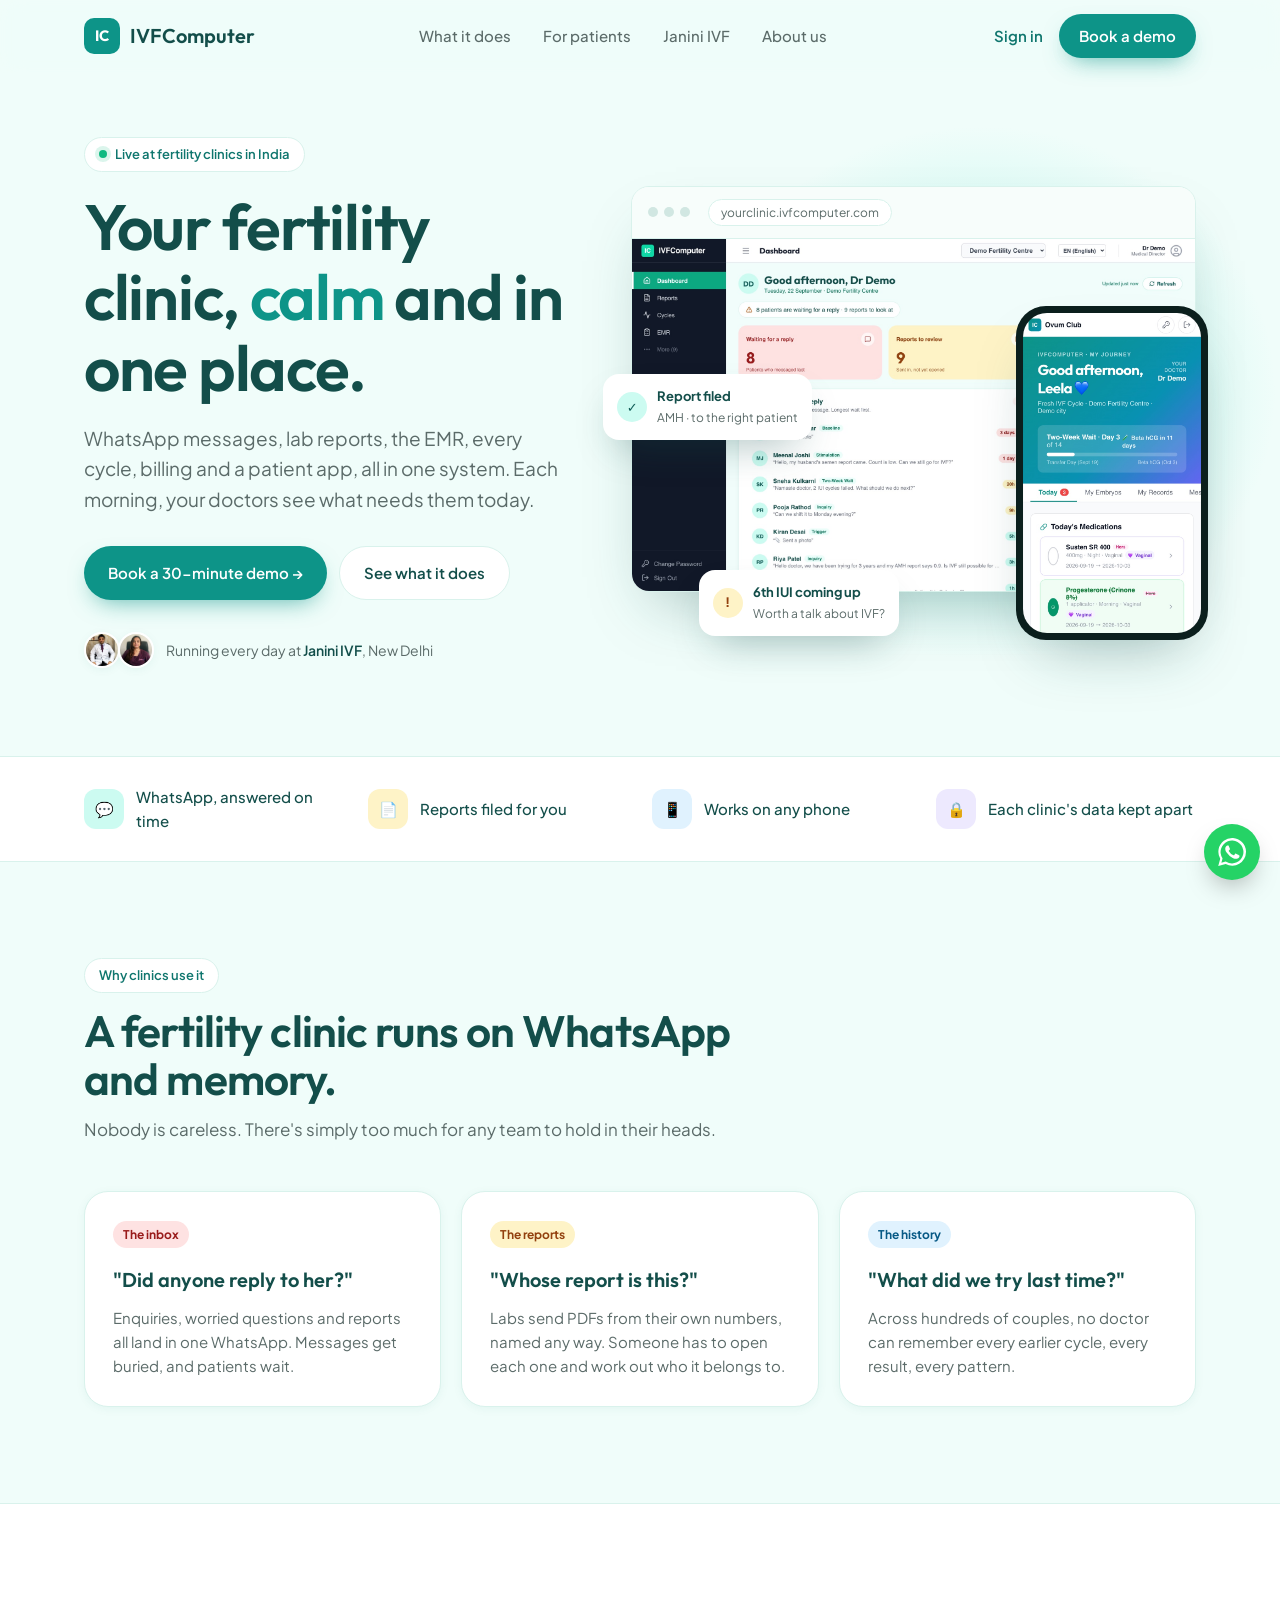
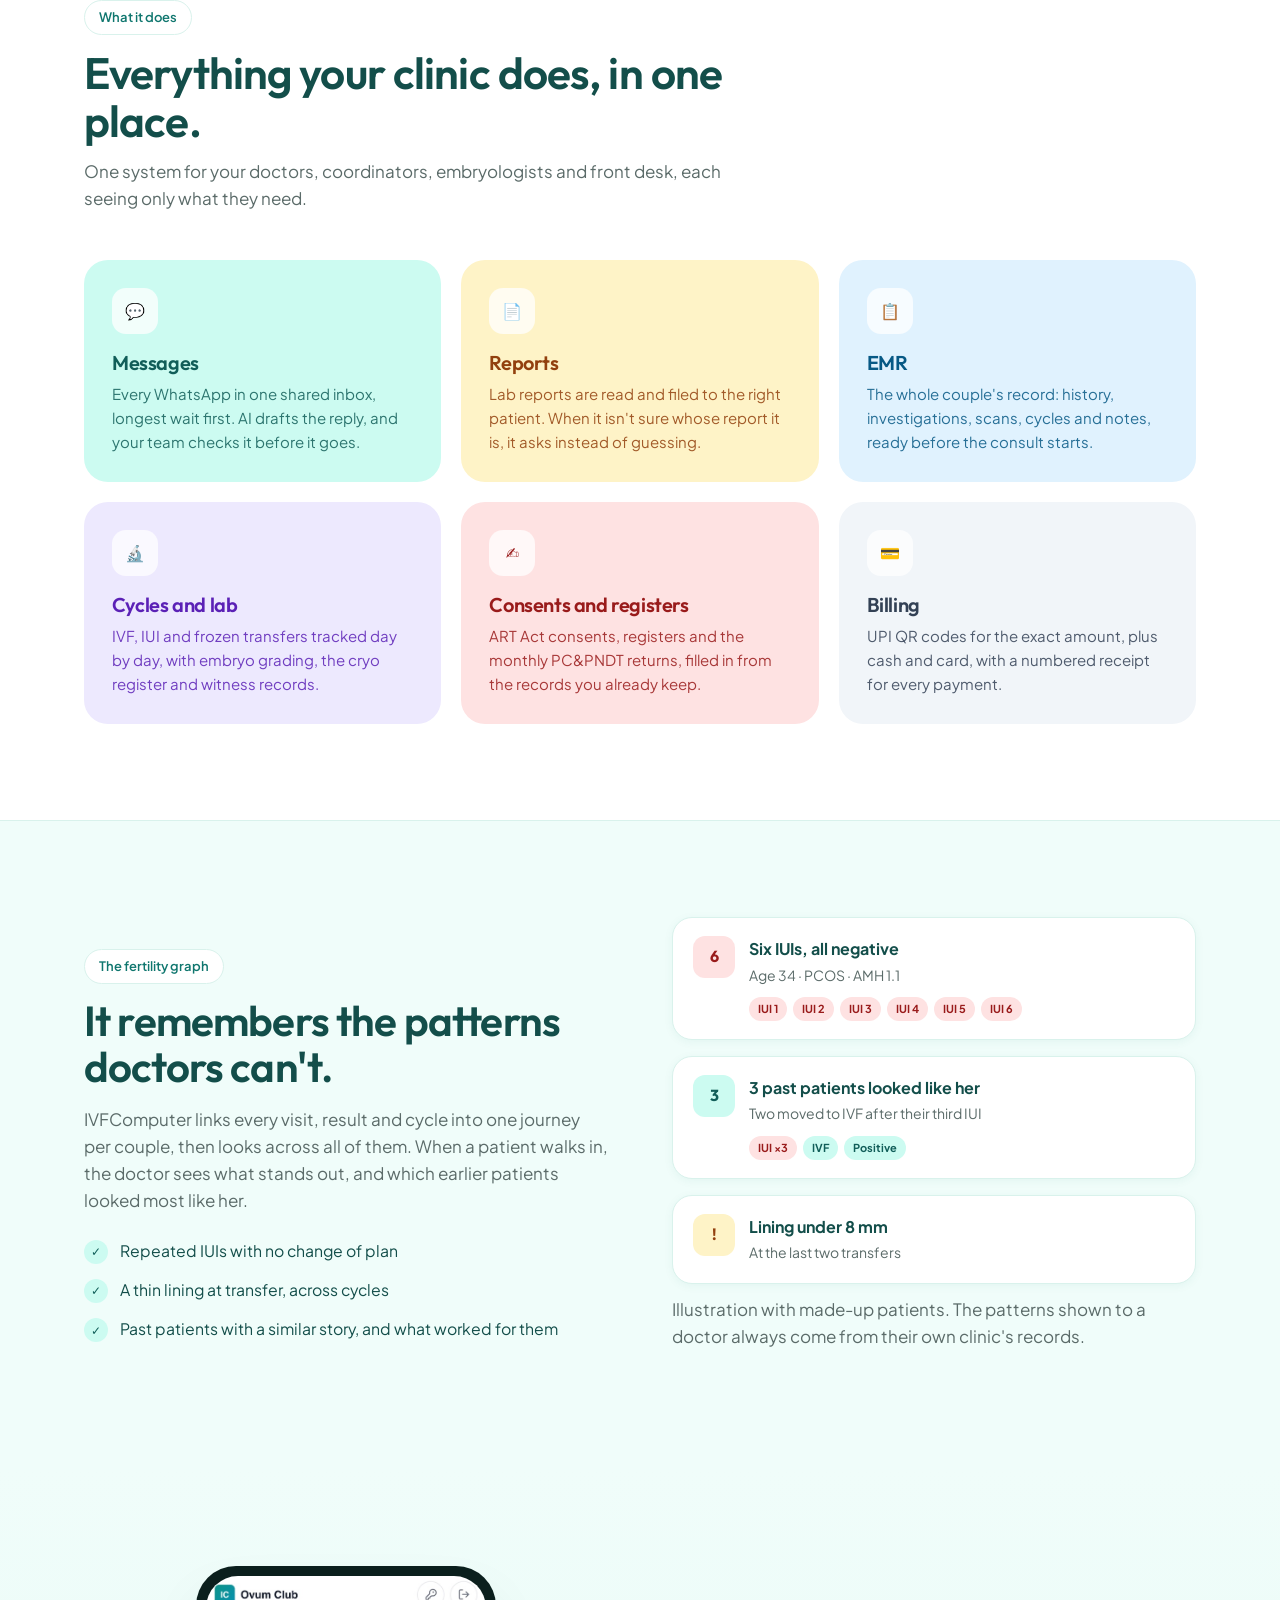
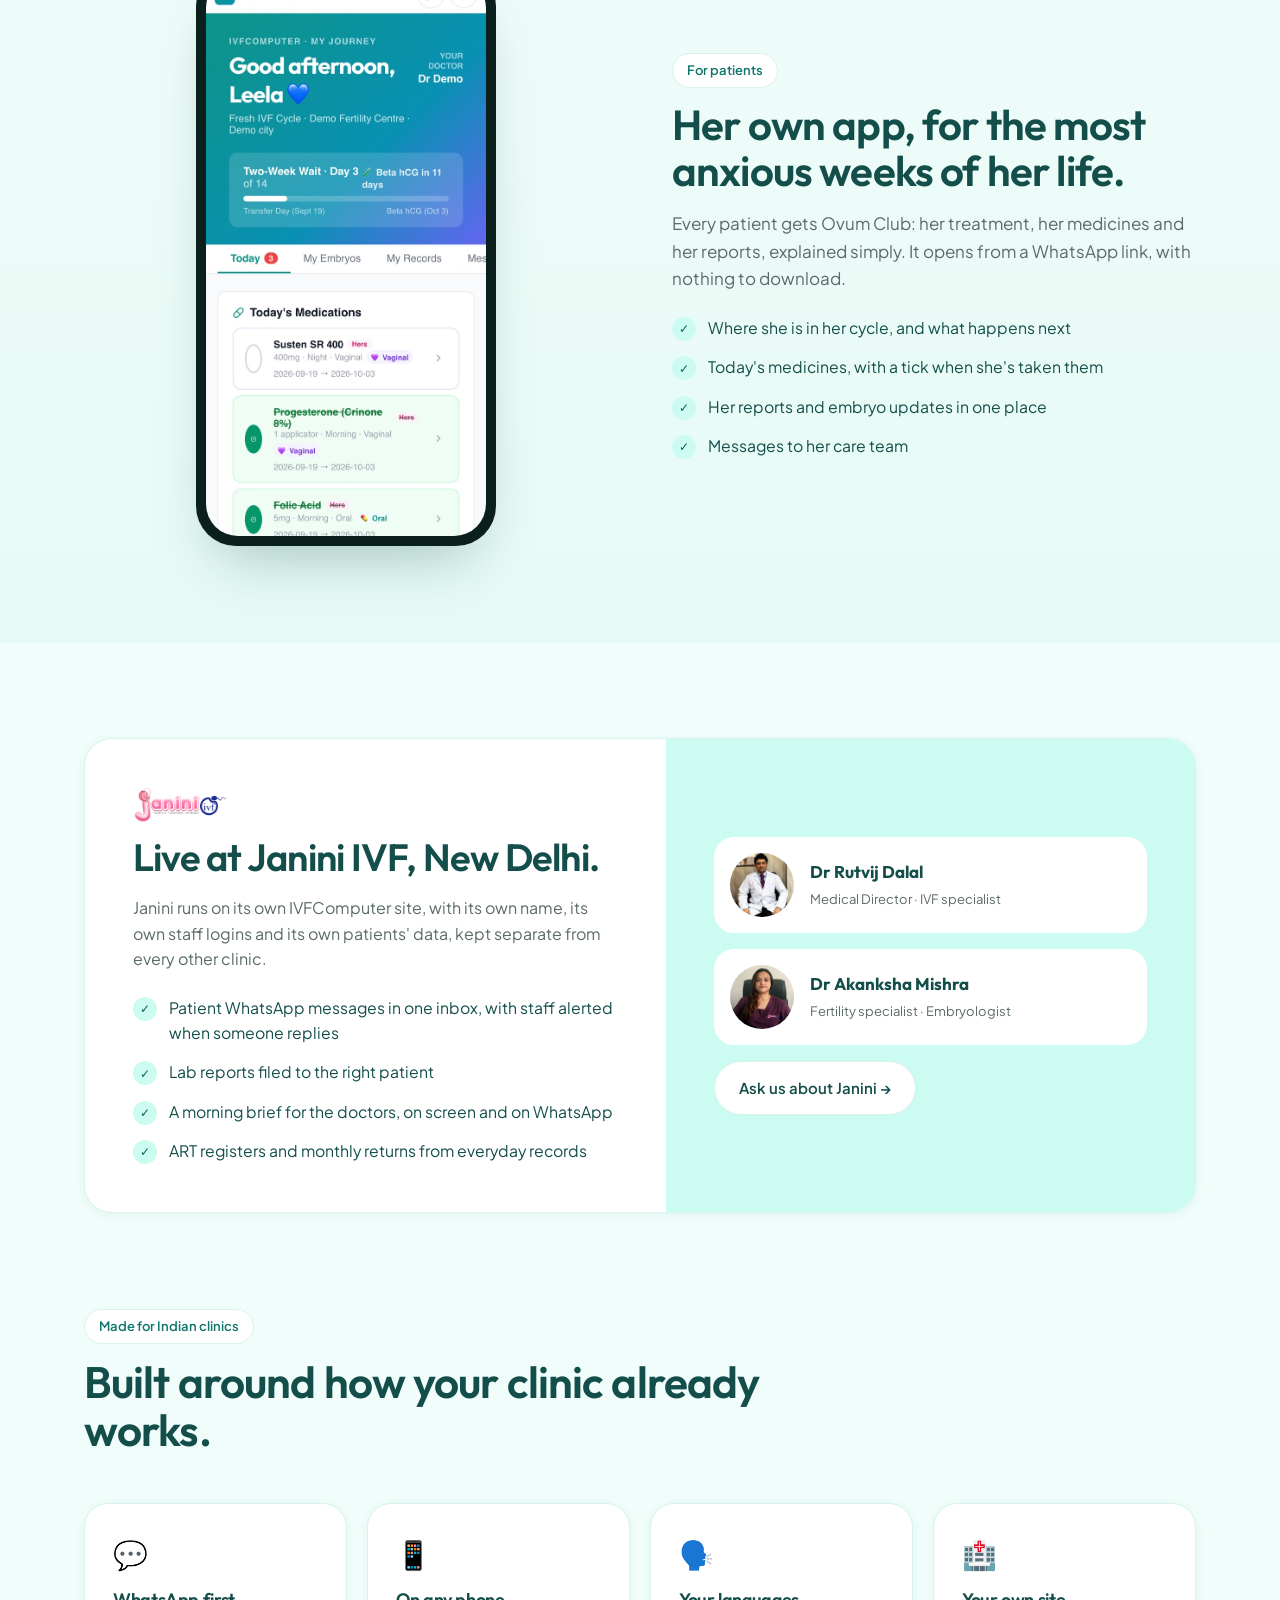
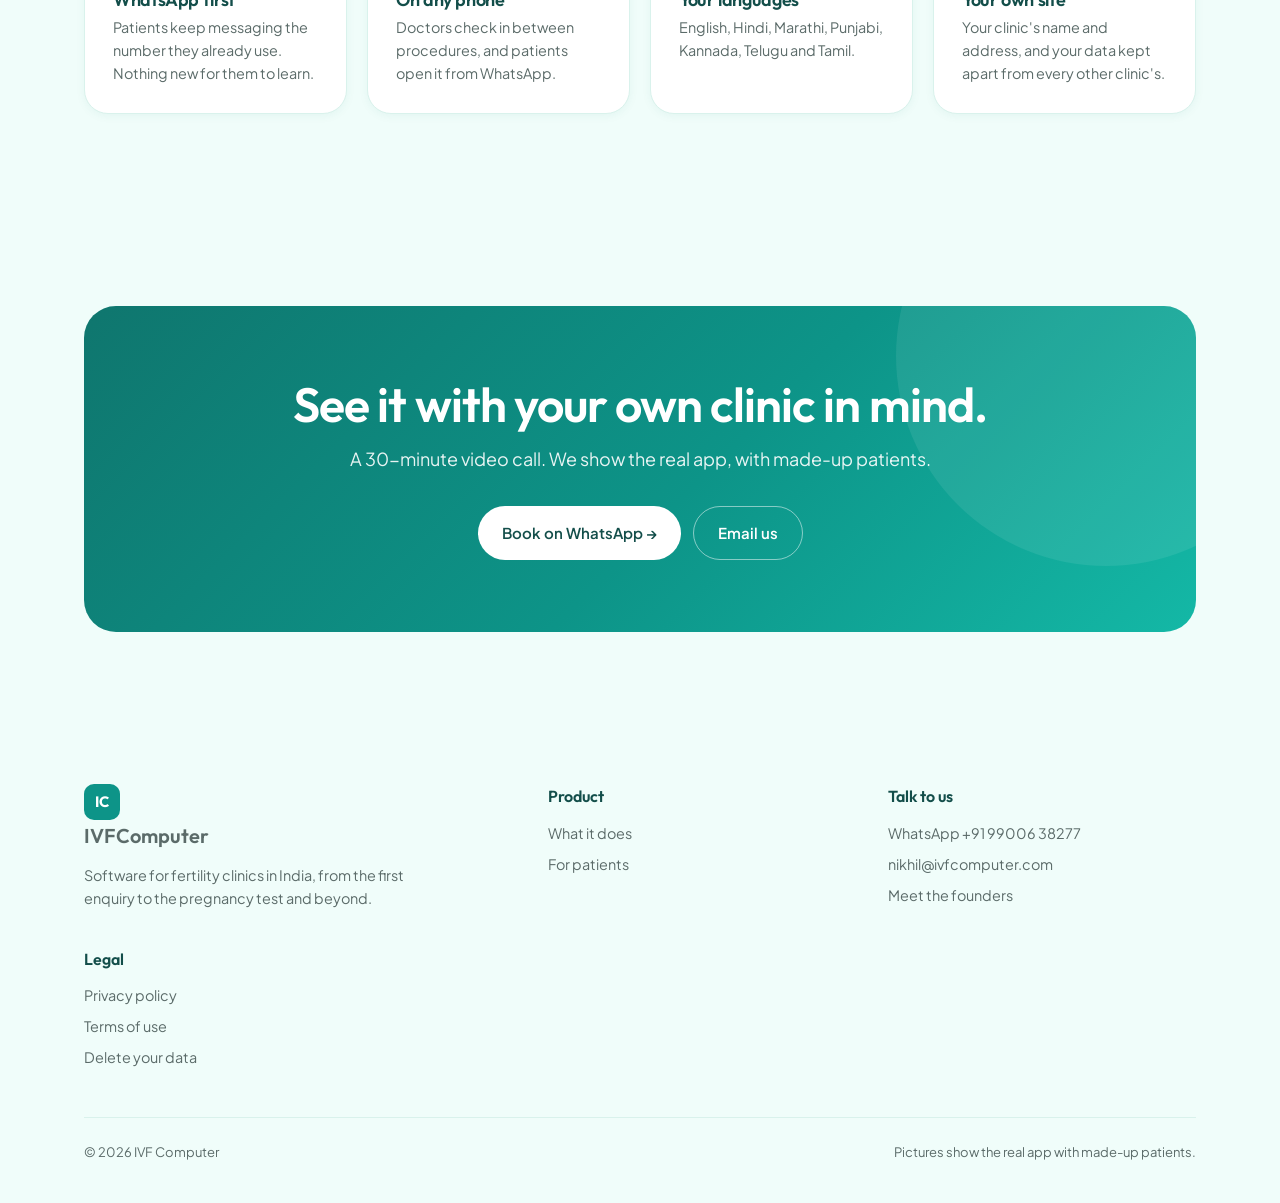
<file: index.html>
<!DOCTYPE html>
<html lang="en-IN">
<head>
  <meta charset="UTF-8">
  <meta name="viewport" content="width=device-width, initial-scale=1.0">
  <title>IVFComputer — Software for fertility clinics</title>
  <meta name="description" content="IVFComputer brings a fertility clinic's WhatsApp, lab reports, EMR, cycles, billing and patient app into one calm place — and shows each doctor what needs them today.">
  <link rel="canonical" href="https://ivfcomputer.com/">
  <link rel="icon" type="image/svg+xml" href="data:image/svg+xml,%3Csvg xmlns='http://www.w3.org/2000/svg' viewBox='0 0 64 64'%3E%3Crect width='64' height='64' rx='14' fill='%230d9488'/%3E%3Ctext x='50%25' y='54%25' font-family='Arial,sans-serif' font-size='30' font-weight='700' fill='white' text-anchor='middle' dominant-baseline='middle'%3EIC%3C/text%3E%3C/svg%3E">
  <link rel="apple-touch-icon" href="/assets/logo-mark.png">
  <meta property="og:type" content="website">
  <meta property="og:url" content="https://ivfcomputer.com/">
  <meta property="og:site_name" content="IVFComputer">
  <meta property="og:locale" content="en_IN">
  <meta property="og:title" content="IVFComputer — Software for fertility clinics">
  <meta property="og:description" content="WhatsApp, lab reports, EMR, cycles, billing and a patient app — in one calm place for your clinic.">
  <meta property="og:image" content="https://ivfcomputer.com/assets/app-dashboard.jpg">
  <link rel="preconnect" href="https://fonts.googleapis.com">
  <link rel="preconnect" href="https://fonts.gstatic.com" crossorigin>
  <link href="https://fonts.googleapis.com/css2?family=Outfit:wght@500;600;700&family=Plus+Jakarta+Sans:wght@400;500;600;700&display=swap" rel="stylesheet">
  <style>
    /* The same soft, warm look as the app: mint page, deep-teal ink,
       rounded white cards and pastel tiles. */
    :root {
      --page: #f0fdfa;
      --page-2: #e6faf5;
      --ink: #134e4a;
      --ink-soft: #0f766e;
      --muted: #5b6b69;
      --teal: #0d9488;
      --teal-dark: #0f766e;
      --line: #d9f2ec;
      --white: #ffffff;
      --mint: #ccfbf1;  --mint-ink: #115e59;
      --rose: #fee2e2;  --rose-ink: #991b1b;
      --amber: #fef3c7; --amber-ink: #92400e;
      --sky: #e0f2fe;   --sky-ink: #075985;
      --lilac: #ede9fe; --lilac-ink: #5b21b6;
      --head: 'Outfit', system-ui, sans-serif;
      --body: 'Plus Jakarta Sans', system-ui, sans-serif;
      --shadow: 0 2px 10px rgba(15,118,110,.06);
      --shadow-lg: 0 30px 60px -24px rgba(19,78,74,.35);
    }
    * { box-sizing: border-box; margin: 0; padding: 0; }
    html { scroll-behavior: smooth; }
    body { font-family: var(--body); color: var(--ink); background: var(--page); line-height: 1.6; -webkit-font-smoothing: antialiased; }
    img { max-width: 100%; height: auto; display: block; }
    a { color: inherit; text-decoration: none; }
    .wrap { max-width: 1160px; margin: 0 auto; padding: 0 24px; }
    h1, h2, h3 { font-family: var(--head); font-weight: 600; letter-spacing: -0.02em; line-height: 1.1; }
    .eyebrow { display: inline-flex; align-items: center; gap: 8px; font-size: .8125rem; font-weight: 600; color: var(--ink-soft); background: var(--white); border: 1px solid var(--line); border-radius: 999px; padding: 6px 14px; }
    .eyebrow .dot { width: 8px; height: 8px; border-radius: 50%; background: #10b981; box-shadow: 0 0 0 4px rgba(16,185,129,.15); }
    .btn { display: inline-flex; align-items: center; justify-content: center; gap: 8px; font-weight: 600; font-size: .9375rem; border-radius: 999px; padding: 14px 24px; transition: transform .15s ease, box-shadow .15s ease, background .15s; white-space: nowrap; }
    .btn-primary { background: var(--teal); color: white; box-shadow: 0 10px 24px -10px rgba(13,148,136,.7); }
    .btn-primary:hover { background: var(--teal-dark); transform: translateY(-1px); }
    .btn-ghost { background: var(--white); color: var(--ink); border: 1px solid var(--line); }
    .btn-ghost:hover { border-color: #99e6d6; transform: translateY(-1px); }
    section { padding: 96px 0; }
    .section-head { max-width: 680px; margin-bottom: 48px; }
    .section-head h2 { font-size: clamp(2rem, 4vw, 2.75rem); margin: 14px 0 12px; }
    .section-head p { font-size: 1.0625rem; color: var(--muted); }
    .center { text-align: center; margin-left: auto; margin-right: auto; }

    /* Header */
    header { position: sticky; top: 0; z-index: 50; background: rgba(240,253,250,.85); backdrop-filter: saturate(160%) blur(12px); -webkit-backdrop-filter: saturate(160%) blur(12px); border-bottom: 1px solid transparent; transition: border-color .2s; }
    header.scrolled { border-bottom-color: var(--line); }
    .nav { display: flex; align-items: center; justify-content: space-between; height: 72px; gap: 16px; }
    .logo { display: flex; align-items: center; gap: 10px; font-family: var(--head); font-weight: 600; font-size: 1.25rem; }
    .logo-mark { width: 36px; height: 36px; border-radius: 10px; background: var(--teal); color: white; display: grid; place-items: center; font-size: .9375rem; font-weight: 700; }
    .nav-links { display: flex; gap: 32px; font-size: .9375rem; font-weight: 500; color: var(--muted); }
    .nav-links a:hover { color: var(--ink); }
    .nav-right { display: flex; align-items: center; gap: 12px; }
    .nav-right .signin { font-size: .9375rem; font-weight: 600; color: var(--ink-soft); padding: 8px 4px; }
    .nav-right .btn { padding: 10px 20px; }

    /* Hero */
    .hero { padding: 64px 0 88px; overflow: hidden; }
    .hero-grid { display: grid; grid-template-columns: 1fr 1.15fr; gap: 56px; align-items: center; }
    .hero h1 { font-size: clamp(2.5rem, 5.4vw, 4rem); margin: 20px 0; }
    .hero h1 em { font-style: normal; color: var(--teal); }
    .hero .lede { font-size: 1.1875rem; color: var(--muted); max-width: 520px; margin-bottom: 32px; }
    .hero-ctas { display: flex; gap: 12px; flex-wrap: wrap; }
    .hero-proof { margin-top: 32px; display: flex; align-items: center; gap: 12px; font-size: .875rem; color: var(--muted); }
    .hero-proof img { width: 36px; height: 36px; border-radius: 50%; object-fit: cover; border: 2px solid white; box-shadow: var(--shadow); }
    .hero-proof img + img { margin-left: -14px; }
    .hero-proof b { color: var(--ink); font-weight: 600; }

    /* The picture: the real app, with made-up patients */
    .shot { position: relative; padding: 20px 0 48px 0; }
    .shot::before { content: ''; position: absolute; inset: -40px -80px -20px 10%; background: radial-gradient(closest-side, rgba(94,234,212,.45), transparent); z-index: 0; }
    .browser { position: relative; z-index: 1; background: white; border-radius: 18px; box-shadow: var(--shadow-lg); border: 1px solid var(--line); overflow: hidden; }
    .browser-bar { display: flex; align-items: center; gap: 6px; padding: 12px 16px; background: #f7fdfb; border-bottom: 1px solid var(--line); }
    .browser-bar i { width: 10px; height: 10px; border-radius: 50%; background: #d1e7e2; }
    .browser-bar span { margin-left: 12px; font-size: .75rem; color: var(--muted); background: white; border: 1px solid var(--line); border-radius: 999px; padding: 3px 12px; }
    .phone { position: absolute; z-index: 2; right: -12px; bottom: 0; width: 34%; max-width: 210px; border-radius: 30px; background: #0b1f1d; padding: 7px; box-shadow: var(--shadow-lg); }
    .phone img { border-radius: 24px; aspect-ratio: 390 / 700; object-fit: cover; object-position: top; width: 100%; }
    .float { position: absolute; z-index: 3; background: white; border-radius: 16px; box-shadow: 0 18px 40px -16px rgba(19,78,74,.4); padding: 12px 14px; display: flex; align-items: center; gap: 10px; font-size: .8125rem; }
    .float b { display: block; font-weight: 700; color: var(--ink); }
    .float small { color: var(--muted); font-size: .75rem; }
    .float .ico { width: 30px; height: 30px; border-radius: 50%; display: grid; place-items: center; font-weight: 800; flex-shrink: 0; }
    .float-a { left: -28px; top: 44%; }
    .float-b { left: 12%; bottom: 4px; }
    @media (prefers-reduced-motion: no-preference) {
      .float-a { animation: drift 6s ease-in-out infinite; }
      .float-b { animation: drift 5s ease-in-out -2s infinite; }
      .phone { animation: drift 7s ease-in-out -1s infinite; }
      .reveal { opacity: 0; transform: translateY(18px); transition: opacity .7s ease, transform .7s ease; }
      .reveal.in { opacity: 1; transform: none; }
    }
    @keyframes drift { 0%,100% { transform: translateY(0); } 50% { transform: translateY(-8px); } }

    /* Proof strip */
    .strip { padding: 28px 0; border-top: 1px solid var(--line); border-bottom: 1px solid var(--line); background: var(--white); }
    .strip-grid { display: grid; grid-template-columns: repeat(4, 1fr); gap: 24px; }
    .strip-item { display: flex; align-items: center; gap: 12px; font-size: .9375rem; font-weight: 500; color: var(--ink); }
    .strip-item .ic { width: 40px; height: 40px; border-radius: 12px; display: grid; place-items: center; flex-shrink: 0; }

    /* Problem */
    .problem-grid { display: grid; grid-template-columns: repeat(3, 1fr); gap: 20px; }
    .card { background: white; border: 1px solid var(--line); border-radius: 24px; padding: 28px; box-shadow: var(--shadow); }
    .problem .card .q { font-family: var(--head); font-size: 1.25rem; font-weight: 600; margin-bottom: 10px; }
    .problem .card p { color: var(--muted); font-size: .9375rem; }
    .problem .card .tag { display: inline-block; font-size: .75rem; font-weight: 700; padding: 4px 10px; border-radius: 999px; margin-bottom: 16px; }

    /* Features */
    .features { background: white; border-top: 1px solid var(--line); border-bottom: 1px solid var(--line); }
    .feat-grid { display: grid; grid-template-columns: repeat(3, 1fr); gap: 20px; }
    .feat { border-radius: 24px; padding: 28px; transition: transform .2s ease, box-shadow .2s ease; }
    .feat:hover { transform: translateY(-3px); box-shadow: 0 16px 30px -18px rgba(19,78,74,.35); }
    .feat .ic { width: 46px; height: 46px; border-radius: 14px; background: rgba(255,255,255,.75); display: grid; place-items: center; margin-bottom: 18px; }
    .feat h3 { font-size: 1.25rem; margin-bottom: 8px; }
    .feat p { font-size: .9375rem; opacity: .85; }

    /* Split sections */
    .split { display: grid; grid-template-columns: 1fr 1fr; gap: 64px; align-items: center; }
    .split h2 { font-size: clamp(2rem, 4vw, 2.625rem); margin: 14px 0 16px; }
    .split > div > p { color: var(--muted); font-size: 1.0625rem; margin-bottom: 24px; }
    .ticks { list-style: none; display: grid; gap: 14px; }
    .ticks li { display: flex; gap: 12px; align-items: flex-start; font-size: .9875rem; }
    .ticks li::before { content: '✓'; flex-shrink: 0; width: 24px; height: 24px; border-radius: 50%; background: var(--mint); color: var(--mint-ink); font-weight: 800; font-size: .75rem; display: grid; place-items: center; margin-top: 1px; }

    /* Pattern card (drawn, illustrative) */
    .pattern-stack { position: relative; display: grid; gap: 16px; }
    .pat { background: white; border: 1px solid var(--line); border-radius: 20px; padding: 18px 20px; box-shadow: var(--shadow); display: flex; gap: 14px; align-items: flex-start; }
    .pat .badge { flex-shrink: 0; width: 42px; height: 42px; border-radius: 12px; display: grid; place-items: center; font-family: var(--head); font-weight: 700; }
    .pat b { display: block; font-size: 1rem; }
    .pat span { font-size: .875rem; color: var(--muted); }
    .journey { display: flex; gap: 6px; margin-top: 10px; flex-wrap: wrap; }
    .journey i { font-style: normal; font-size: .6875rem; font-weight: 700; padding: 3px 9px; border-radius: 999px; background: var(--rose); color: var(--rose-ink); }
    .journey i.ok { background: var(--mint); color: var(--mint-ink); }
    .fine { font-size: .8125rem; color: var(--muted); margin-top: 12px; }

    /* Patient app */
    .patient { background: linear-gradient(180deg, var(--page) 0%, var(--page-2) 100%); }
    .phone-lg { width: 300px; max-width: 80%; margin: 0 auto; border-radius: 40px; background: #0b1f1d; padding: 10px; box-shadow: var(--shadow-lg); }
    .phone-lg img { border-radius: 32px; aspect-ratio: 390 / 780; object-fit: cover; object-position: top; width: 100%; }

    /* Janini */
    .janini { display: grid; grid-template-columns: 1.1fr 1fr; gap: 0; border-radius: 28px; overflow: hidden; background: white; border: 1px solid var(--line); box-shadow: var(--shadow); }
    .janini-l { padding: 48px; }
    .janini-l h2 { font-size: clamp(1.75rem, 3.4vw, 2.375rem); margin: 14px 0 16px; }
    .janini-l > p { color: var(--muted); margin-bottom: 24px; }
    .janini-r { background: var(--mint); padding: 48px; display: grid; gap: 16px; align-content: center; }
    .doc { display: flex; gap: 16px; align-items: center; background: white; border-radius: 20px; padding: 16px; }
    .doc img { width: 64px; height: 64px; border-radius: 50%; object-fit: cover; }
    .doc b { display: block; font-family: var(--head); font-size: 1.0625rem; }
    .doc span { font-size: .8125rem; color: var(--muted); }
    .janini-logo { height: 36px; width: auto; margin-bottom: 4px; border-radius: 6px; }

    /* Built for India */
    .india-grid { display: grid; grid-template-columns: repeat(4, 1fr); gap: 20px; }
    .india-grid .card h3 { font-size: 1.125rem; margin: 14px 0 6px; }
    .india-grid .card p { font-size: .9rem; color: var(--muted); }
    .india-grid .emoji { font-size: 1.75rem; }

    /* CTA */
    .cta { text-align: center; }
    .cta-box { background: linear-gradient(135deg, #0f766e 0%, #0d9488 55%, #14b8a6 100%); color: white; border-radius: 32px; padding: 72px 32px; position: relative; overflow: hidden; }
    .cta-box::after { content: ''; position: absolute; width: 420px; height: 420px; right: -120px; top: -160px; border-radius: 50%; background: rgba(255,255,255,.08); }
    .cta-box h2 { font-size: clamp(2rem, 4.4vw, 3rem); margin-bottom: 14px; position: relative; }
    .cta-box p { font-size: 1.125rem; opacity: .9; margin-bottom: 32px; position: relative; }
    .cta-box .btn { position: relative; }
    .cta-box .btn-white { background: white; color: var(--ink); }
    .cta-box .btn-white:hover { transform: translateY(-1px); }
    .cta-box .btn-line { border: 1px solid rgba(255,255,255,.5); color: white; }

    footer { padding: 56px 0 40px; font-size: .9rem; color: var(--muted); }
    .foot { display: grid; grid-template-columns: 1.4fr 1fr 1fr; gap: 32px; }
    .foot h4 { font-family: var(--head); color: var(--ink); font-weight: 600; margin-bottom: 12px; font-size: 1rem; }
    .foot a { display: block; margin-bottom: 8px; }
    .foot a:hover { color: var(--ink); }
    .foot-bottom { margin-top: 40px; padding-top: 24px; border-top: 1px solid var(--line); display: flex; justify-content: space-between; gap: 16px; flex-wrap: wrap; font-size: .8125rem; }

    .wa-fab { position: fixed; right: 20px; bottom: 20px; z-index: 60; width: 56px; height: 56px; border-radius: 50%; background: #25d366; display: grid; place-items: center; box-shadow: 0 12px 28px -10px rgba(0,0,0,.4); transition: transform .15s; }
    .wa-fab:hover { transform: scale(1.06); }

    /* Tablets */
    @media (max-width: 1000px) {
      .hero-grid, .split, .janini { grid-template-columns: 1fr; }
      .hero-grid { gap: 40px; }
      .feat-grid, .india-grid { grid-template-columns: repeat(2, 1fr); }
      .strip-grid { grid-template-columns: repeat(2, 1fr); }
      .split .visual { order: -1; }
      .nav-links { display: none; }
    }
    /* Phones */
    @media (max-width: 640px) {
      .wrap { padding: 0 16px; }
      section { padding: 64px 0; }
      .hero { padding: 32px 0 56px; }
      .hero .lede { font-size: 1.0625rem; }
      .hero-ctas .btn { flex: 1 1 100%; }
      .problem-grid, .feat-grid, .india-grid, .foot { grid-template-columns: 1fr; }
      .strip-grid { grid-template-columns: 1fr; gap: 14px; }
      .float-a { left: -6px; top: 36%; }
      .float-b { display: none; }
      .phone { right: -4px; width: 36%; border-radius: 22px; padding: 5px; }
      .phone img { border-radius: 18px; }
      .janini-l, .janini-r { padding: 28px 20px; }
      .nav-right .signin { display: none; }
      .cta-box { padding: 56px 20px; border-radius: 24px; }
      .card, .feat { padding: 24px 20px; }
    }
  </style>
</head>
<body>

<header id="top">
  <div class="wrap nav">
    <a href="/" class="logo"><span class="logo-mark">IC</span>IVFComputer</a>
    <nav class="nav-links">
      <a href="#features">What it does</a>
      <a href="#patients">For patients</a>
      <a href="#janini">Janini IVF</a>
      <a href="/about">About us</a>
    </nav>
    <div class="nav-right">
      <a class="signin" href="/login">Sign in</a>
      <a class="btn btn-primary" href="https://wa.me/919900638277?text=I'd%20like%20to%20see%20IVFComputer">Book a demo</a>
    </div>
  </div>
</header>

<main>
  <!-- Hero -->
  <section class="hero">
    <div class="wrap hero-grid">
      <div>
        <span class="eyebrow"><span class="dot"></span>Live at fertility clinics in India</span>
        <h1>Your fertility clinic, <em>calm</em> and in one place.</h1>
        <p class="lede">WhatsApp messages, lab reports, the EMR, every cycle, billing and a patient app, all in one system. Each morning, your doctors see what needs them today.</p>
        <div class="hero-ctas">
          <a class="btn btn-primary" href="https://wa.me/919900638277?text=I'd%20like%20a%20demo%20of%20IVFComputer">Book a 30-minute demo →</a>
          <a class="btn btn-ghost" href="#features">See what it does</a>
        </div>
        <div class="hero-proof">
          <img src="assets/dr-rutvij-dalal.jpg" alt="">
          <img src="assets/dr-akanksha-mishra.jpg" alt="">
          <span>Running every day at <b>Janini IVF</b>, New Delhi</span>
        </div>
      </div>

      <div class="shot" aria-label="The IVFComputer doctor's dashboard, and the patient app on a phone">
        <div class="browser">
          <div class="browser-bar"><i></i><i></i><i></i><span>yourclinic.ivfcomputer.com</span></div>
          <img src="assets/app-dashboard.jpg" alt="The doctor's dashboard: patients waiting for a reply, reports to review, and active cycles" width="1800" height="1125">
        </div>
        <div class="phone"><img src="assets/app-patient.jpg" alt="The patient app, showing her two-week wait and today's medicines" loading="lazy"></div>
        <div class="float float-a"><div class="ico" style="background:var(--mint);color:var(--mint-ink)">✓</div><div><b>Report filed</b><small>AMH · to the right patient</small></div></div>
        <div class="float float-b"><div class="ico" style="background:var(--amber);color:var(--amber-ink)">!</div><div><b>6th IUI coming up</b><small>Worth a talk about IVF?</small></div></div>
      </div>
    </div>
  </section>

  <!-- Strip -->
  <div class="strip">
    <div class="wrap strip-grid">
      <div class="strip-item"><span class="ic" style="background:var(--mint)">💬</span>WhatsApp, answered on time</div>
      <div class="strip-item"><span class="ic" style="background:var(--amber)">📄</span>Reports filed for you</div>
      <div class="strip-item"><span class="ic" style="background:var(--sky)">📱</span>Works on any phone</div>
      <div class="strip-item"><span class="ic" style="background:var(--lilac)">🔒</span>Each clinic's data kept apart</div>
    </div>
  </div>

  <!-- Problem -->
  <section class="problem">
    <div class="wrap">
      <div class="section-head reveal">
        <span class="eyebrow">Why clinics use it</span>
        <h2>A fertility clinic runs on WhatsApp and memory.</h2>
        <p>Nobody is careless. There's simply too much for any team to hold in their heads.</p>
      </div>
      <div class="problem-grid">
        <div class="card reveal"><span class="tag" style="background:var(--rose);color:var(--rose-ink)">The inbox</span><div class="q">"Did anyone reply to her?"</div><p>Enquiries, worried questions and reports all land in one WhatsApp. Messages get buried, and patients wait.</p></div>
        <div class="card reveal"><span class="tag" style="background:var(--amber);color:var(--amber-ink)">The reports</span><div class="q">"Whose report is this?"</div><p>Labs send PDFs from their own numbers, named any way. Someone has to open each one and work out who it belongs to.</p></div>
        <div class="card reveal"><span class="tag" style="background:var(--sky);color:var(--sky-ink)">The history</span><div class="q">"What did we try last time?"</div><p>Across hundreds of couples, no doctor can remember every earlier cycle, every result, every pattern.</p></div>
      </div>
    </div>
  </section>

  <!-- Features -->
  <section class="features" id="features">
    <div class="wrap">
      <div class="section-head reveal">
        <span class="eyebrow">What it does</span>
        <h2>Everything your clinic does, in one place.</h2>
        <p>One system for your doctors, coordinators, embryologists and front desk, each seeing only what they need.</p>
      </div>
      <div class="feat-grid">
        <div class="feat reveal" style="background:var(--mint);color:var(--mint-ink)"><div class="ic">💬</div><h3>Messages</h3><p>Every WhatsApp in one shared inbox, longest wait first. AI drafts the reply, and your team checks it before it goes.</p></div>
        <div class="feat reveal" style="background:var(--amber);color:var(--amber-ink)"><div class="ic">📄</div><h3>Reports</h3><p>Lab reports are read and filed to the right patient. When it isn't sure whose report it is, it asks instead of guessing.</p></div>
        <div class="feat reveal" style="background:var(--sky);color:var(--sky-ink)"><div class="ic">📋</div><h3>EMR</h3><p>The whole couple's record: history, investigations, scans, cycles and notes, ready before the consult starts.</p></div>
        <div class="feat reveal" style="background:var(--lilac);color:var(--lilac-ink)"><div class="ic">🔬</div><h3>Cycles and lab</h3><p>IVF, IUI and frozen transfers tracked day by day, with embryo grading, the cryo register and witness records.</p></div>
        <div class="feat reveal" style="background:var(--rose);color:var(--rose-ink)"><div class="ic">✍️</div><h3>Consents and registers</h3><p>ART Act consents, registers and the monthly PC&amp;PNDT returns, filled in from the records you already keep.</p></div>
        <div class="feat reveal" style="background:#f1f5f9;color:#334155"><div class="ic">💳</div><h3>Billing</h3><p>UPI QR codes for the exact amount, plus cash and card, with a numbered receipt for every payment.</p></div>
      </div>
    </div>
  </section>

  <!-- Patterns -->
  <section>
    <div class="wrap split">
      <div class="reveal">
        <span class="eyebrow">The fertility graph</span>
        <h2>It remembers the patterns doctors can't.</h2>
        <p>IVFComputer links every visit, result and cycle into one journey per couple, then looks across all of them. When a patient walks in, the doctor sees what stands out, and which earlier patients looked most like her.</p>
        <ul class="ticks">
          <li>Repeated IUIs with no change of plan</li>
          <li>A thin lining at transfer, across cycles</li>
          <li>Past patients with a similar story, and what worked for them</li>
        </ul>
      </div>
      <div class="visual reveal">
        <div class="pattern-stack">
          <div class="pat"><div class="badge" style="background:var(--rose);color:var(--rose-ink)">6</div><div><b>Six IUIs, all negative</b><span>Age 34 · PCOS · AMH 1.1</span><div class="journey"><i>IUI 1</i><i>IUI 2</i><i>IUI 3</i><i>IUI 4</i><i>IUI 5</i><i>IUI 6</i></div></div></div>
          <div class="pat"><div class="badge" style="background:var(--mint);color:var(--mint-ink)">3</div><div><b>3 past patients looked like her</b><span>Two moved to IVF after their third IUI</span><div class="journey"><i>IUI ×3</i><i class="ok">IVF</i><i class="ok">Positive</i></div></div></div>
          <div class="pat"><div class="badge" style="background:var(--amber);color:var(--amber-ink)">!</div><div><b>Lining under 8 mm</b><span>At the last two transfers</span></div></div>
        </div>
        <p class="fine">Illustration with made-up patients. The patterns shown to a doctor always come from their own clinic's records.</p>
      </div>
    </div>
  </section>

  <!-- Patients -->
  <section class="patient" id="patients">
    <div class="wrap split">
      <div class="visual reveal"><div class="phone-lg"><img src="assets/app-patient.jpg" alt="The patient app: her stage, days to her pregnancy test, and today's medicines" loading="lazy"></div></div>
      <div class="reveal">
        <span class="eyebrow">For patients</span>
        <h2>Her own app, for the most anxious weeks of her life.</h2>
        <p>Every patient gets Ovum Club: her treatment, her medicines and her reports, explained simply. It opens from a WhatsApp link, with nothing to download.</p>
        <ul class="ticks">
          <li>Where she is in her cycle, and what happens next</li>
          <li>Today's medicines, with a tick when she's taken them</li>
          <li>Her reports and embryo updates in one place</li>
          <li>Messages to her care team</li>
        </ul>
      </div>
    </div>
  </section>

  <!-- Janini -->
  <section id="janini">
    <div class="wrap">
      <div class="janini reveal">
        <div class="janini-l">
          <img class="janini-logo" src="assets/janini-logo.jpg" alt="Janini IVF">
          <h2>Live at Janini IVF, New Delhi.</h2>
          <p>Janini runs on its own IVFComputer site, with its own name, its own staff logins and its own patients' data, kept separate from every other clinic.</p>
          <ul class="ticks">
            <li>Patient WhatsApp messages in one inbox, with staff alerted when someone replies</li>
            <li>Lab reports filed to the right patient</li>
            <li>A morning brief for the doctors, on screen and on WhatsApp</li>
            <li>ART registers and monthly returns from everyday records</li>
          </ul>
        </div>
        <div class="janini-r">
          <div class="doc"><img src="assets/dr-rutvij-dalal.jpg" alt="Dr Rutvij Dalal"><div><b>Dr Rutvij Dalal</b><span>Medical Director · IVF specialist</span></div></div>
          <div class="doc"><img src="assets/dr-akanksha-mishra.jpg" alt="Dr Akanksha Mishra"><div><b>Dr Akanksha Mishra</b><span>Fertility specialist · Embryologist</span></div></div>
          <a class="btn btn-ghost" style="justify-self:start" href="https://wa.me/919900638277?text=I'd%20like%20to%20hear%20about%20the%20Janini%20setup">Ask us about Janini →</a>
        </div>
      </div>
    </div>
  </section>

  <!-- India -->
  <section style="padding-top:0">
    <div class="wrap">
      <div class="section-head reveal">
        <span class="eyebrow">Made for Indian clinics</span>
        <h2>Built around how your clinic already works.</h2>
      </div>
      <div class="india-grid">
        <div class="card reveal"><div class="emoji">💬</div><h3>WhatsApp first</h3><p>Patients keep messaging the number they already use. Nothing new for them to learn.</p></div>
        <div class="card reveal"><div class="emoji">📱</div><h3>On any phone</h3><p>Doctors check in between procedures, and patients open it from WhatsApp.</p></div>
        <div class="card reveal"><div class="emoji">🗣️</div><h3>Your languages</h3><p>English, Hindi, Marathi, Punjabi, Kannada, Telugu and Tamil.</p></div>
        <div class="card reveal"><div class="emoji">🏥</div><h3>Your own site</h3><p>Your clinic's name and address, and your data kept apart from every other clinic's.</p></div>
      </div>
    </div>
  </section>

  <!-- CTA -->
  <section class="cta">
    <div class="wrap">
      <div class="cta-box reveal">
        <h2>See it with your own clinic in mind.</h2>
        <p>A 30-minute video call. We show the real app, with made-up patients.</p>
        <div class="hero-ctas" style="justify-content:center">
          <a class="btn btn-white" href="https://wa.me/919900638277?text=I'd%20like%20a%20demo%20of%20IVFComputer">Book on WhatsApp →</a>
          <a class="btn btn-line" href="mailto:nikhil@ivfcomputer.com">Email us</a>
        </div>
      </div>
    </div>
  </section>
</main>

<footer>
  <div class="wrap">
    <div class="foot">
      <div>
        <a href="/" class="logo" style="margin-bottom:12px"><span class="logo-mark">IC</span>IVFComputer</a>
        <p style="max-width:320px">Software for fertility clinics in India, from the first enquiry to the pregnancy test and beyond.</p>
      </div>
      <div>
        <h4>Product</h4>
        <a href="#features">What it does</a>
        <a href="#patients">For patients</a>
        </div>
      <div>
        <h4>Talk to us</h4>
        <a href="https://wa.me/919900638277">WhatsApp +91 99006 38277</a>
        <a href="mailto:nikhil@ivfcomputer.com">nikhil@ivfcomputer.com</a>
        <a href="/about">Meet the founders</a>
      </div>
      <div>
        <h4>Legal</h4>
        <a href="/privacy">Privacy policy</a>
        <a href="/terms">Terms of use</a>
        <a href="/data-deletion">Delete your data</a>
      </div>
    </div>
    <div class="foot-bottom">
      <span>© 2026 IVF Computer</span>
      <span>Pictures show the real app with made-up patients.</span>
    </div>
  </div>
</footer>

<a class="wa-fab" href="https://wa.me/919900638277?text=Hi%2C%20I'd%20like%20to%20know%20more%20about%20IVFComputer" aria-label="Message us on WhatsApp">
  <svg width="28" height="28" viewBox="0 0 24 24" fill="white" aria-hidden="true"><path d="M17.5 14.4c-.3-.1-1.8-.9-2-1s-.5-.1-.7.1-.8 1-.9 1.2-.3.2-.6.1a8.2 8.2 0 0 1-4-3.5c-.3-.5.3-.5.9-1.6.1-.2 0-.4 0-.5l-.9-2.2c-.2-.6-.5-.5-.7-.5h-.6a1.1 1.1 0 0 0-.8.4 3.4 3.4 0 0 0-1 2.5 5.9 5.9 0 0 0 1.2 3.1 13.4 13.4 0 0 0 5.2 4.6c1.9.8 2.7.9 3.6.7a3.1 3.1 0 0 0 2-1.4 2.5 2.5 0 0 0 .2-1.4c-.1-.1-.3-.2-.6-.3M12 21.8a9.8 9.8 0 0 1-5-1.4l-.4-.2-3.7 1 1-3.6-.2-.4A9.8 9.8 0 1 1 12 21.8M20.5 3.5A11.8 11.8 0 0 0 1.9 17.7L.2 24l6.4-1.7A11.8 11.8 0 0 0 24 12a11.7 11.7 0 0 0-3.5-8.5"/></svg>
</a>

<script>
  // A soft line under the header once the page scrolls, and sections that
  // ease in as they arrive. Both are decoration; the page reads fine without.
  const header = document.querySelector('header');
  addEventListener('scroll', () => header.classList.toggle('scrolled', scrollY > 8), { passive: true });
  if ('IntersectionObserver' in window) {
    const io = new IntersectionObserver((entries) => entries.forEach(e => {
      if (e.isIntersecting) { e.target.classList.add('in'); io.unobserve(e.target); }
    }), { threshold: 0.12 });
    document.querySelectorAll('.reveal').forEach(el => io.observe(el));
  } else {
    document.querySelectorAll('.reveal').forEach(el => el.classList.add('in'));
  }
</script>
</body>
</html>
</file>
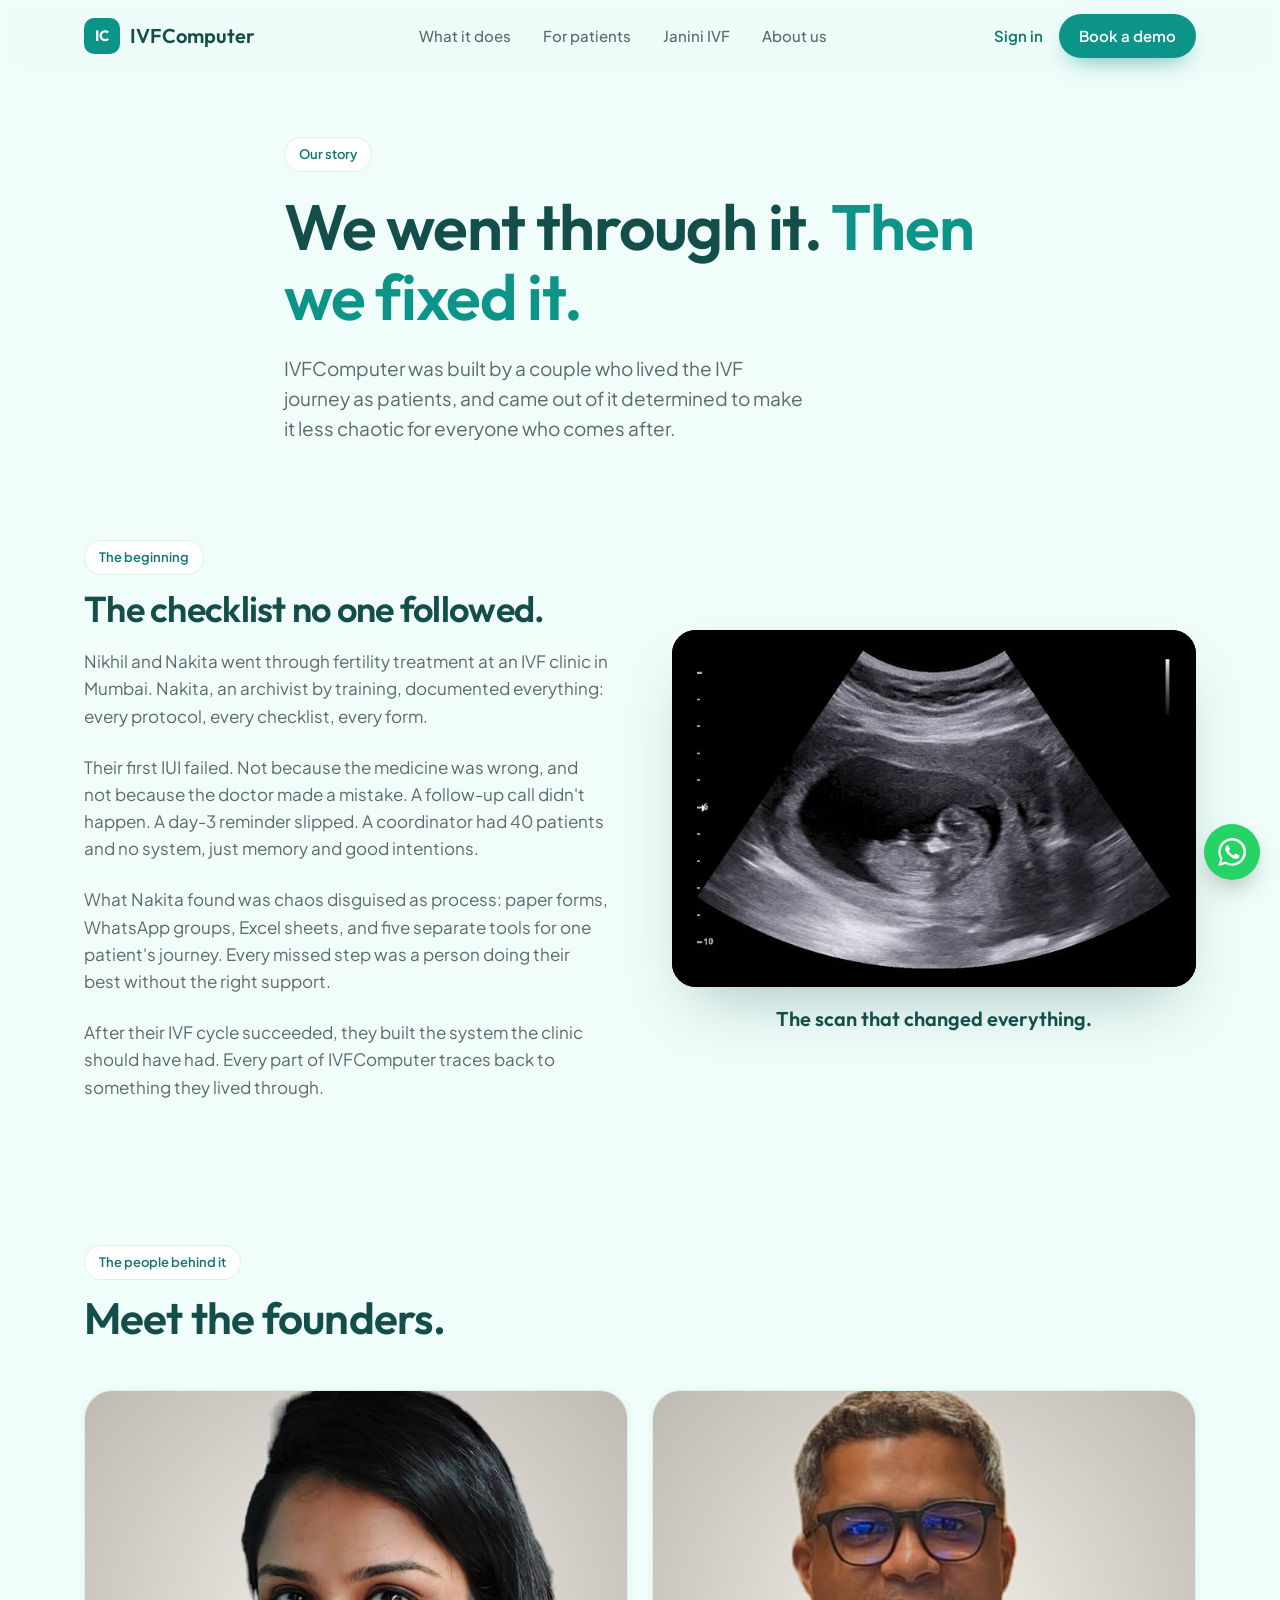
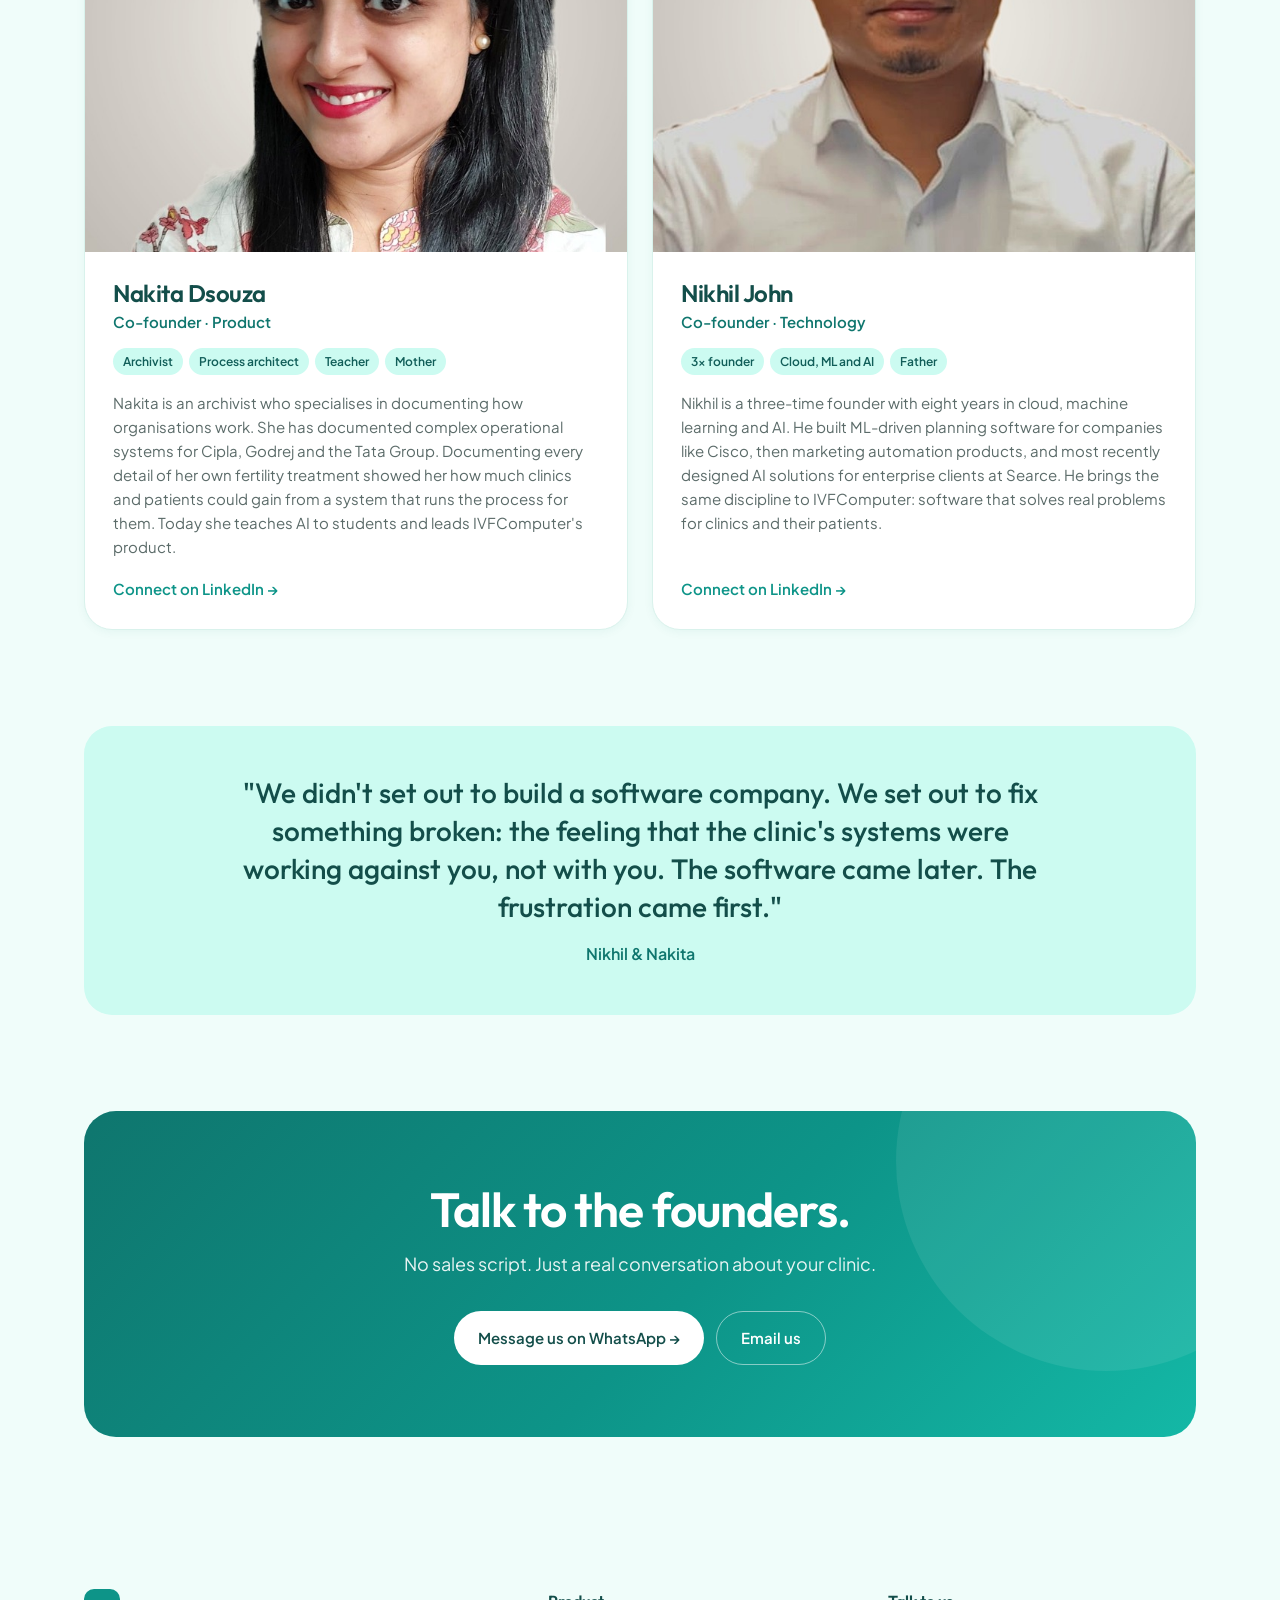
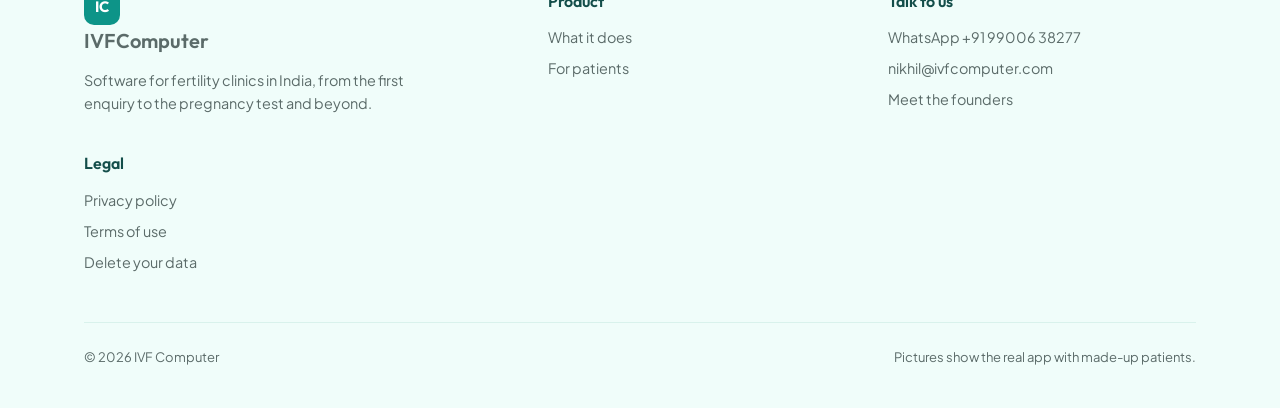
<file: about.html>
<!DOCTYPE html>
<html lang="en-IN">
<head>
  <meta charset="UTF-8">
  <meta name="viewport" content="width=device-width, initial-scale=1.0">
  <title>About us — IVFComputer</title>
  <meta name="description" content="IVFComputer was built by Nakita Dsouza and Nikhil John, a couple who went through IVF themselves. IVFComputer brings a fertility clinic's WhatsApp, lab reports, EMR, cycles, billing and patient app into one calm place — and shows each doctor what needs them today.">
  <link rel="canonical" href="https://ivfcomputer.com/about">
  <link rel="icon" type="image/svg+xml" href="data:image/svg+xml,%3Csvg xmlns='http://www.w3.org/2000/svg' viewBox='0 0 64 64'%3E%3Crect width='64' height='64' rx='14' fill='%230d9488'/%3E%3Ctext x='50%25' y='54%25' font-family='Arial,sans-serif' font-size='30' font-weight='700' fill='white' text-anchor='middle' dominant-baseline='middle'%3EIC%3C/text%3E%3C/svg%3E">
  <link rel="apple-touch-icon" href="/assets/logo-mark.png">
  <meta property="og:type" content="website">
  <meta property="og:url" content="https://ivfcomputer.com/">
  <meta property="og:site_name" content="IVFComputer">
  <meta property="og:locale" content="en_IN">
  <meta property="og:title" content="IVFComputer — Software for fertility clinics">
  <meta property="og:description" content="WhatsApp, lab reports, EMR, cycles, billing and a patient app — in one calm place for your clinic.">
  <meta property="og:image" content="https://ivfcomputer.com/assets/app-dashboard.jpg">
  <link rel="preconnect" href="https://fonts.googleapis.com">
  <link rel="preconnect" href="https://fonts.gstatic.com" crossorigin>
  <link href="https://fonts.googleapis.com/css2?family=Outfit:wght@500;600;700&family=Plus+Jakarta+Sans:wght@400;500;600;700&display=swap" rel="stylesheet">
  <style>
    /* The same soft, warm look as the app: mint page, deep-teal ink,
       rounded white cards and pastel tiles. */
    :root {
      --page: #f0fdfa;
      --page-2: #e6faf5;
      --ink: #134e4a;
      --ink-soft: #0f766e;
      --muted: #5b6b69;
      --teal: #0d9488;
      --teal-dark: #0f766e;
      --line: #d9f2ec;
      --white: #ffffff;
      --mint: #ccfbf1;  --mint-ink: #115e59;
      --rose: #fee2e2;  --rose-ink: #991b1b;
      --amber: #fef3c7; --amber-ink: #92400e;
      --sky: #e0f2fe;   --sky-ink: #075985;
      --lilac: #ede9fe; --lilac-ink: #5b21b6;
      --head: 'Outfit', system-ui, sans-serif;
      --body: 'Plus Jakarta Sans', system-ui, sans-serif;
      --shadow: 0 2px 10px rgba(15,118,110,.06);
      --shadow-lg: 0 30px 60px -24px rgba(19,78,74,.35);
    }
    * { box-sizing: border-box; margin: 0; padding: 0; }
    html { scroll-behavior: smooth; }
    body { font-family: var(--body); color: var(--ink); background: var(--page); line-height: 1.6; -webkit-font-smoothing: antialiased; }
    img { max-width: 100%; height: auto; display: block; }
    a { color: inherit; text-decoration: none; }
    .wrap { max-width: 1160px; margin: 0 auto; padding: 0 24px; }
    h1, h2, h3 { font-family: var(--head); font-weight: 600; letter-spacing: -0.02em; line-height: 1.1; }
    .eyebrow { display: inline-flex; align-items: center; gap: 8px; font-size: .8125rem; font-weight: 600; color: var(--ink-soft); background: var(--white); border: 1px solid var(--line); border-radius: 999px; padding: 6px 14px; }
    .eyebrow .dot { width: 8px; height: 8px; border-radius: 50%; background: #10b981; box-shadow: 0 0 0 4px rgba(16,185,129,.15); }
    .btn { display: inline-flex; align-items: center; justify-content: center; gap: 8px; font-weight: 600; font-size: .9375rem; border-radius: 999px; padding: 14px 24px; transition: transform .15s ease, box-shadow .15s ease, background .15s; white-space: nowrap; }
    .btn-primary { background: var(--teal); color: white; box-shadow: 0 10px 24px -10px rgba(13,148,136,.7); }
    .btn-primary:hover { background: var(--teal-dark); transform: translateY(-1px); }
    .btn-ghost { background: var(--white); color: var(--ink); border: 1px solid var(--line); }
    .btn-ghost:hover { border-color: #99e6d6; transform: translateY(-1px); }
    section { padding: 96px 0; }
    .section-head { max-width: 680px; margin-bottom: 48px; }
    .section-head h2 { font-size: clamp(2rem, 4vw, 2.75rem); margin: 14px 0 12px; }
    .section-head p { font-size: 1.0625rem; color: var(--muted); }
    .center { text-align: center; margin-left: auto; margin-right: auto; }

    /* Header */
    header { position: sticky; top: 0; z-index: 50; background: rgba(240,253,250,.85); backdrop-filter: saturate(160%) blur(12px); -webkit-backdrop-filter: saturate(160%) blur(12px); border-bottom: 1px solid transparent; transition: border-color .2s; }
    header.scrolled { border-bottom-color: var(--line); }
    .nav { display: flex; align-items: center; justify-content: space-between; height: 72px; gap: 16px; }
    .logo { display: flex; align-items: center; gap: 10px; font-family: var(--head); font-weight: 600; font-size: 1.25rem; }
    .logo-mark { width: 36px; height: 36px; border-radius: 10px; background: var(--teal); color: white; display: grid; place-items: center; font-size: .9375rem; font-weight: 700; }
    .nav-links { display: flex; gap: 32px; font-size: .9375rem; font-weight: 500; color: var(--muted); }
    .nav-links a:hover { color: var(--ink); }
    .nav-right { display: flex; align-items: center; gap: 12px; }
    .nav-right .signin { font-size: .9375rem; font-weight: 600; color: var(--ink-soft); padding: 8px 4px; }
    .nav-right .btn { padding: 10px 20px; }

    /* Hero */
    .hero { padding: 64px 0 88px; overflow: hidden; }
    .hero-grid { display: grid; grid-template-columns: 1fr 1.15fr; gap: 56px; align-items: center; }
    .hero h1 { font-size: clamp(2.5rem, 5.4vw, 4rem); margin: 20px 0; }
    .hero h1 em { font-style: normal; color: var(--teal); }
    .hero .lede { font-size: 1.1875rem; color: var(--muted); max-width: 520px; margin-bottom: 32px; }
    .hero-ctas { display: flex; gap: 12px; flex-wrap: wrap; }
    .hero-proof { margin-top: 32px; display: flex; align-items: center; gap: 12px; font-size: .875rem; color: var(--muted); }
    .hero-proof img { width: 36px; height: 36px; border-radius: 50%; object-fit: cover; border: 2px solid white; box-shadow: var(--shadow); }
    .hero-proof img + img { margin-left: -14px; }
    .hero-proof b { color: var(--ink); font-weight: 600; }

    /* The picture: the real app, with made-up patients */
    .shot { position: relative; padding: 20px 0 48px 0; }
    .shot::before { content: ''; position: absolute; inset: -40px -80px -20px 10%; background: radial-gradient(closest-side, rgba(94,234,212,.45), transparent); z-index: 0; }
    .browser { position: relative; z-index: 1; background: white; border-radius: 18px; box-shadow: var(--shadow-lg); border: 1px solid var(--line); overflow: hidden; }
    .browser-bar { display: flex; align-items: center; gap: 6px; padding: 12px 16px; background: #f7fdfb; border-bottom: 1px solid var(--line); }
    .browser-bar i { width: 10px; height: 10px; border-radius: 50%; background: #d1e7e2; }
    .browser-bar span { margin-left: 12px; font-size: .75rem; color: var(--muted); background: white; border: 1px solid var(--line); border-radius: 999px; padding: 3px 12px; }
    .phone { position: absolute; z-index: 2; right: -12px; bottom: 0; width: 34%; max-width: 210px; border-radius: 30px; background: #0b1f1d; padding: 7px; box-shadow: var(--shadow-lg); }
    .phone img { border-radius: 24px; aspect-ratio: 390 / 700; object-fit: cover; object-position: top; width: 100%; }
    .float { position: absolute; z-index: 3; background: white; border-radius: 16px; box-shadow: 0 18px 40px -16px rgba(19,78,74,.4); padding: 12px 14px; display: flex; align-items: center; gap: 10px; font-size: .8125rem; }
    .float b { display: block; font-weight: 700; color: var(--ink); }
    .float small { color: var(--muted); font-size: .75rem; }
    .float .ico { width: 30px; height: 30px; border-radius: 50%; display: grid; place-items: center; font-weight: 800; flex-shrink: 0; }
    .float-a { left: -28px; top: 44%; }
    .float-b { left: 12%; bottom: 4px; }
    @media (prefers-reduced-motion: no-preference) {
      .float-a { animation: drift 6s ease-in-out infinite; }
      .float-b { animation: drift 5s ease-in-out -2s infinite; }
      .phone { animation: drift 7s ease-in-out -1s infinite; }
      .reveal { opacity: 0; transform: translateY(18px); transition: opacity .7s ease, transform .7s ease; }
      .reveal.in { opacity: 1; transform: none; }
    }
    @keyframes drift { 0%,100% { transform: translateY(0); } 50% { transform: translateY(-8px); } }

    /* Proof strip */
    .strip { padding: 28px 0; border-top: 1px solid var(--line); border-bottom: 1px solid var(--line); background: var(--white); }
    .strip-grid { display: grid; grid-template-columns: repeat(4, 1fr); gap: 24px; }
    .strip-item { display: flex; align-items: center; gap: 12px; font-size: .9375rem; font-weight: 500; color: var(--ink); }
    .strip-item .ic { width: 40px; height: 40px; border-radius: 12px; display: grid; place-items: center; flex-shrink: 0; }

    /* Problem */
    .problem-grid { display: grid; grid-template-columns: repeat(3, 1fr); gap: 20px; }
    .card { background: white; border: 1px solid var(--line); border-radius: 24px; padding: 28px; box-shadow: var(--shadow); }
    .problem .card .q { font-family: var(--head); font-size: 1.25rem; font-weight: 600; margin-bottom: 10px; }
    .problem .card p { color: var(--muted); font-size: .9375rem; }
    .problem .card .tag { display: inline-block; font-size: .75rem; font-weight: 700; padding: 4px 10px; border-radius: 999px; margin-bottom: 16px; }

    /* Features */
    .features { background: white; border-top: 1px solid var(--line); border-bottom: 1px solid var(--line); }
    .feat-grid { display: grid; grid-template-columns: repeat(3, 1fr); gap: 20px; }
    .feat { border-radius: 24px; padding: 28px; transition: transform .2s ease, box-shadow .2s ease; }
    .feat:hover { transform: translateY(-3px); box-shadow: 0 16px 30px -18px rgba(19,78,74,.35); }
    .feat .ic { width: 46px; height: 46px; border-radius: 14px; background: rgba(255,255,255,.75); display: grid; place-items: center; margin-bottom: 18px; }
    .feat h3 { font-size: 1.25rem; margin-bottom: 8px; }
    .feat p { font-size: .9375rem; opacity: .85; }

    /* Split sections */
    .split { display: grid; grid-template-columns: 1fr 1fr; gap: 64px; align-items: center; }
    .split h2 { font-size: clamp(2rem, 4vw, 2.625rem); margin: 14px 0 16px; }
    .split > div > p { color: var(--muted); font-size: 1.0625rem; margin-bottom: 24px; }
    .ticks { list-style: none; display: grid; gap: 14px; }
    .ticks li { display: flex; gap: 12px; align-items: flex-start; font-size: .9875rem; }
    .ticks li::before { content: '✓'; flex-shrink: 0; width: 24px; height: 24px; border-radius: 50%; background: var(--mint); color: var(--mint-ink); font-weight: 800; font-size: .75rem; display: grid; place-items: center; margin-top: 1px; }

    /* Pattern card (drawn, illustrative) */
    .pattern-stack { position: relative; display: grid; gap: 16px; }
    .pat { background: white; border: 1px solid var(--line); border-radius: 20px; padding: 18px 20px; box-shadow: var(--shadow); display: flex; gap: 14px; align-items: flex-start; }
    .pat .badge { flex-shrink: 0; width: 42px; height: 42px; border-radius: 12px; display: grid; place-items: center; font-family: var(--head); font-weight: 700; }
    .pat b { display: block; font-size: 1rem; }
    .pat span { font-size: .875rem; color: var(--muted); }
    .journey { display: flex; gap: 6px; margin-top: 10px; flex-wrap: wrap; }
    .journey i { font-style: normal; font-size: .6875rem; font-weight: 700; padding: 3px 9px; border-radius: 999px; background: var(--rose); color: var(--rose-ink); }
    .journey i.ok { background: var(--mint); color: var(--mint-ink); }
    .fine { font-size: .8125rem; color: var(--muted); margin-top: 12px; }

    /* Patient app */
    .patient { background: linear-gradient(180deg, var(--page) 0%, var(--page-2) 100%); }
    .phone-lg { width: 300px; max-width: 80%; margin: 0 auto; border-radius: 40px; background: #0b1f1d; padding: 10px; box-shadow: var(--shadow-lg); }
    .phone-lg img { border-radius: 32px; aspect-ratio: 390 / 780; object-fit: cover; object-position: top; width: 100%; }

    /* Janini */
    .janini { display: grid; grid-template-columns: 1.1fr 1fr; gap: 0; border-radius: 28px; overflow: hidden; background: white; border: 1px solid var(--line); box-shadow: var(--shadow); }
    .janini-l { padding: 48px; }
    .janini-l h2 { font-size: clamp(1.75rem, 3.4vw, 2.375rem); margin: 14px 0 16px; }
    .janini-l > p { color: var(--muted); margin-bottom: 24px; }
    .janini-r { background: var(--mint); padding: 48px; display: grid; gap: 16px; align-content: center; }
    .doc { display: flex; gap: 16px; align-items: center; background: white; border-radius: 20px; padding: 16px; }
    .doc img { width: 64px; height: 64px; border-radius: 50%; object-fit: cover; }
    .doc b { display: block; font-family: var(--head); font-size: 1.0625rem; }
    .doc span { font-size: .8125rem; color: var(--muted); }
    .janini-logo { height: 36px; width: auto; margin-bottom: 4px; border-radius: 6px; }

    /* Built for India */
    .india-grid { display: grid; grid-template-columns: repeat(4, 1fr); gap: 20px; }
    .india-grid .card h3 { font-size: 1.125rem; margin: 14px 0 6px; }
    .india-grid .card p { font-size: .9rem; color: var(--muted); }
    .india-grid .emoji { font-size: 1.75rem; }


    /* About */
    .story { max-width: 760px; }
    .story h1 { font-size: clamp(2.5rem, 5.4vw, 4rem); margin: 20px 0; }
    .story h1 em { font-style: normal; color: var(--teal); }
    .story .lede { font-size: 1.1875rem; color: var(--muted); }
    .prose p { font-size: 1.0625rem; color: #334a47; margin-bottom: 18px; }
    .prose h2 { font-size: clamp(1.75rem, 3.4vw, 2.25rem); margin: 14px 0 20px; }
    .scan { border-radius: 24px; overflow: hidden; box-shadow: var(--shadow-lg); background: #000; }
    .scan-cap { font-family: var(--head); font-size: 1.25rem; font-weight: 600; margin-top: 16px; text-align: center; }
    .founders { display: grid; grid-template-columns: 1fr 1fr; gap: 24px; }
    .founder { background: white; border: 1px solid var(--line); border-radius: 28px; overflow: hidden; box-shadow: var(--shadow); display: flex; flex-direction: column; }
    .founder img { width: 100%; aspect-ratio: 4 / 3.4; object-fit: cover; object-position: center 22%; }
    .founder-body { padding: 28px; display: flex; flex-direction: column; flex: 1; }
    .founder h3 { font-size: 1.5rem; }
    .founder .role { color: var(--ink-soft); font-weight: 600; font-size: .9375rem; margin: 4px 0 14px; }
    .chips { display: flex; flex-wrap: wrap; gap: 6px; margin-bottom: 16px; }
    .chips span { font-size: .75rem; font-weight: 600; padding: 4px 10px; border-radius: 999px; background: var(--mint); color: var(--mint-ink); }
    .founder p { color: var(--muted); font-size: .9375rem; margin-bottom: 18px; }
    .founder .li { margin-top: auto; font-weight: 600; color: var(--teal); font-size: .9375rem; }
    .quote { background: var(--mint); border-radius: 28px; padding: 48px; text-align: center; }
    .quote blockquote { font-family: var(--head); font-size: clamp(1.25rem, 2.6vw, 1.75rem); font-weight: 500; line-height: 1.35; color: var(--ink); max-width: 820px; margin: 0 auto 16px; }
    .quote cite { font-style: normal; font-weight: 600; color: var(--ink-soft); }
    @media (max-width: 1000px) { .founders { grid-template-columns: 1fr; } }
    @media (max-width: 640px) { .quote { padding: 32px 20px; } .founder-body { padding: 22px 20px; } }
    /* CTA */
    .cta { text-align: center; }
    .cta-box { background: linear-gradient(135deg, #0f766e 0%, #0d9488 55%, #14b8a6 100%); color: white; border-radius: 32px; padding: 72px 32px; position: relative; overflow: hidden; }
    .cta-box::after { content: ''; position: absolute; width: 420px; height: 420px; right: -120px; top: -160px; border-radius: 50%; background: rgba(255,255,255,.08); }
    .cta-box h2 { font-size: clamp(2rem, 4.4vw, 3rem); margin-bottom: 14px; position: relative; }
    .cta-box p { font-size: 1.125rem; opacity: .9; margin-bottom: 32px; position: relative; }
    .cta-box .btn { position: relative; }
    .cta-box .btn-white { background: white; color: var(--ink); }
    .cta-box .btn-white:hover { transform: translateY(-1px); }
    .cta-box .btn-line { border: 1px solid rgba(255,255,255,.5); color: white; }

    footer { padding: 56px 0 40px; font-size: .9rem; color: var(--muted); }
    .foot { display: grid; grid-template-columns: 1.4fr 1fr 1fr; gap: 32px; }
    .foot h4 { font-family: var(--head); color: var(--ink); font-weight: 600; margin-bottom: 12px; font-size: 1rem; }
    .foot a { display: block; margin-bottom: 8px; }
    .foot a:hover { color: var(--ink); }
    .foot-bottom { margin-top: 40px; padding-top: 24px; border-top: 1px solid var(--line); display: flex; justify-content: space-between; gap: 16px; flex-wrap: wrap; font-size: .8125rem; }

    .wa-fab { position: fixed; right: 20px; bottom: 20px; z-index: 60; width: 56px; height: 56px; border-radius: 50%; background: #25d366; display: grid; place-items: center; box-shadow: 0 12px 28px -10px rgba(0,0,0,.4); transition: transform .15s; }
    .wa-fab:hover { transform: scale(1.06); }

    /* Tablets */
    @media (max-width: 1000px) {
      .hero-grid, .split, .janini { grid-template-columns: 1fr; }
      .hero-grid { gap: 40px; }
      .feat-grid, .india-grid { grid-template-columns: repeat(2, 1fr); }
      .strip-grid { grid-template-columns: repeat(2, 1fr); }
      .split .visual { order: -1; }
      .nav-links { display: none; }
    }
    /* Phones */
    @media (max-width: 640px) {
      .wrap { padding: 0 16px; }
      section { padding: 64px 0; }
      .hero { padding: 32px 0 56px; }
      .hero .lede { font-size: 1.0625rem; }
      .hero-ctas .btn { flex: 1 1 100%; }
      .problem-grid, .feat-grid, .india-grid, .foot { grid-template-columns: 1fr; }
      .strip-grid { grid-template-columns: 1fr; gap: 14px; }
      .float-a { left: -6px; top: 36%; }
      .float-b { display: none; }
      .phone { right: -4px; width: 36%; border-radius: 22px; padding: 5px; }
      .phone img { border-radius: 18px; }
      .janini-l, .janini-r { padding: 28px 20px; }
      .nav-right .signin { display: none; }
      .cta-box { padding: 56px 20px; border-radius: 24px; }
      .card, .feat { padding: 24px 20px; }
    }
  </style>
</head>
<body>

<header id="top">
  <div class="wrap nav">
    <a href="/" class="logo"><span class="logo-mark">IC</span>IVFComputer</a>
    <nav class="nav-links">
      <a href="/#features">What it does</a>
      <a href="/#patients">For patients</a>
      <a href="/#janini">Janini IVF</a>
      <a href="/about">About us</a>
    </nav>
    <div class="nav-right">
      <a class="signin" href="/login">Sign in</a>
      <a class="btn btn-primary" href="https://wa.me/919900638277?text=I'd%20like%20to%20see%20IVFComputer">Book a demo</a>
    </div>
  </div>
</header>

<main>
  <section class="hero" style="padding-bottom:40px">
    <div class="wrap story">
      <span class="eyebrow">Our story</span>
      <h1>We went through it. <em>Then we fixed it.</em></h1>
      <p class="lede">IVFComputer was built by a couple who lived the IVF journey as patients, and came out of it determined to make it less chaotic for everyone who comes after.</p>
    </div>
  </section>

  <section style="padding-top:24px">
    <div class="wrap split">
      <div class="prose reveal">
        <span class="eyebrow">The beginning</span>
        <h2>The checklist no one followed.</h2>
        <p>Nikhil and Nakita went through fertility treatment at an IVF clinic in Mumbai. Nakita, an archivist by training, documented everything: every protocol, every checklist, every form.</p>
        <p>Their first IUI failed. Not because the medicine was wrong, and not because the doctor made a mistake. A follow-up call didn't happen. A day-3 reminder slipped. A coordinator had 40 patients and no system, just memory and good intentions.</p>
        <p>What Nakita found was chaos disguised as process: paper forms, WhatsApp groups, Excel sheets, and five separate tools for one patient's journey. Every missed step was a person doing their best without the right support.</p>
        <p>After their IVF cycle succeeded, they built the system the clinic should have had. Every part of IVFComputer traces back to something they lived through.</p>
      </div>
      <div class="visual reveal">
        <div class="scan"><img src="assets/ultrasound.jpg" alt="Their baby's ultrasound scan" width="671" height="457"></div>
        <div class="scan-cap">The scan that changed everything.</div>
      </div>
    </div>
  </section>

  <section style="padding-top:24px">
    <div class="wrap">
      <div class="section-head reveal">
        <span class="eyebrow">The people behind it</span>
        <h2>Meet the founders.</h2>
      </div>
      <div class="founders">
        <div class="founder reveal">
          <img src="assets/nakita.jpg" alt="Nakita Dsouza" loading="lazy">
          <div class="founder-body">
            <h3>Nakita Dsouza</h3>
            <div class="role">Co-founder · Product</div>
            <div class="chips"><span>Archivist</span><span>Process architect</span><span>Teacher</span><span>Mother</span></div>
            <p>Nakita is an archivist who specialises in documenting how organisations work. She has documented complex operational systems for Cipla, Godrej and the Tata Group. Documenting every detail of her own fertility treatment showed her how much clinics and patients could gain from a system that runs the process for them. Today she teaches AI to students and leads IVFComputer's product.</p>
            <a class="li" href="https://www.linkedin.com/in/nakita-dsouza-ivfcomputer/">Connect on LinkedIn →</a>
          </div>
        </div>
        <div class="founder reveal">
          <img src="assets/nikhil.jpg" alt="Nikhil John" loading="lazy">
          <div class="founder-body">
            <h3>Nikhil John</h3>
            <div class="role">Co-founder · Technology</div>
            <div class="chips"><span>3× founder</span><span>Cloud, ML and AI</span><span>Father</span></div>
            <p>Nikhil is a three-time founder with eight years in cloud, machine learning and AI. He built ML-driven planning software for companies like Cisco, then marketing automation products, and most recently designed AI solutions for enterprise clients at Searce. He brings the same discipline to IVFComputer: software that solves real problems for clinics and their patients.</p>
            <a class="li" href="https://www.linkedin.com/in/nikhil-john-cloud/">Connect on LinkedIn →</a>
          </div>
        </div>
      </div>
    </div>
  </section>

  <section style="padding-top:0">
    <div class="wrap">
      <div class="quote reveal">
        <blockquote>"We didn't set out to build a software company. We set out to fix something broken: the feeling that the clinic's systems were working against you, not with you. The software came later. The frustration came first."</blockquote>
        <cite>Nikhil &amp; Nakita</cite>
      </div>
    </div>
  </section>

  <section class="cta" style="padding-top:0">
    <div class="wrap">
      <div class="cta-box reveal">
        <h2>Talk to the founders.</h2>
        <p>No sales script. Just a real conversation about your clinic.</p>
        <div class="hero-ctas" style="justify-content:center">
          <a class="btn btn-white" href="https://wa.me/919900638277?text=Hi%2C%20I'd%20like%20to%20talk%20about%20IVFComputer">Message us on WhatsApp →</a>
          <a class="btn btn-line" href="mailto:nikhil@ivfcomputer.com">Email us</a>
        </div>
      </div>
    </div>
  </section>
</main>

<footer>
  <div class="wrap">
    <div class="foot">
      <div>
        <a href="/" class="logo" style="margin-bottom:12px"><span class="logo-mark">IC</span>IVFComputer</a>
        <p style="max-width:320px">Software for fertility clinics in India, from the first enquiry to the pregnancy test and beyond.</p>
      </div>
      <div>
        <h4>Product</h4>
        <a href="/#features">What it does</a>
        <a href="/#patients">For patients</a>
        </div>
      <div>
        <h4>Talk to us</h4>
        <a href="https://wa.me/919900638277">WhatsApp +91 99006 38277</a>
        <a href="mailto:nikhil@ivfcomputer.com">nikhil@ivfcomputer.com</a>
        <a href="/about">Meet the founders</a>
      </div>
      <div>
        <h4>Legal</h4>
        <a href="/privacy">Privacy policy</a>
        <a href="/terms">Terms of use</a>
        <a href="/data-deletion">Delete your data</a>
      </div>
    </div>
    <div class="foot-bottom">
      <span>© 2026 IVF Computer</span>
      <span>Pictures show the real app with made-up patients.</span>
    </div>
  </div>
</footer>

<a class="wa-fab" href="https://wa.me/919900638277?text=Hi%2C%20I'd%20like%20to%20know%20more%20about%20IVFComputer" aria-label="Message us on WhatsApp">
  <svg width="28" height="28" viewBox="0 0 24 24" fill="white" aria-hidden="true"><path d="M17.5 14.4c-.3-.1-1.8-.9-2-1s-.5-.1-.7.1-.8 1-.9 1.2-.3.2-.6.1a8.2 8.2 0 0 1-4-3.5c-.3-.5.3-.5.9-1.6.1-.2 0-.4 0-.5l-.9-2.2c-.2-.6-.5-.5-.7-.5h-.6a1.1 1.1 0 0 0-.8.4 3.4 3.4 0 0 0-1 2.5 5.9 5.9 0 0 0 1.2 3.1 13.4 13.4 0 0 0 5.2 4.6c1.9.8 2.7.9 3.6.7a3.1 3.1 0 0 0 2-1.4 2.5 2.5 0 0 0 .2-1.4c-.1-.1-.3-.2-.6-.3M12 21.8a9.8 9.8 0 0 1-5-1.4l-.4-.2-3.7 1 1-3.6-.2-.4A9.8 9.8 0 1 1 12 21.8M20.5 3.5A11.8 11.8 0 0 0 1.9 17.7L.2 24l6.4-1.7A11.8 11.8 0 0 0 24 12a11.7 11.7 0 0 0-3.5-8.5"/></svg>
</a>

<script>
  // A soft line under the header once the page scrolls, and sections that
  // ease in as they arrive. Both are decoration; the page reads fine without.
  const header = document.querySelector('header');
  addEventListener('scroll', () => header.classList.toggle('scrolled', scrollY > 8), { passive: true });
  if ('IntersectionObserver' in window) {
    const io = new IntersectionObserver((entries) => entries.forEach(e => {
      if (e.isIntersecting) { e.target.classList.add('in'); io.unobserve(e.target); }
    }), { threshold: 0.12 });
    document.querySelectorAll('.reveal').forEach(el => io.observe(el));
  } else {
    document.querySelectorAll('.reveal').forEach(el => el.classList.add('in'));
  }
</script>
</body>
</html>
</file>
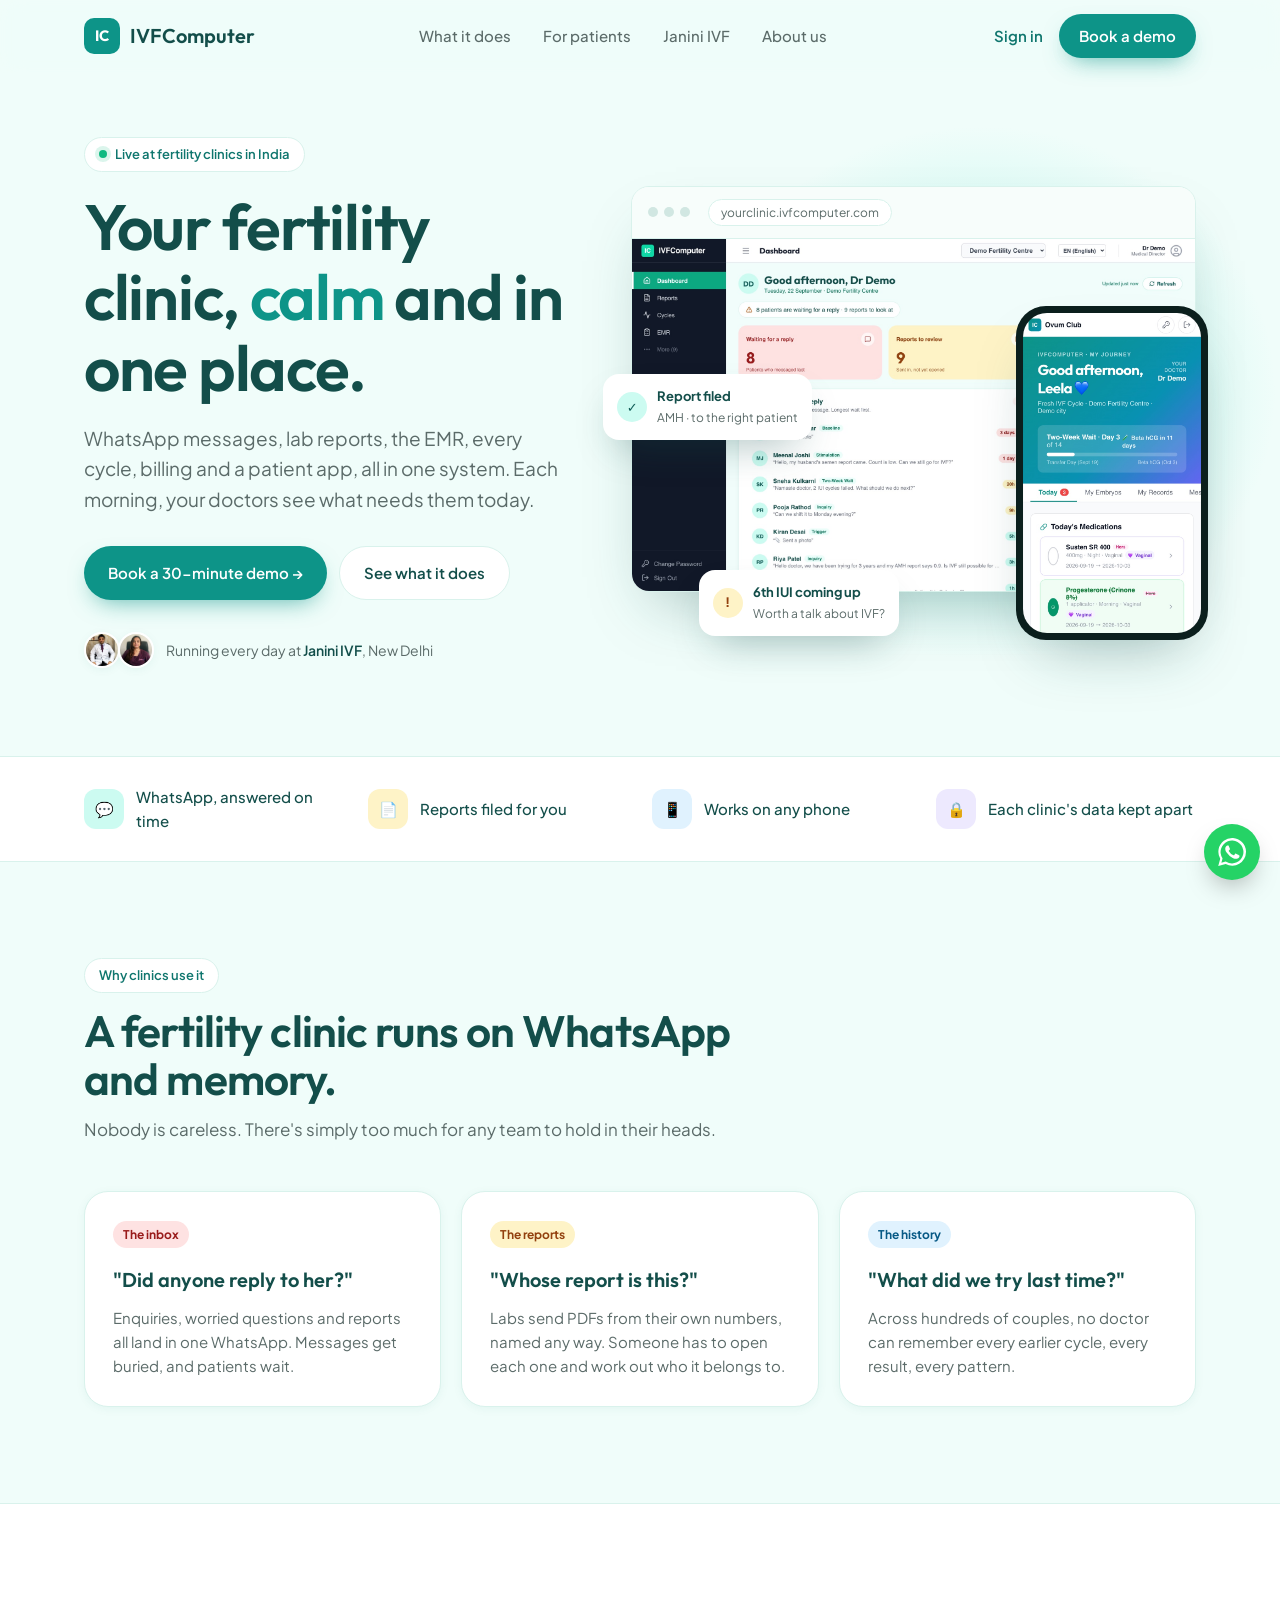
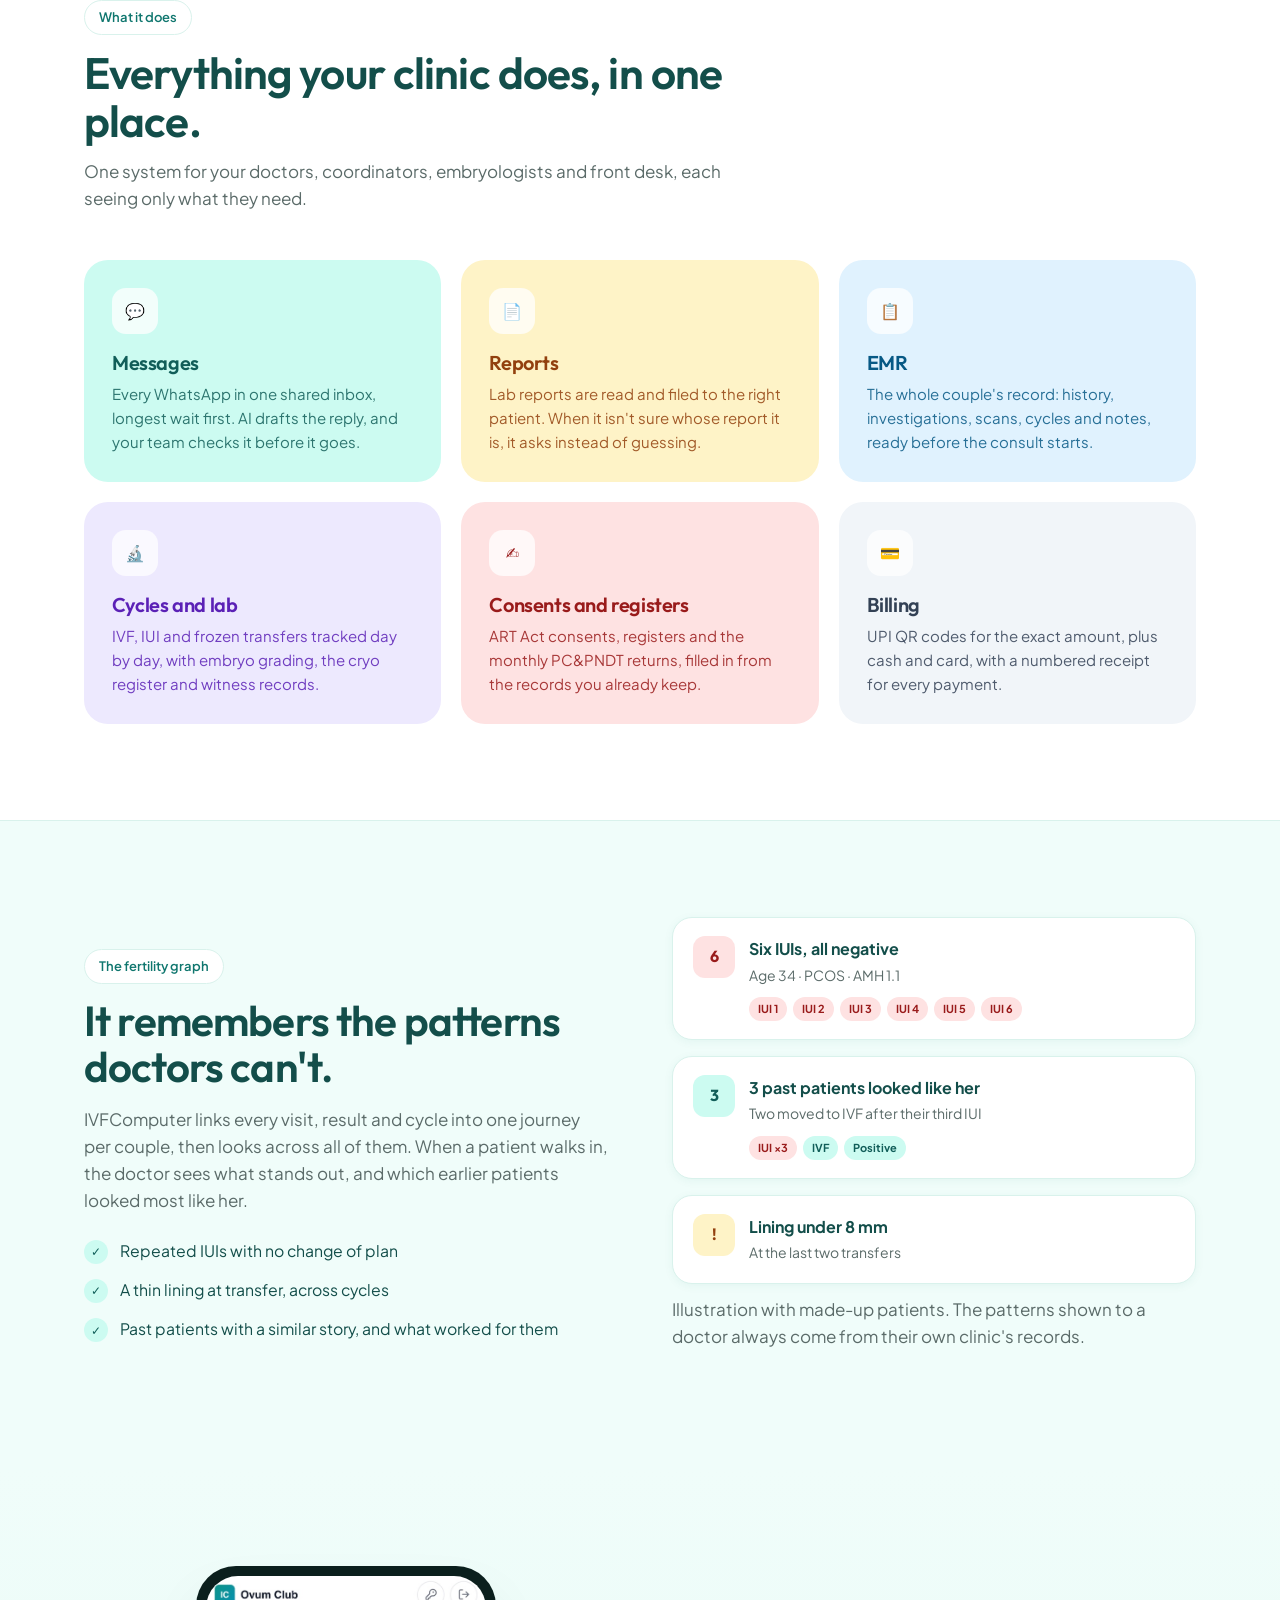
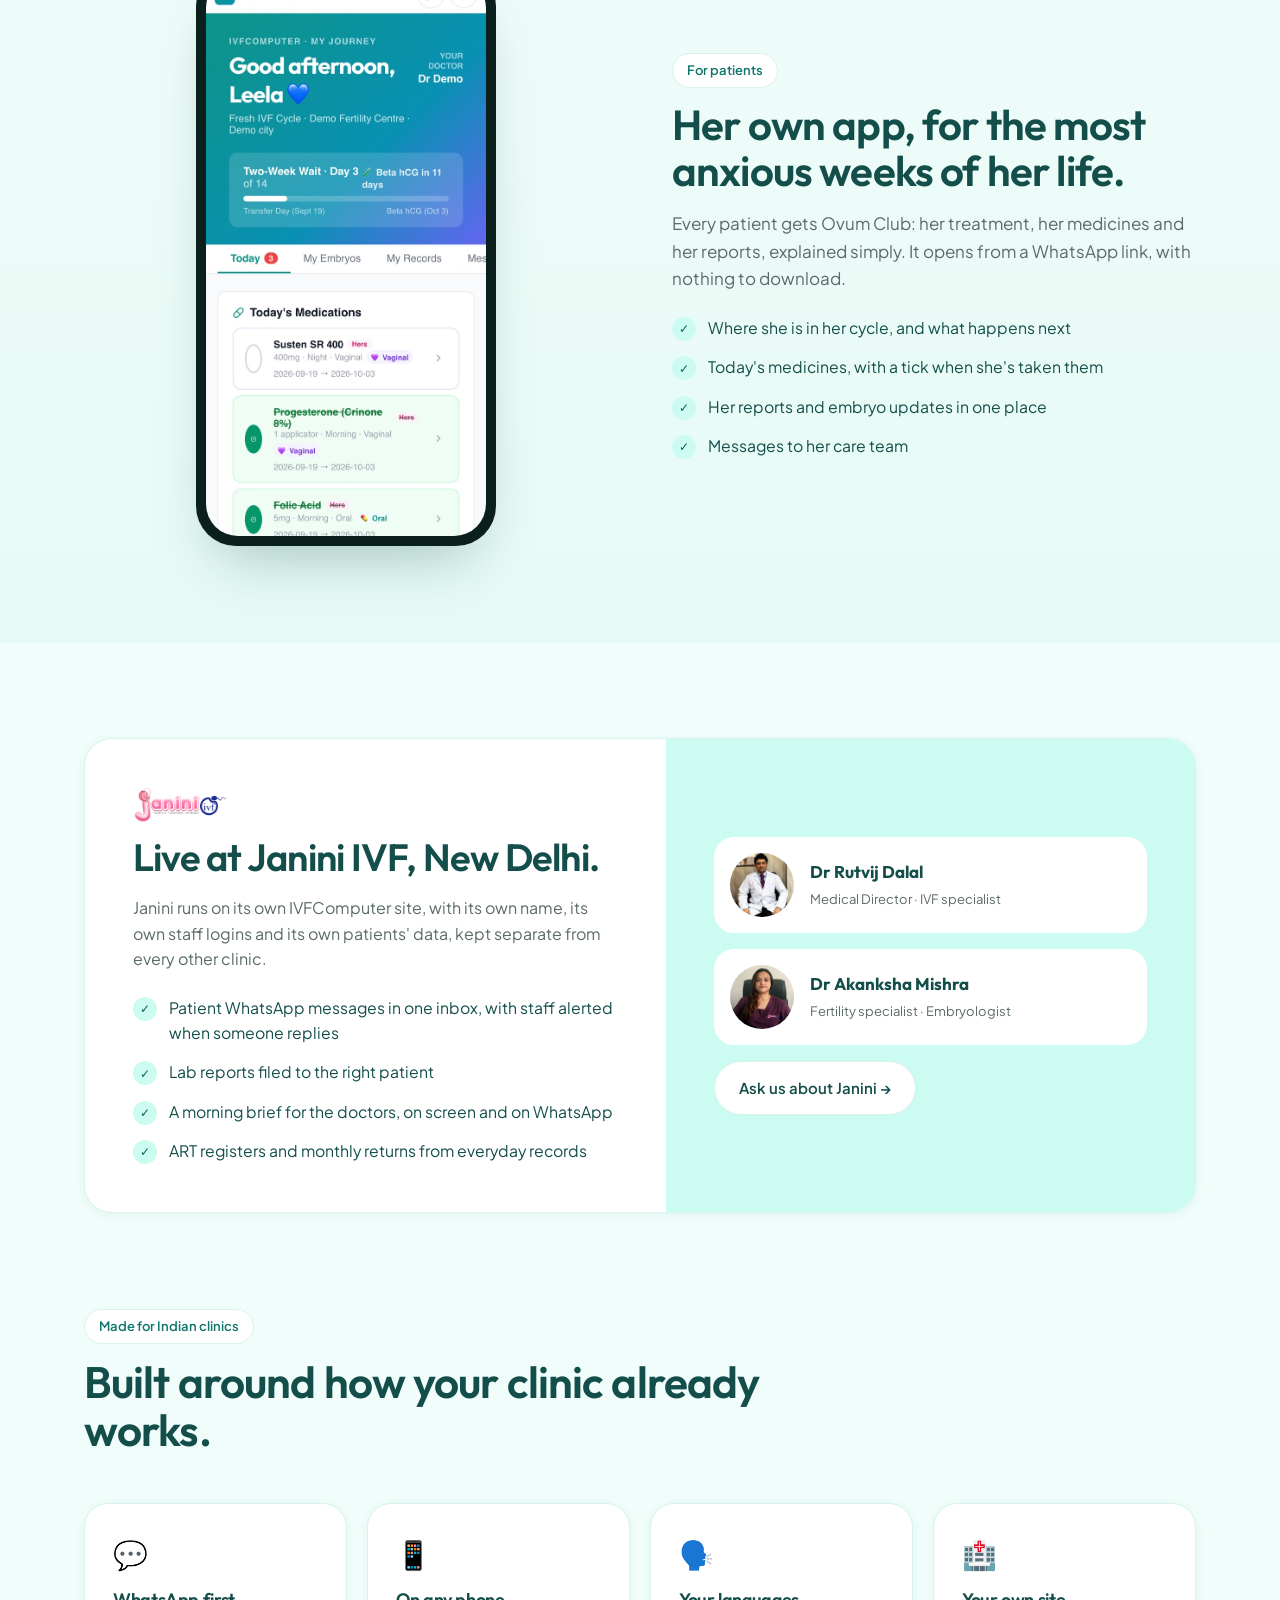
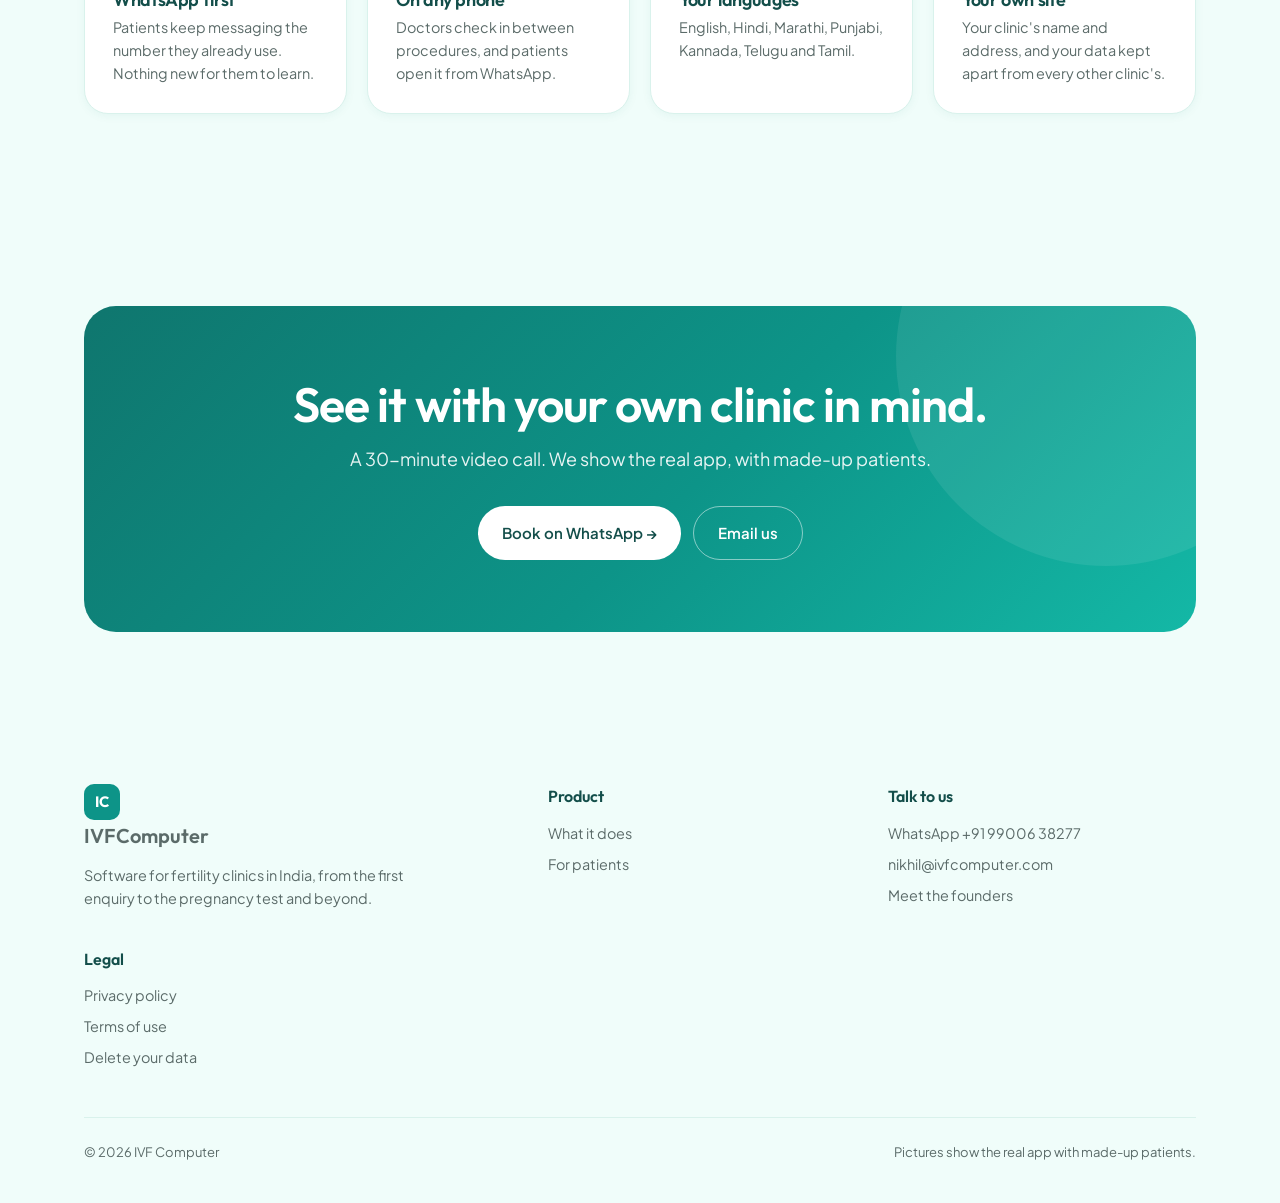
<file: case-study.html>
<!DOCTYPE html>
<html lang="en-IN"><head><meta charset="UTF-8">
<title>IVFComputer</title>
<link rel="canonical" href="https://ivfcomputer.com/#janini">
<meta http-equiv="refresh" content="0; url=/#janini">
<script>location.replace('/#janini');</script>
</head><body><a href="/#janini">Continue to IVFComputer</a></body></html>
</file>
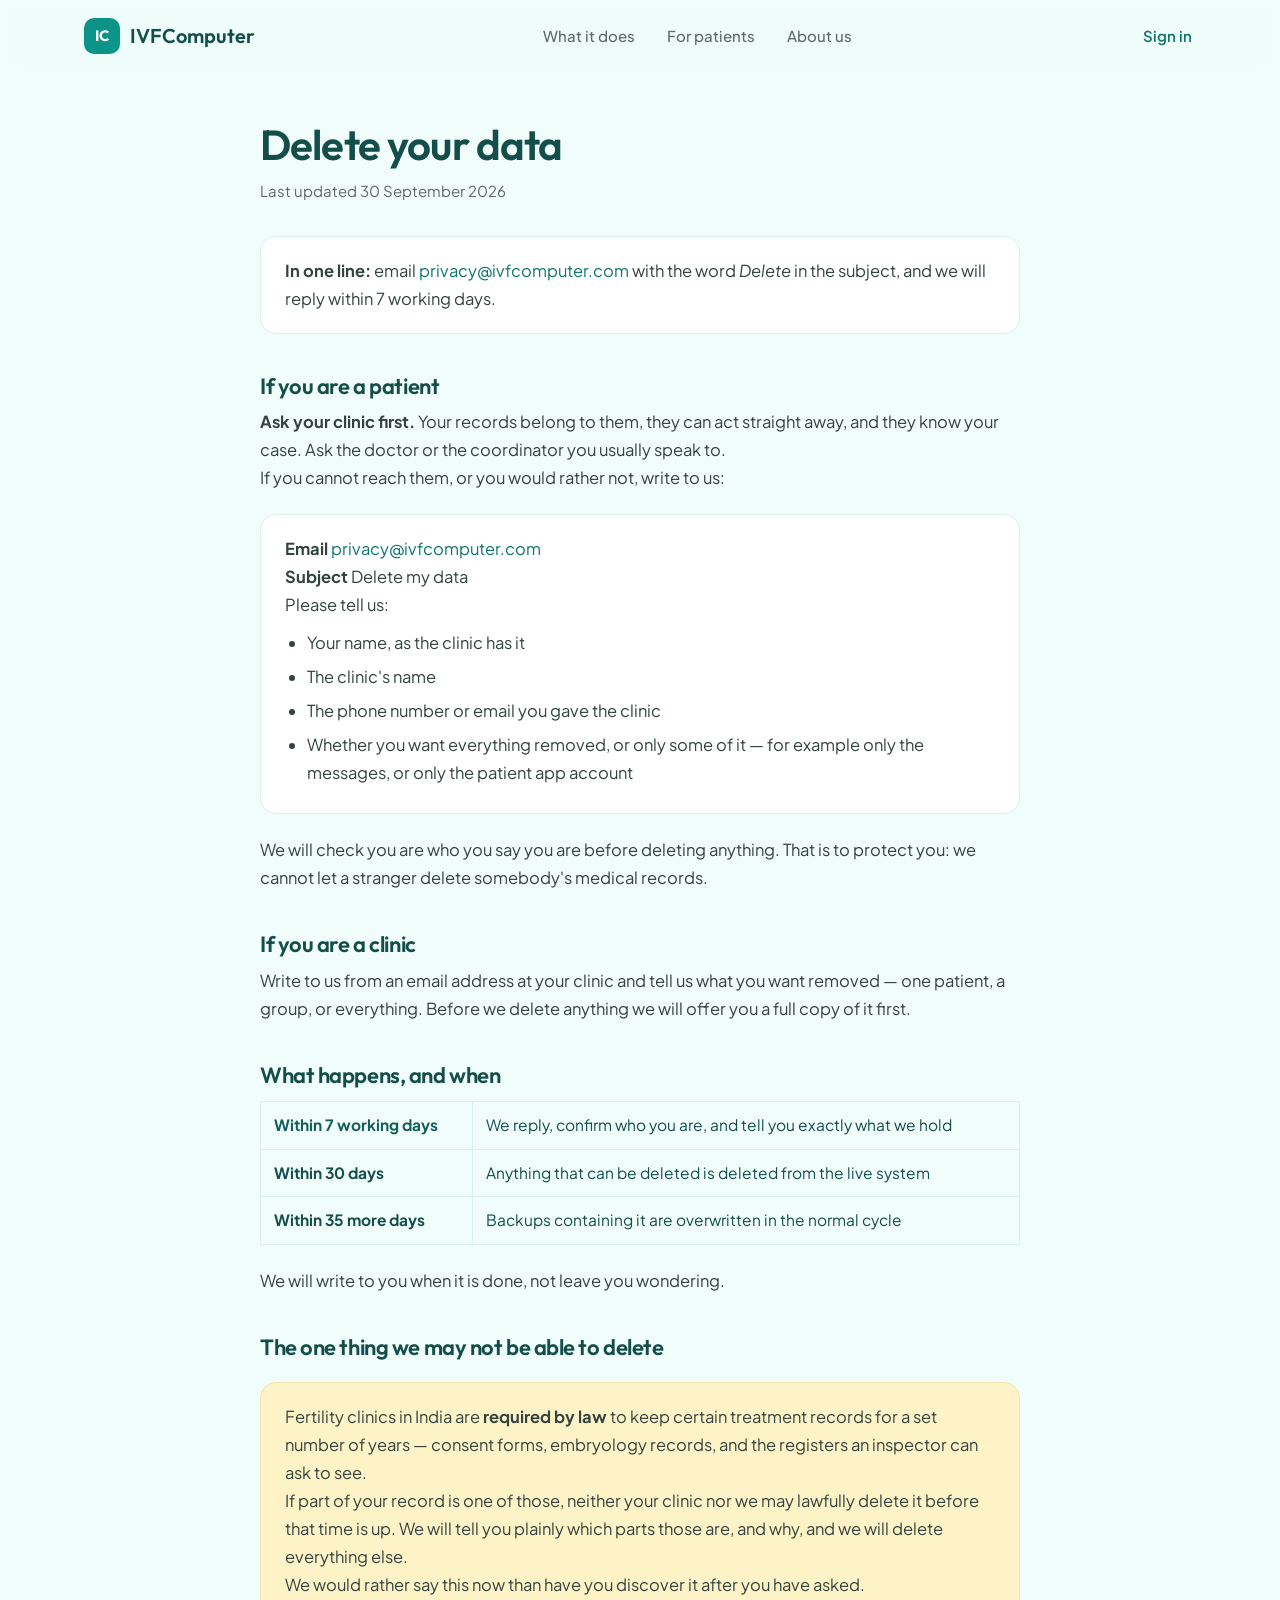
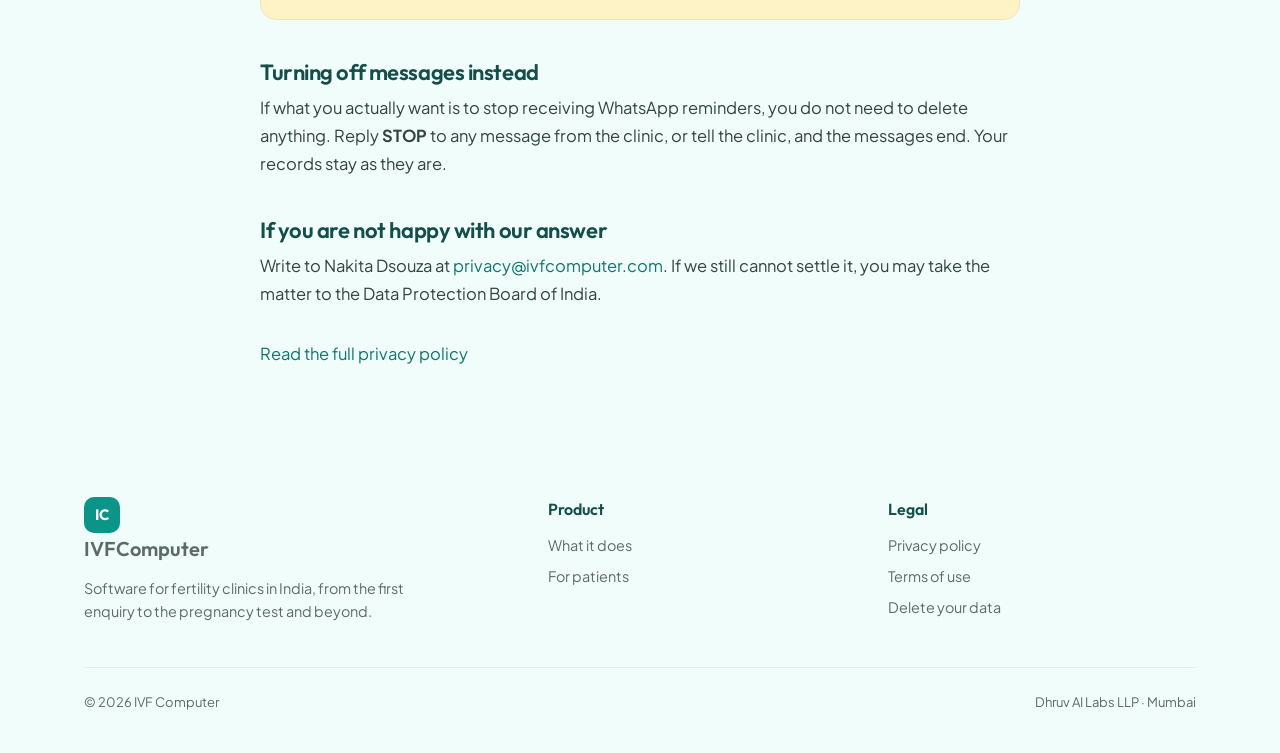
<file: data-deletion.html>
<!DOCTYPE html>
<html lang="en-IN">
<head>
  <meta charset="UTF-8">
  <meta name="viewport" content="width=device-width, initial-scale=1.0">
  <title>Delete your data — IVFComputer</title>
  <meta name="description" content="How to ask IVFComputer to delete your information, what happens next, and how long it takes.">
  <link rel="canonical" href="https://ivfcomputer.com/data-deletion">
  <link rel="icon" type="image/svg+xml" href="data:image/svg+xml,%3Csvg xmlns='http://www.w3.org/2000/svg' viewBox='0 0 64 64'%3E%3Crect width='64' height='64' rx='14' fill='%230d9488'/%3E%3Ctext x='50%25' y='54%25' font-family='Arial,sans-serif' font-size='30' font-weight='700' fill='white' text-anchor='middle' dominant-baseline='middle'%3EIC%3C/text%3E%3C/svg%3E">
  <link rel="preconnect" href="https://fonts.googleapis.com">
  <link rel="preconnect" href="https://fonts.gstatic.com" crossorigin>
  <link href="https://fonts.googleapis.com/css2?family=Outfit:wght@500;600;700&family=Plus+Jakarta+Sans:wght@400;500;600;700&display=swap" rel="stylesheet">
  <link rel="stylesheet" href="/assets/legal.css">
</head>
<body>

<header id="top">
  <div class="wrap nav">
    <a href="/" class="logo"><span class="logo-mark">IC</span>IVFComputer</a>
    <nav class="nav-links">
      <a href="/#features">What it does</a>
      <a href="/#patients">For patients</a>
      <a href="/about">About us</a>
    </nav>
    <div class="nav-right">
      <a class="signin" href="/login">Sign in</a>
    </div>
  </div>
</header>

<main>
<div class="wrap">
<article class="legal">

  <h1>Delete your data</h1>
  <p class="updated">Last updated 30 September 2026</p>

  <div class="callout">
    <p><strong>In one line:</strong> email <a href="mailto:privacy@ivfcomputer.com">privacy@ivfcomputer.com</a> with the word <em>Delete</em> in the subject, and we will reply within 7 working days.</p>
  </div>

  <h2>If you are a patient</h2>
  <p><strong>Ask your clinic first.</strong> Your records belong to them, they can act straight away, and they know your case. Ask the doctor or the coordinator you usually speak to.</p>
  <p>If you cannot reach them, or you would rather not, write to us:</p>
  <div class="callout">
    <p><strong>Email</strong> <a href="mailto:privacy@ivfcomputer.com">privacy@ivfcomputer.com</a><br>
    <strong>Subject</strong> Delete my data</p>
    <p>Please tell us:</p>
    <ul>
      <li>Your name, as the clinic has it</li>
      <li>The clinic's name</li>
      <li>The phone number or email you gave the clinic</li>
      <li>Whether you want everything removed, or only some of it — for example only the messages, or only the patient app account</li>
    </ul>
  </div>
  <p>We will check you are who you say you are before deleting anything. That is to protect you: we cannot let a stranger delete somebody's medical records.</p>

  <h2>If you are a clinic</h2>
  <p>Write to us from an email address at your clinic and tell us what you want removed — one patient, a group, or everything. Before we delete anything we will offer you a full copy of it first.</p>

  <h2>What happens, and when</h2>
  <table>
    <tr><th>Within 7 working days</th><td>We reply, confirm who you are, and tell you exactly what we hold</td></tr>
    <tr><td><strong>Within 30 days</strong></td><td>Anything that can be deleted is deleted from the live system</td></tr>
    <tr><td><strong>Within 35 more days</strong></td><td>Backups containing it are overwritten in the normal cycle</td></tr>
  </table>
  <p>We will write to you when it is done, not leave you wondering.</p>

  <h2>The one thing we may not be able to delete</h2>
  <div class="callout warm">
    <p>Fertility clinics in India are <strong>required by law</strong> to keep certain treatment records for a set number of years — consent forms, embryology records, and the registers an inspector can ask to see.</p>
    <p>If part of your record is one of those, neither your clinic nor we may lawfully delete it before that time is up. We will tell you plainly which parts those are, and why, and we will delete everything else.</p>
    <p>We would rather say this now than have you discover it after you have asked.</p>
  </div>

  <h2>Turning off messages instead</h2>
  <p>If what you actually want is to stop receiving WhatsApp reminders, you do not need to delete anything. Reply <strong>STOP</strong> to any message from the clinic, or tell the clinic, and the messages end. Your records stay as they are.</p>

  <h2>If you are not happy with our answer</h2>
  <p>Write to Nakita Dsouza at <a href="mailto:privacy@ivfcomputer.com">privacy@ivfcomputer.com</a>. If we still cannot settle it, you may take the matter to the Data Protection Board of India.</p>

  <p style="margin-top:32px"><a href="/privacy">Read the full privacy policy</a></p>

</article>
</div>
</main>

<footer>
  <div class="wrap">
    <div class="foot">
      <div>
        <a href="/" class="logo" style="margin-bottom:12px"><span class="logo-mark">IC</span>IVFComputer</a>
        <p style="max-width:320px">Software for fertility clinics in India, from the first enquiry to the pregnancy test and beyond.</p>
      </div>
      <div>
        <h4>Product</h4>
        <a href="/#features">What it does</a>
        <a href="/#patients">For patients</a>
      </div>
      <div>
        <h4>Legal</h4>
        <a href="/privacy">Privacy policy</a>
        <a href="/terms">Terms of use</a>
        <a href="/data-deletion">Delete your data</a>
      </div>
    </div>
    <div class="foot-bottom">
      <span>© 2026 IVF Computer</span>
      <span>Dhruv AI Labs LLP · Mumbai</span>
    </div>
  </div>
</footer>

</body>
</html>
</file>
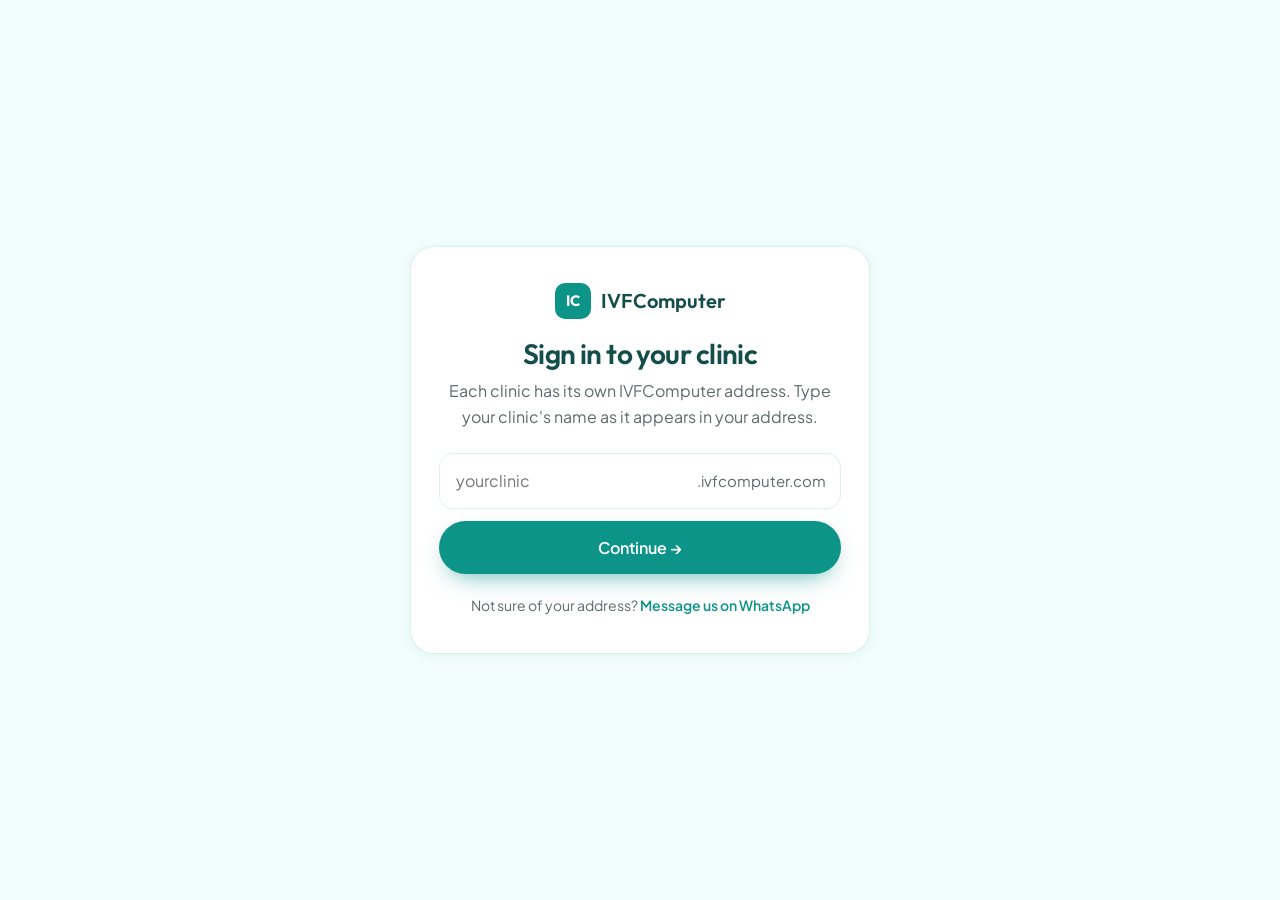
<file: login.html>
<!DOCTYPE html>
<html lang="en-IN">
<head>
  <meta charset="UTF-8">
  <meta name="viewport" content="width=device-width, initial-scale=1.0">
  <title>Sign in — IVFComputer</title>
  <meta name="description" content="IVFComputer brings a fertility clinic's WhatsApp, lab reports, EMR, cycles, billing and patient app into one calm place — and shows each doctor what needs them today.">
  <link rel="canonical" href="https://ivfcomputer.com/login">
  <link rel="icon" type="image/svg+xml" href="data:image/svg+xml,%3Csvg xmlns='http://www.w3.org/2000/svg' viewBox='0 0 64 64'%3E%3Crect width='64' height='64' rx='14' fill='%230d9488'/%3E%3Ctext x='50%25' y='54%25' font-family='Arial,sans-serif' font-size='30' font-weight='700' fill='white' text-anchor='middle' dominant-baseline='middle'%3EIC%3C/text%3E%3C/svg%3E">
  <link rel="apple-touch-icon" href="/assets/logo-mark.png">
  <meta property="og:type" content="website">
  <meta property="og:url" content="https://ivfcomputer.com/">
  <meta property="og:site_name" content="IVFComputer">
  <meta property="og:locale" content="en_IN">
  <meta property="og:title" content="IVFComputer — Software for fertility clinics">
  <meta property="og:description" content="WhatsApp, lab reports, EMR, cycles, billing and a patient app — in one calm place for your clinic.">
  <meta property="og:image" content="https://ivfcomputer.com/assets/app-dashboard.jpg">
  <link rel="preconnect" href="https://fonts.googleapis.com">
  <link rel="preconnect" href="https://fonts.gstatic.com" crossorigin>
  <link href="https://fonts.googleapis.com/css2?family=Outfit:wght@500;600;700&family=Plus+Jakarta+Sans:wght@400;500;600;700&display=swap" rel="stylesheet">
  <style>
    /* The same soft, warm look as the app: mint page, deep-teal ink,
       rounded white cards and pastel tiles. */
    :root {
      --page: #f0fdfa;
      --page-2: #e6faf5;
      --ink: #134e4a;
      --ink-soft: #0f766e;
      --muted: #5b6b69;
      --teal: #0d9488;
      --teal-dark: #0f766e;
      --line: #d9f2ec;
      --white: #ffffff;
      --mint: #ccfbf1;  --mint-ink: #115e59;
      --rose: #fee2e2;  --rose-ink: #991b1b;
      --amber: #fef3c7; --amber-ink: #92400e;
      --sky: #e0f2fe;   --sky-ink: #075985;
      --lilac: #ede9fe; --lilac-ink: #5b21b6;
      --head: 'Outfit', system-ui, sans-serif;
      --body: 'Plus Jakarta Sans', system-ui, sans-serif;
      --shadow: 0 2px 10px rgba(15,118,110,.06);
      --shadow-lg: 0 30px 60px -24px rgba(19,78,74,.35);
    }
    * { box-sizing: border-box; margin: 0; padding: 0; }
    html { scroll-behavior: smooth; }
    body { font-family: var(--body); color: var(--ink); background: var(--page); line-height: 1.6; -webkit-font-smoothing: antialiased; }
    img { max-width: 100%; height: auto; display: block; }
    a { color: inherit; text-decoration: none; }
    .wrap { max-width: 1160px; margin: 0 auto; padding: 0 24px; }
    h1, h2, h3 { font-family: var(--head); font-weight: 600; letter-spacing: -0.02em; line-height: 1.1; }
    .eyebrow { display: inline-flex; align-items: center; gap: 8px; font-size: .8125rem; font-weight: 600; color: var(--ink-soft); background: var(--white); border: 1px solid var(--line); border-radius: 999px; padding: 6px 14px; }
    .eyebrow .dot { width: 8px; height: 8px; border-radius: 50%; background: #10b981; box-shadow: 0 0 0 4px rgba(16,185,129,.15); }
    .btn { display: inline-flex; align-items: center; justify-content: center; gap: 8px; font-weight: 600; font-size: .9375rem; border-radius: 999px; padding: 14px 24px; transition: transform .15s ease, box-shadow .15s ease, background .15s; white-space: nowrap; }
    .btn-primary { background: var(--teal); color: white; box-shadow: 0 10px 24px -10px rgba(13,148,136,.7); }
    .btn-primary:hover { background: var(--teal-dark); transform: translateY(-1px); }
    .btn-ghost { background: var(--white); color: var(--ink); border: 1px solid var(--line); }
    .btn-ghost:hover { border-color: #99e6d6; transform: translateY(-1px); }
    section { padding: 96px 0; }
    .section-head { max-width: 680px; margin-bottom: 48px; }
    .section-head h2 { font-size: clamp(2rem, 4vw, 2.75rem); margin: 14px 0 12px; }
    .section-head p { font-size: 1.0625rem; color: var(--muted); }
    .center { text-align: center; margin-left: auto; margin-right: auto; }

    /* Header */
    header { position: sticky; top: 0; z-index: 50; background: rgba(240,253,250,.85); backdrop-filter: saturate(160%) blur(12px); -webkit-backdrop-filter: saturate(160%) blur(12px); border-bottom: 1px solid transparent; transition: border-color .2s; }
    header.scrolled { border-bottom-color: var(--line); }
    .nav { display: flex; align-items: center; justify-content: space-between; height: 72px; gap: 16px; }
    .logo { display: flex; align-items: center; gap: 10px; font-family: var(--head); font-weight: 600; font-size: 1.25rem; }
    .logo-mark { width: 36px; height: 36px; border-radius: 10px; background: var(--teal); color: white; display: grid; place-items: center; font-size: .9375rem; font-weight: 700; }
    .nav-links { display: flex; gap: 32px; font-size: .9375rem; font-weight: 500; color: var(--muted); }
    .nav-links a:hover { color: var(--ink); }
    .nav-right { display: flex; align-items: center; gap: 12px; }
    .nav-right .signin { font-size: .9375rem; font-weight: 600; color: var(--ink-soft); padding: 8px 4px; }
    .nav-right .btn { padding: 10px 20px; }

    /* Hero */
    .hero { padding: 64px 0 88px; overflow: hidden; }
    .hero-grid { display: grid; grid-template-columns: 1fr 1.15fr; gap: 56px; align-items: center; }
    .hero h1 { font-size: clamp(2.5rem, 5.4vw, 4rem); margin: 20px 0; }
    .hero h1 em { font-style: normal; color: var(--teal); }
    .hero .lede { font-size: 1.1875rem; color: var(--muted); max-width: 520px; margin-bottom: 32px; }
    .hero-ctas { display: flex; gap: 12px; flex-wrap: wrap; }
    .hero-proof { margin-top: 32px; display: flex; align-items: center; gap: 12px; font-size: .875rem; color: var(--muted); }
    .hero-proof img { width: 36px; height: 36px; border-radius: 50%; object-fit: cover; border: 2px solid white; box-shadow: var(--shadow); }
    .hero-proof img + img { margin-left: -14px; }
    .hero-proof b { color: var(--ink); font-weight: 600; }

    /* The picture: the real app, with made-up patients */
    .shot { position: relative; padding: 20px 0 48px 0; }
    .shot::before { content: ''; position: absolute; inset: -40px -80px -20px 10%; background: radial-gradient(closest-side, rgba(94,234,212,.45), transparent); z-index: 0; }
    .browser { position: relative; z-index: 1; background: white; border-radius: 18px; box-shadow: var(--shadow-lg); border: 1px solid var(--line); overflow: hidden; }
    .browser-bar { display: flex; align-items: center; gap: 6px; padding: 12px 16px; background: #f7fdfb; border-bottom: 1px solid var(--line); }
    .browser-bar i { width: 10px; height: 10px; border-radius: 50%; background: #d1e7e2; }
    .browser-bar span { margin-left: 12px; font-size: .75rem; color: var(--muted); background: white; border: 1px solid var(--line); border-radius: 999px; padding: 3px 12px; }
    .phone { position: absolute; z-index: 2; right: -12px; bottom: 0; width: 34%; max-width: 210px; border-radius: 30px; background: #0b1f1d; padding: 7px; box-shadow: var(--shadow-lg); }
    .phone img { border-radius: 24px; aspect-ratio: 390 / 700; object-fit: cover; object-position: top; width: 100%; }
    .float { position: absolute; z-index: 3; background: white; border-radius: 16px; box-shadow: 0 18px 40px -16px rgba(19,78,74,.4); padding: 12px 14px; display: flex; align-items: center; gap: 10px; font-size: .8125rem; }
    .float b { display: block; font-weight: 700; color: var(--ink); }
    .float small { color: var(--muted); font-size: .75rem; }
    .float .ico { width: 30px; height: 30px; border-radius: 50%; display: grid; place-items: center; font-weight: 800; flex-shrink: 0; }
    .float-a { left: -28px; top: 44%; }
    .float-b { left: 12%; bottom: 4px; }
    @media (prefers-reduced-motion: no-preference) {
      .float-a { animation: drift 6s ease-in-out infinite; }
      .float-b { animation: drift 5s ease-in-out -2s infinite; }
      .phone { animation: drift 7s ease-in-out -1s infinite; }
      .reveal { opacity: 0; transform: translateY(18px); transition: opacity .7s ease, transform .7s ease; }
      .reveal.in { opacity: 1; transform: none; }
    }
    @keyframes drift { 0%,100% { transform: translateY(0); } 50% { transform: translateY(-8px); } }

    /* Proof strip */
    .strip { padding: 28px 0; border-top: 1px solid var(--line); border-bottom: 1px solid var(--line); background: var(--white); }
    .strip-grid { display: grid; grid-template-columns: repeat(4, 1fr); gap: 24px; }
    .strip-item { display: flex; align-items: center; gap: 12px; font-size: .9375rem; font-weight: 500; color: var(--ink); }
    .strip-item .ic { width: 40px; height: 40px; border-radius: 12px; display: grid; place-items: center; flex-shrink: 0; }

    /* Problem */
    .problem-grid { display: grid; grid-template-columns: repeat(3, 1fr); gap: 20px; }
    .card { background: white; border: 1px solid var(--line); border-radius: 24px; padding: 28px; box-shadow: var(--shadow); }
    .problem .card .q { font-family: var(--head); font-size: 1.25rem; font-weight: 600; margin-bottom: 10px; }
    .problem .card p { color: var(--muted); font-size: .9375rem; }
    .problem .card .tag { display: inline-block; font-size: .75rem; font-weight: 700; padding: 4px 10px; border-radius: 999px; margin-bottom: 16px; }

    /* Features */
    .features { background: white; border-top: 1px solid var(--line); border-bottom: 1px solid var(--line); }
    .feat-grid { display: grid; grid-template-columns: repeat(3, 1fr); gap: 20px; }
    .feat { border-radius: 24px; padding: 28px; transition: transform .2s ease, box-shadow .2s ease; }
    .feat:hover { transform: translateY(-3px); box-shadow: 0 16px 30px -18px rgba(19,78,74,.35); }
    .feat .ic { width: 46px; height: 46px; border-radius: 14px; background: rgba(255,255,255,.75); display: grid; place-items: center; margin-bottom: 18px; }
    .feat h3 { font-size: 1.25rem; margin-bottom: 8px; }
    .feat p { font-size: .9375rem; opacity: .85; }

    /* Split sections */
    .split { display: grid; grid-template-columns: 1fr 1fr; gap: 64px; align-items: center; }
    .split h2 { font-size: clamp(2rem, 4vw, 2.625rem); margin: 14px 0 16px; }
    .split > div > p { color: var(--muted); font-size: 1.0625rem; margin-bottom: 24px; }
    .ticks { list-style: none; display: grid; gap: 14px; }
    .ticks li { display: flex; gap: 12px; align-items: flex-start; font-size: .9875rem; }
    .ticks li::before { content: '✓'; flex-shrink: 0; width: 24px; height: 24px; border-radius: 50%; background: var(--mint); color: var(--mint-ink); font-weight: 800; font-size: .75rem; display: grid; place-items: center; margin-top: 1px; }

    /* Pattern card (drawn, illustrative) */
    .pattern-stack { position: relative; display: grid; gap: 16px; }
    .pat { background: white; border: 1px solid var(--line); border-radius: 20px; padding: 18px 20px; box-shadow: var(--shadow); display: flex; gap: 14px; align-items: flex-start; }
    .pat .badge { flex-shrink: 0; width: 42px; height: 42px; border-radius: 12px; display: grid; place-items: center; font-family: var(--head); font-weight: 700; }
    .pat b { display: block; font-size: 1rem; }
    .pat span { font-size: .875rem; color: var(--muted); }
    .journey { display: flex; gap: 6px; margin-top: 10px; flex-wrap: wrap; }
    .journey i { font-style: normal; font-size: .6875rem; font-weight: 700; padding: 3px 9px; border-radius: 999px; background: var(--rose); color: var(--rose-ink); }
    .journey i.ok { background: var(--mint); color: var(--mint-ink); }
    .fine { font-size: .8125rem; color: var(--muted); margin-top: 12px; }

    /* Patient app */
    .patient { background: linear-gradient(180deg, var(--page) 0%, var(--page-2) 100%); }
    .phone-lg { width: 300px; max-width: 80%; margin: 0 auto; border-radius: 40px; background: #0b1f1d; padding: 10px; box-shadow: var(--shadow-lg); }
    .phone-lg img { border-radius: 32px; aspect-ratio: 390 / 780; object-fit: cover; object-position: top; width: 100%; }

    /* Janini */
    .janini { display: grid; grid-template-columns: 1.1fr 1fr; gap: 0; border-radius: 28px; overflow: hidden; background: white; border: 1px solid var(--line); box-shadow: var(--shadow); }
    .janini-l { padding: 48px; }
    .janini-l h2 { font-size: clamp(1.75rem, 3.4vw, 2.375rem); margin: 14px 0 16px; }
    .janini-l > p { color: var(--muted); margin-bottom: 24px; }
    .janini-r { background: var(--mint); padding: 48px; display: grid; gap: 16px; align-content: center; }
    .doc { display: flex; gap: 16px; align-items: center; background: white; border-radius: 20px; padding: 16px; }
    .doc img { width: 64px; height: 64px; border-radius: 50%; object-fit: cover; }
    .doc b { display: block; font-family: var(--head); font-size: 1.0625rem; }
    .doc span { font-size: .8125rem; color: var(--muted); }
    .janini-logo { height: 36px; width: auto; margin-bottom: 4px; border-radius: 6px; }

    /* Built for India */
    .india-grid { display: grid; grid-template-columns: repeat(4, 1fr); gap: 20px; }
    .india-grid .card h3 { font-size: 1.125rem; margin: 14px 0 6px; }
    .india-grid .card p { font-size: .9rem; color: var(--muted); }
    .india-grid .emoji { font-size: 1.75rem; }

    /* CTA */
    .cta { text-align: center; }
    .cta-box { background: linear-gradient(135deg, #0f766e 0%, #0d9488 55%, #14b8a6 100%); color: white; border-radius: 32px; padding: 72px 32px; position: relative; overflow: hidden; }
    .cta-box::after { content: ''; position: absolute; width: 420px; height: 420px; right: -120px; top: -160px; border-radius: 50%; background: rgba(255,255,255,.08); }
    .cta-box h2 { font-size: clamp(2rem, 4.4vw, 3rem); margin-bottom: 14px; position: relative; }
    .cta-box p { font-size: 1.125rem; opacity: .9; margin-bottom: 32px; position: relative; }
    .cta-box .btn { position: relative; }
    .cta-box .btn-white { background: white; color: var(--ink); }
    .cta-box .btn-white:hover { transform: translateY(-1px); }
    .cta-box .btn-line { border: 1px solid rgba(255,255,255,.5); color: white; }

    footer { padding: 56px 0 40px; font-size: .9rem; color: var(--muted); }
    .foot { display: grid; grid-template-columns: 1.4fr 1fr 1fr; gap: 32px; }
    .foot h4 { font-family: var(--head); color: var(--ink); font-weight: 600; margin-bottom: 12px; font-size: 1rem; }
    .foot a { display: block; margin-bottom: 8px; }
    .foot a:hover { color: var(--ink); }
    .foot-bottom { margin-top: 40px; padding-top: 24px; border-top: 1px solid var(--line); display: flex; justify-content: space-between; gap: 16px; flex-wrap: wrap; font-size: .8125rem; }

    .wa-fab { position: fixed; right: 20px; bottom: 20px; z-index: 60; width: 56px; height: 56px; border-radius: 50%; background: #25d366; display: grid; place-items: center; box-shadow: 0 12px 28px -10px rgba(0,0,0,.4); transition: transform .15s; }
    .wa-fab:hover { transform: scale(1.06); }

    /* Tablets */
    @media (max-width: 1000px) {
      .hero-grid, .split, .janini { grid-template-columns: 1fr; }
      .hero-grid { gap: 40px; }
      .feat-grid, .india-grid { grid-template-columns: repeat(2, 1fr); }
      .strip-grid { grid-template-columns: repeat(2, 1fr); }
      .split .visual { order: -1; }
      .nav-links { display: none; }
    }
    /* Phones */
    @media (max-width: 640px) {
      .wrap { padding: 0 16px; }
      section { padding: 64px 0; }
      .hero { padding: 32px 0 56px; }
      .hero .lede { font-size: 1.0625rem; }
      .hero-ctas .btn { flex: 1 1 100%; }
      .problem-grid, .feat-grid, .india-grid, .foot { grid-template-columns: 1fr; }
      .strip-grid { grid-template-columns: 1fr; gap: 14px; }
      .float-a { left: -6px; top: 36%; }
      .float-b { display: none; }
      .phone { right: -4px; width: 36%; border-radius: 22px; padding: 5px; }
      .phone img { border-radius: 18px; }
      .janini-l, .janini-r { padding: 28px 20px; }
      .nav-right .signin { display: none; }
      .cta-box { padding: 56px 20px; border-radius: 24px; }
      .card, .feat { padding: 24px 20px; }
    }
  </style>
</head>
<body>
<main style="min-height:100vh;display:grid;place-items:center;padding:24px">
  <div class="card" style="max-width:460px;width:100%;padding:36px 28px;text-align:center">
    <a href="/" class="logo" style="justify-content:center;margin-bottom:20px"><span class="logo-mark">IC</span>IVFComputer</a>
    <h1 style="font-size:1.75rem;margin-bottom:8px">Sign in to your clinic</h1>
    <p style="color:var(--muted);margin-bottom:24px">Each clinic has its own IVFComputer address. Type your clinic's name as it appears in your address.</p>
    <form id="f" style="display:flex;flex-direction:column;gap:12px">
      <div style="display:flex;align-items:center;border:1px solid var(--line);border-radius:14px;background:white;overflow:hidden">
        <input id="c" required autocomplete="off" placeholder="yourclinic" style="flex:1;border:0;padding:14px 16px;font:inherit;outline:none;min-width:0">
        <span style="padding:0 14px;color:var(--muted);font-size:.9375rem">.ivfcomputer.com</span>
      </div>
      <button class="btn btn-primary" style="border:0;cursor:pointer;font:inherit;font-weight:600">Continue →</button>
    </form>
    <p style="color:var(--muted);font-size:.875rem;margin-top:20px">Not sure of your address? <a href="https://wa.me/919900638277" style="color:var(--teal);font-weight:600">Message us on WhatsApp</a></p>
  </div>
</main>
<script>
  document.getElementById('f').onsubmit = (e) => {
    e.preventDefault();
    const name = document.getElementById('c').value.trim().toLowerCase().replace(/[^a-z0-9-]/g, '');
    if (name) location.href = 'https://' + name + '.ivfcomputer.com';
  };
</script>
</body>
</html>
</file>
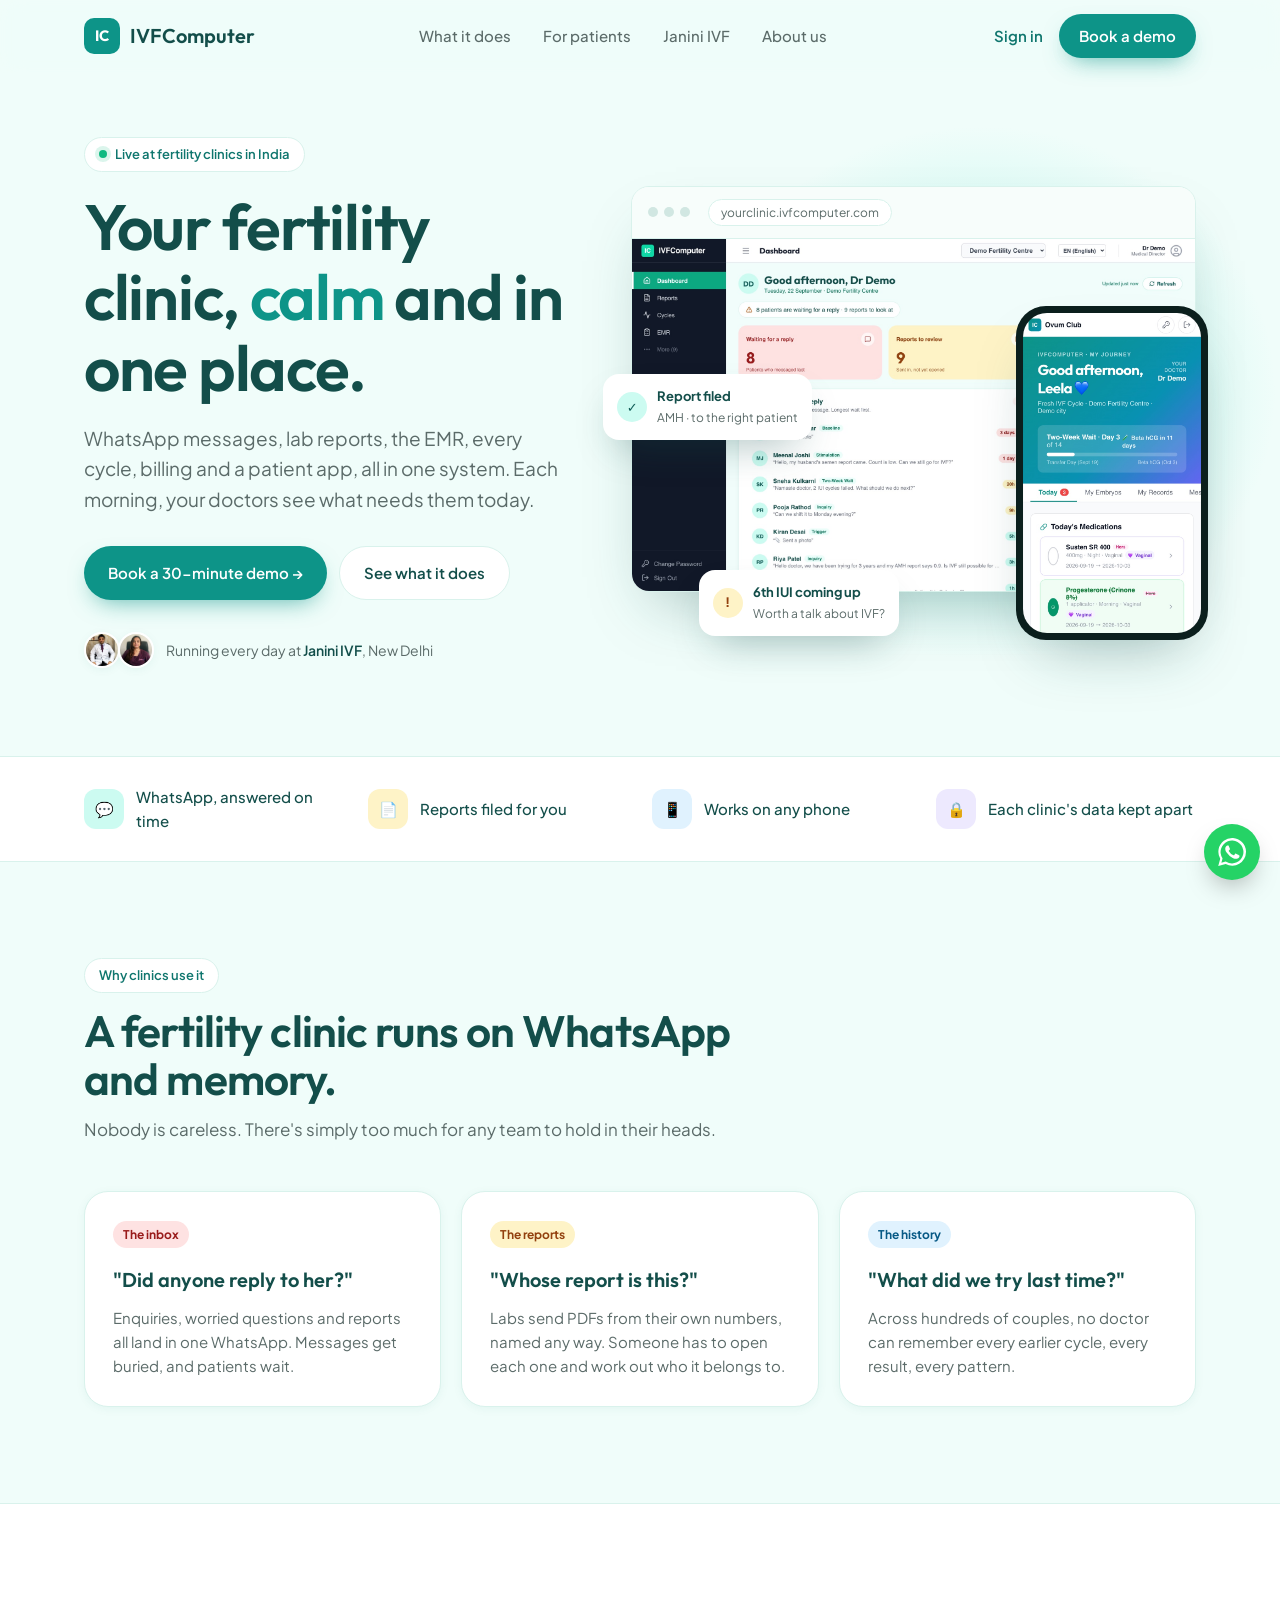
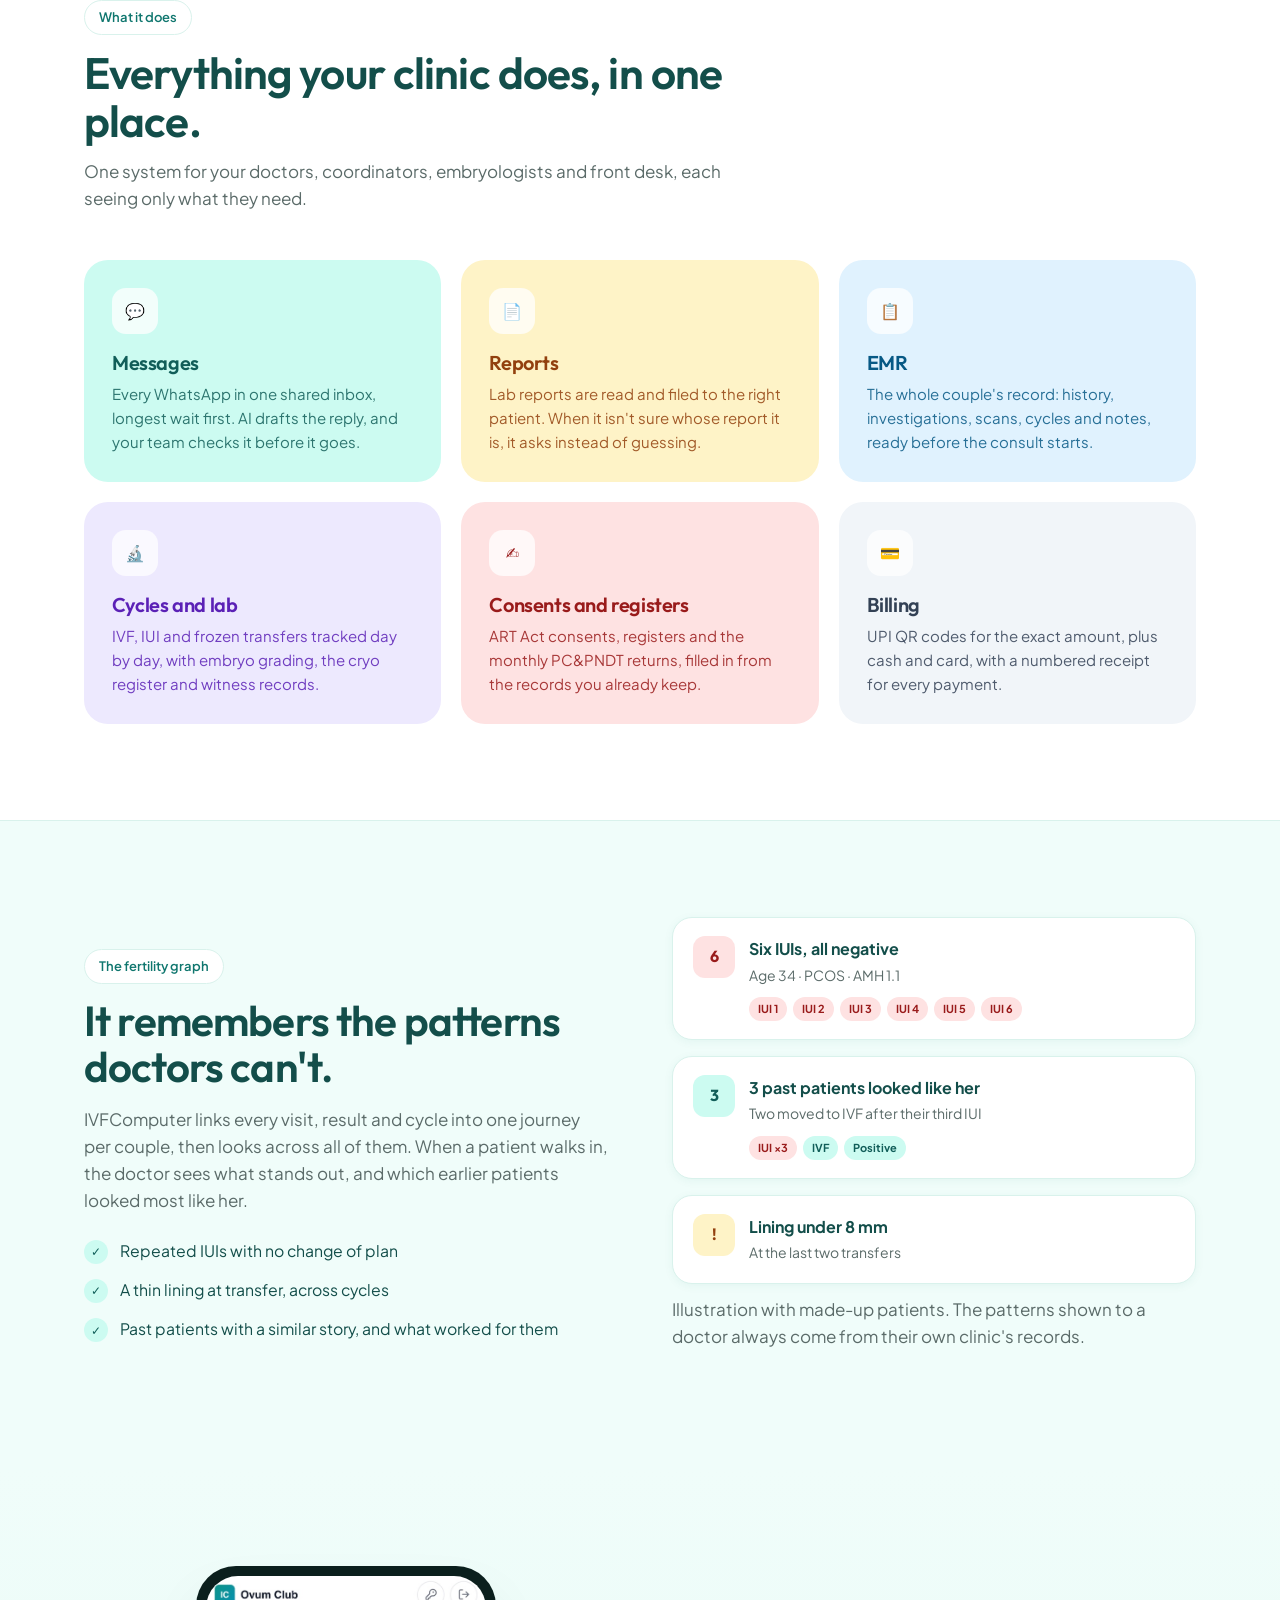
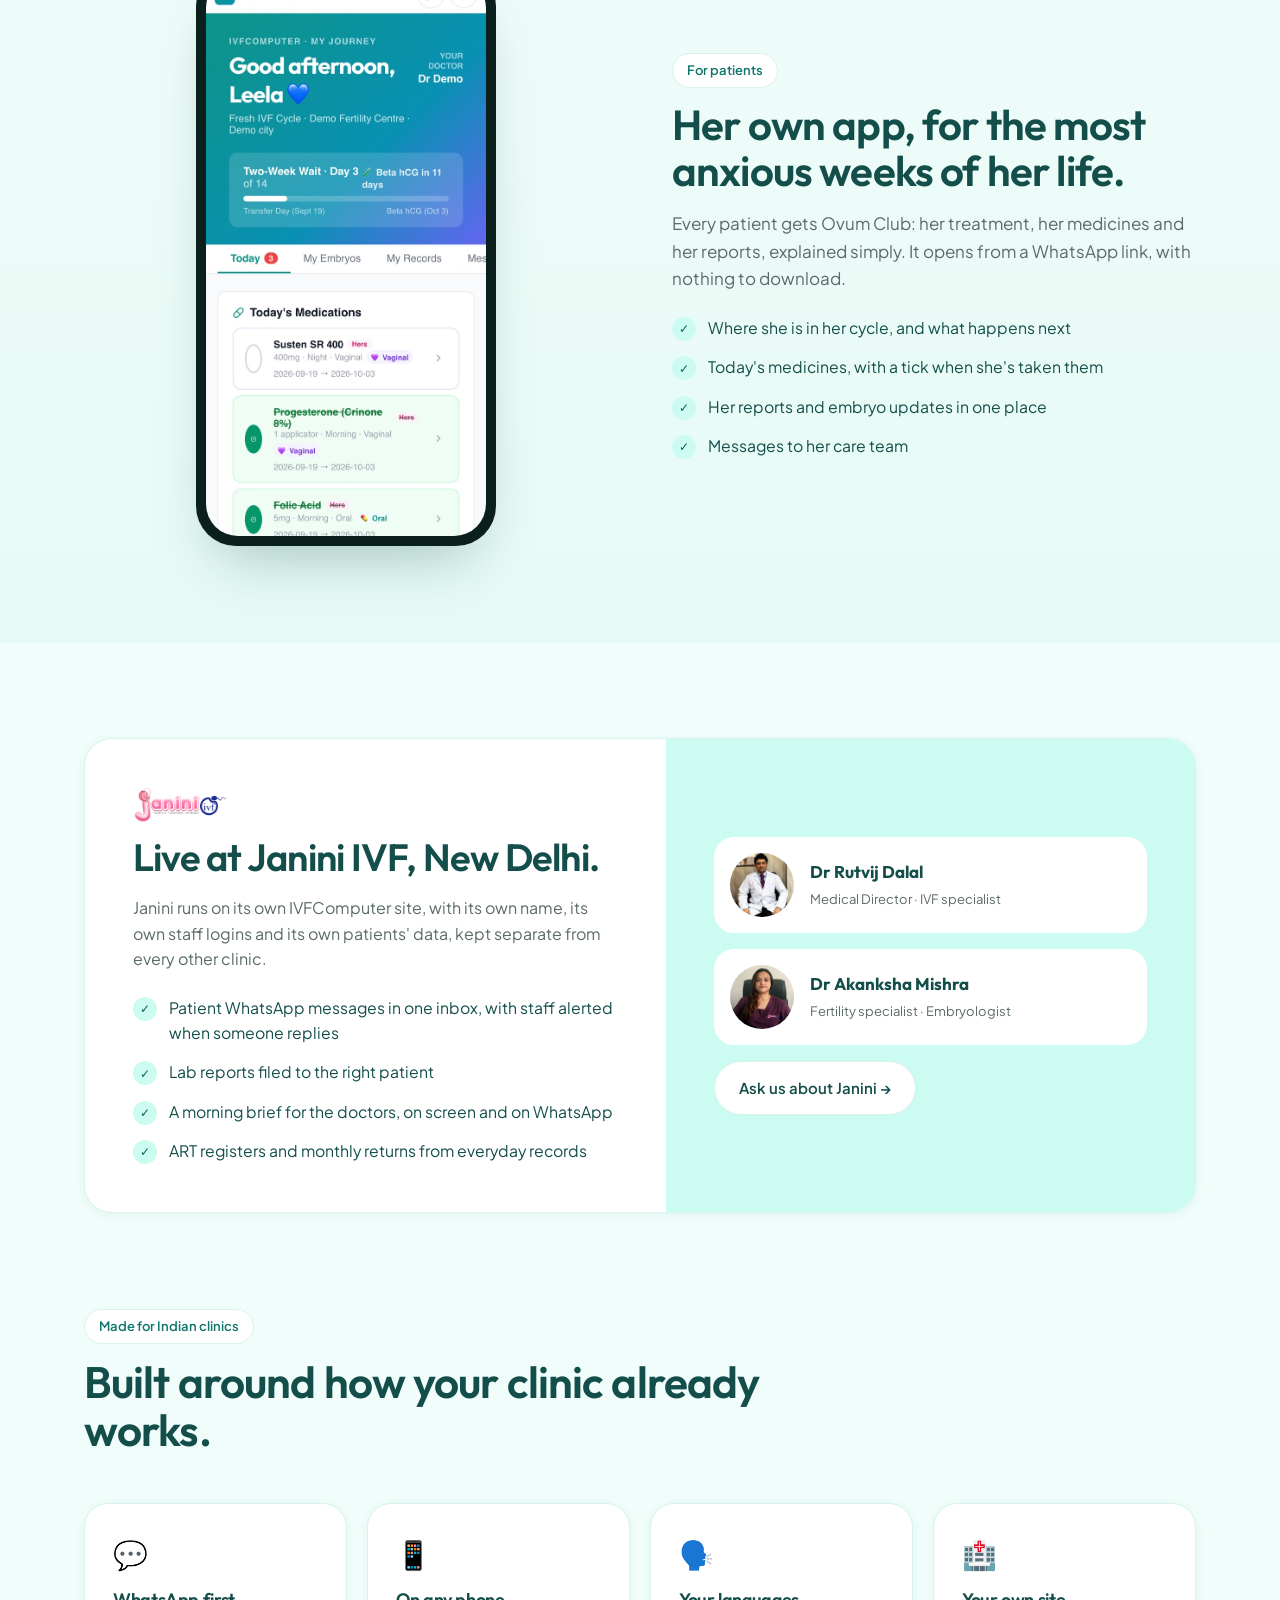
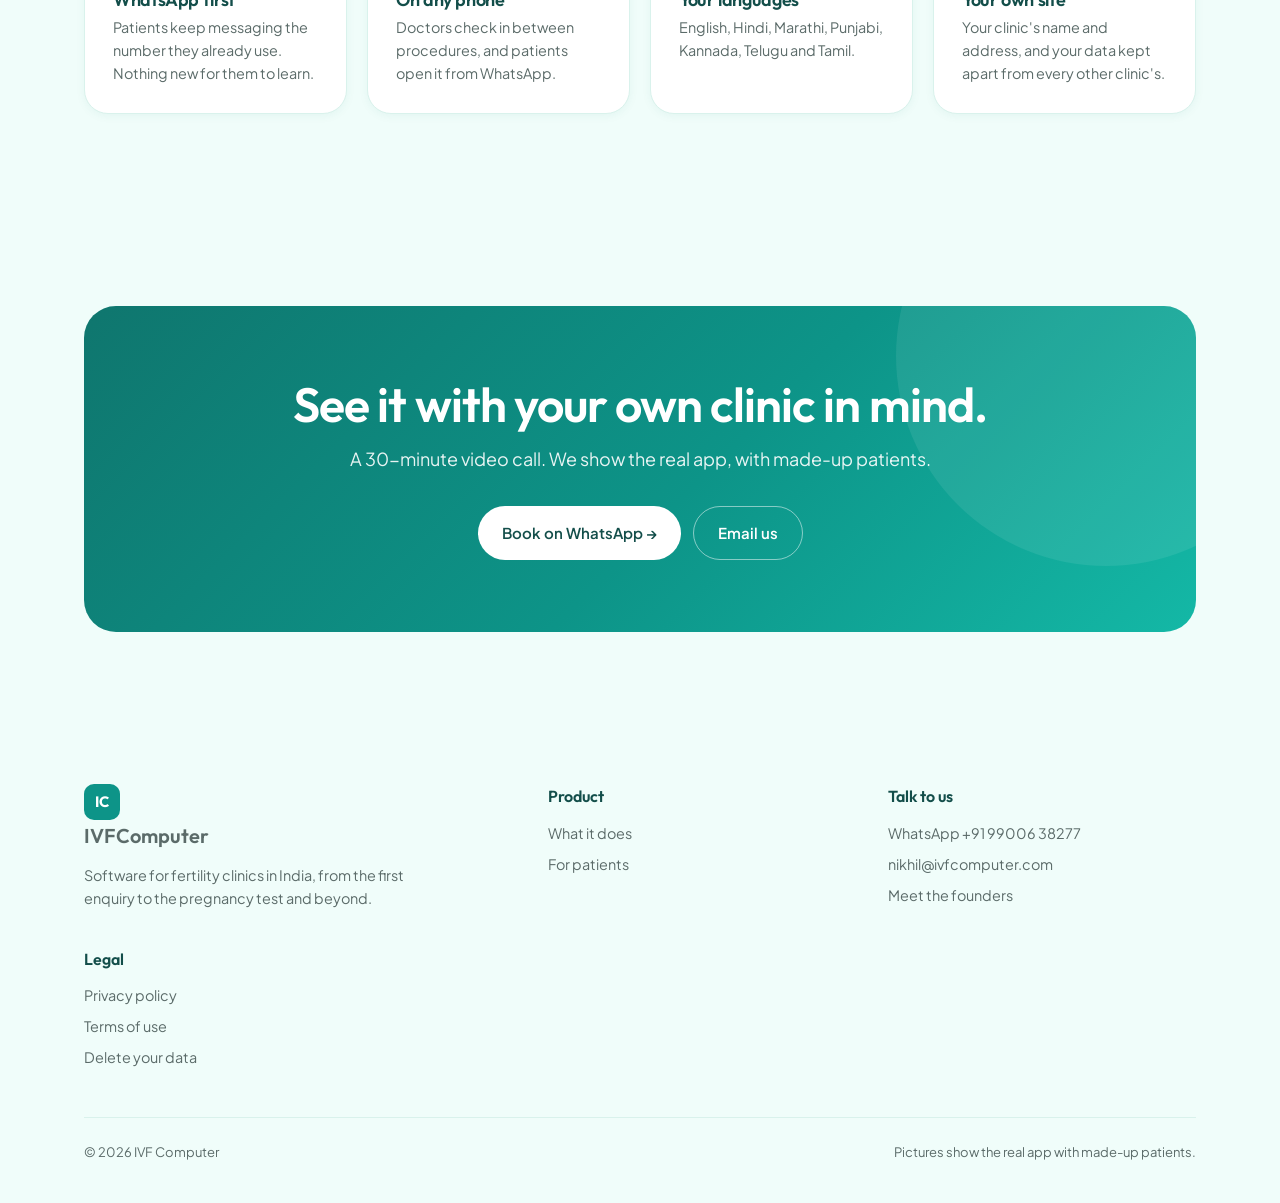
<file: pricing.html>
<!DOCTYPE html>
<html lang="en-IN"><head><meta charset="UTF-8">
<title>IVFComputer</title>
<link rel="canonical" href="https://ivfcomputer.com/">
<meta http-equiv="refresh" content="0; url=/">
<script>location.replace('/');</script>
</head><body><a href="/">Continue to IVFComputer</a></body></html>
</file>
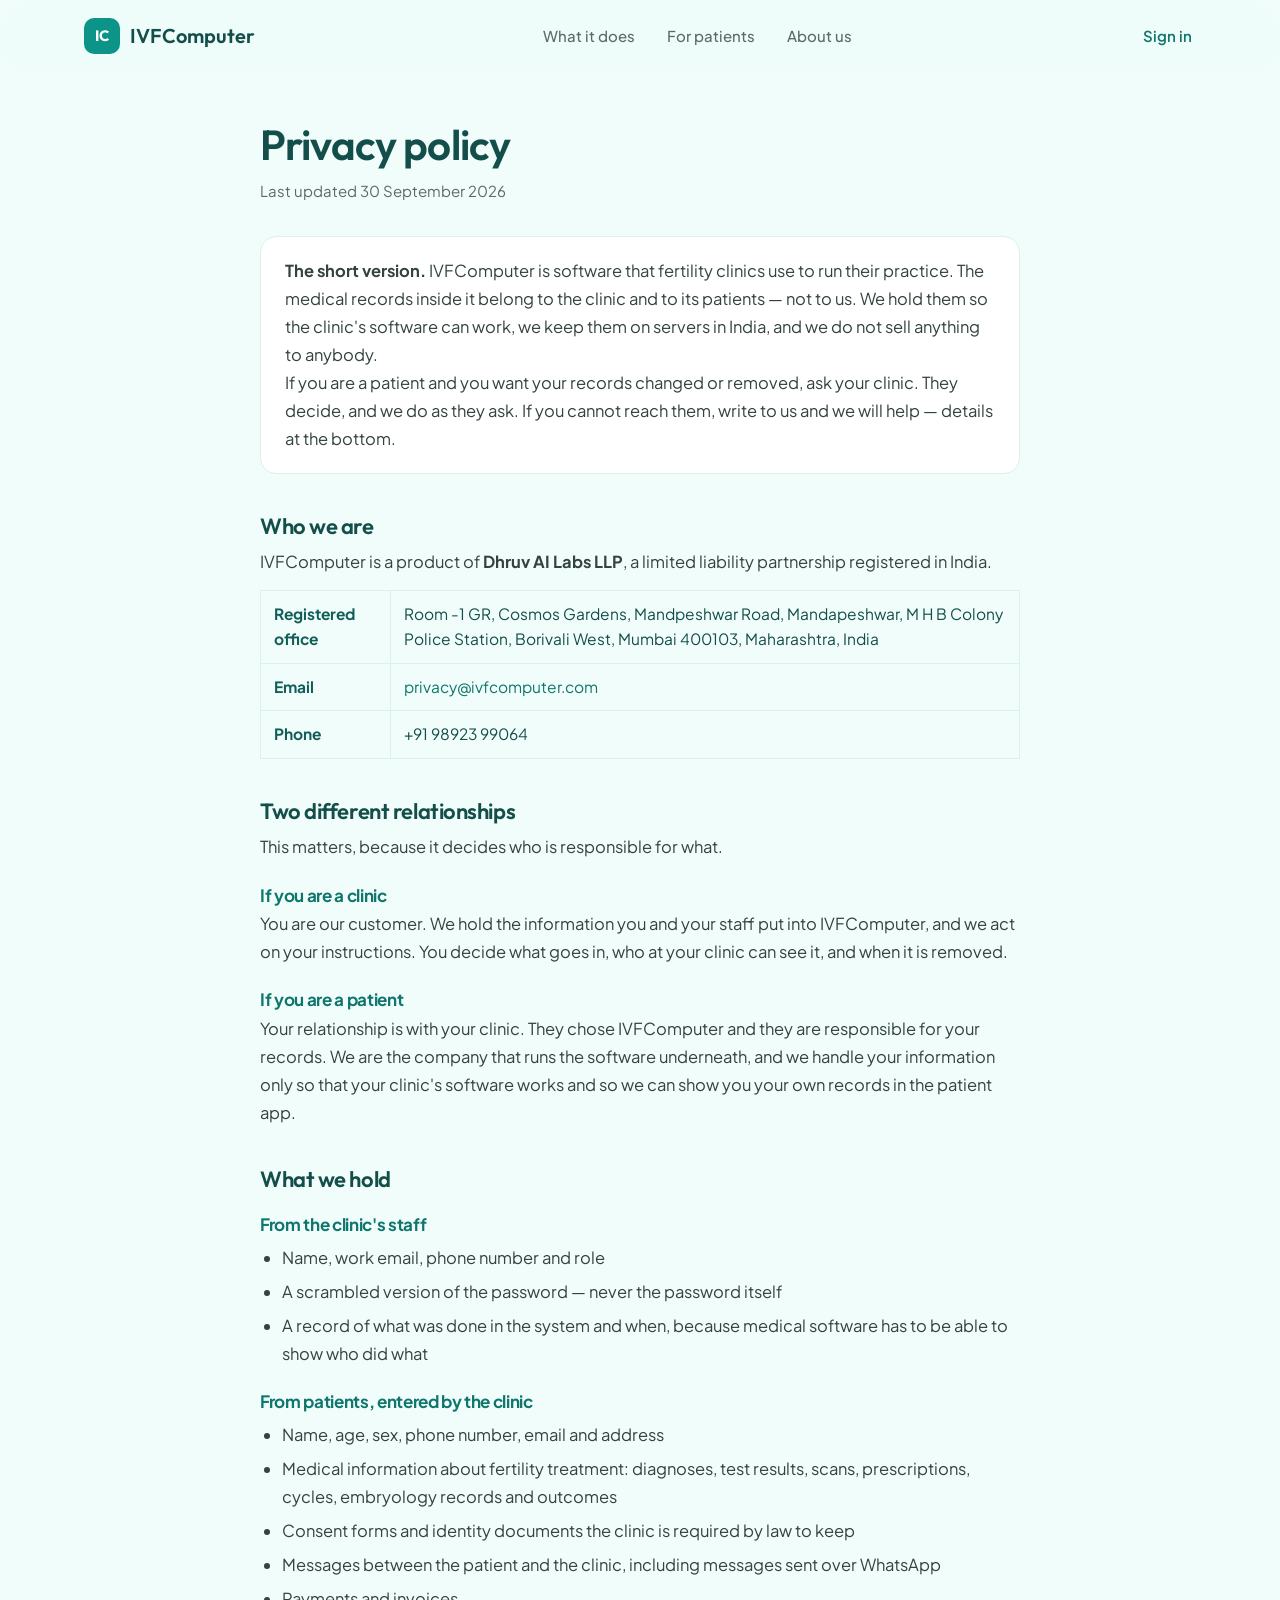
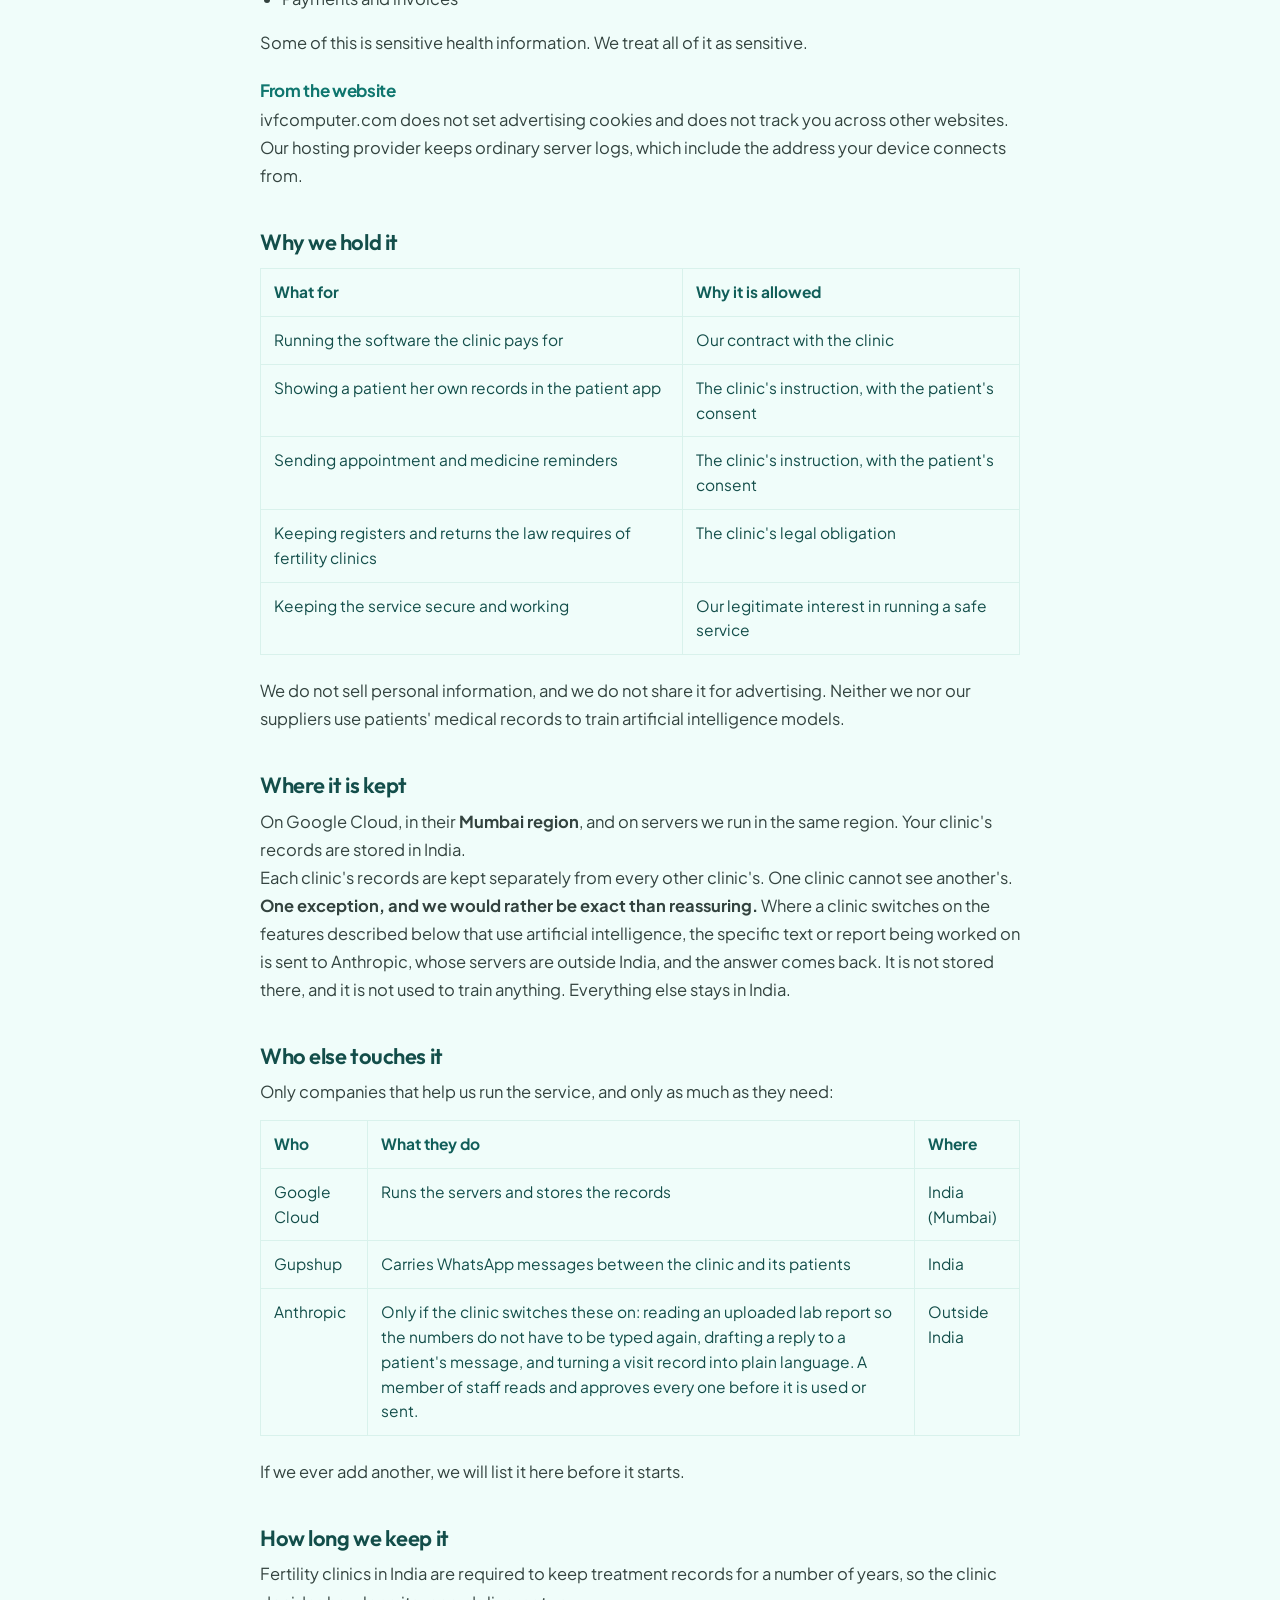
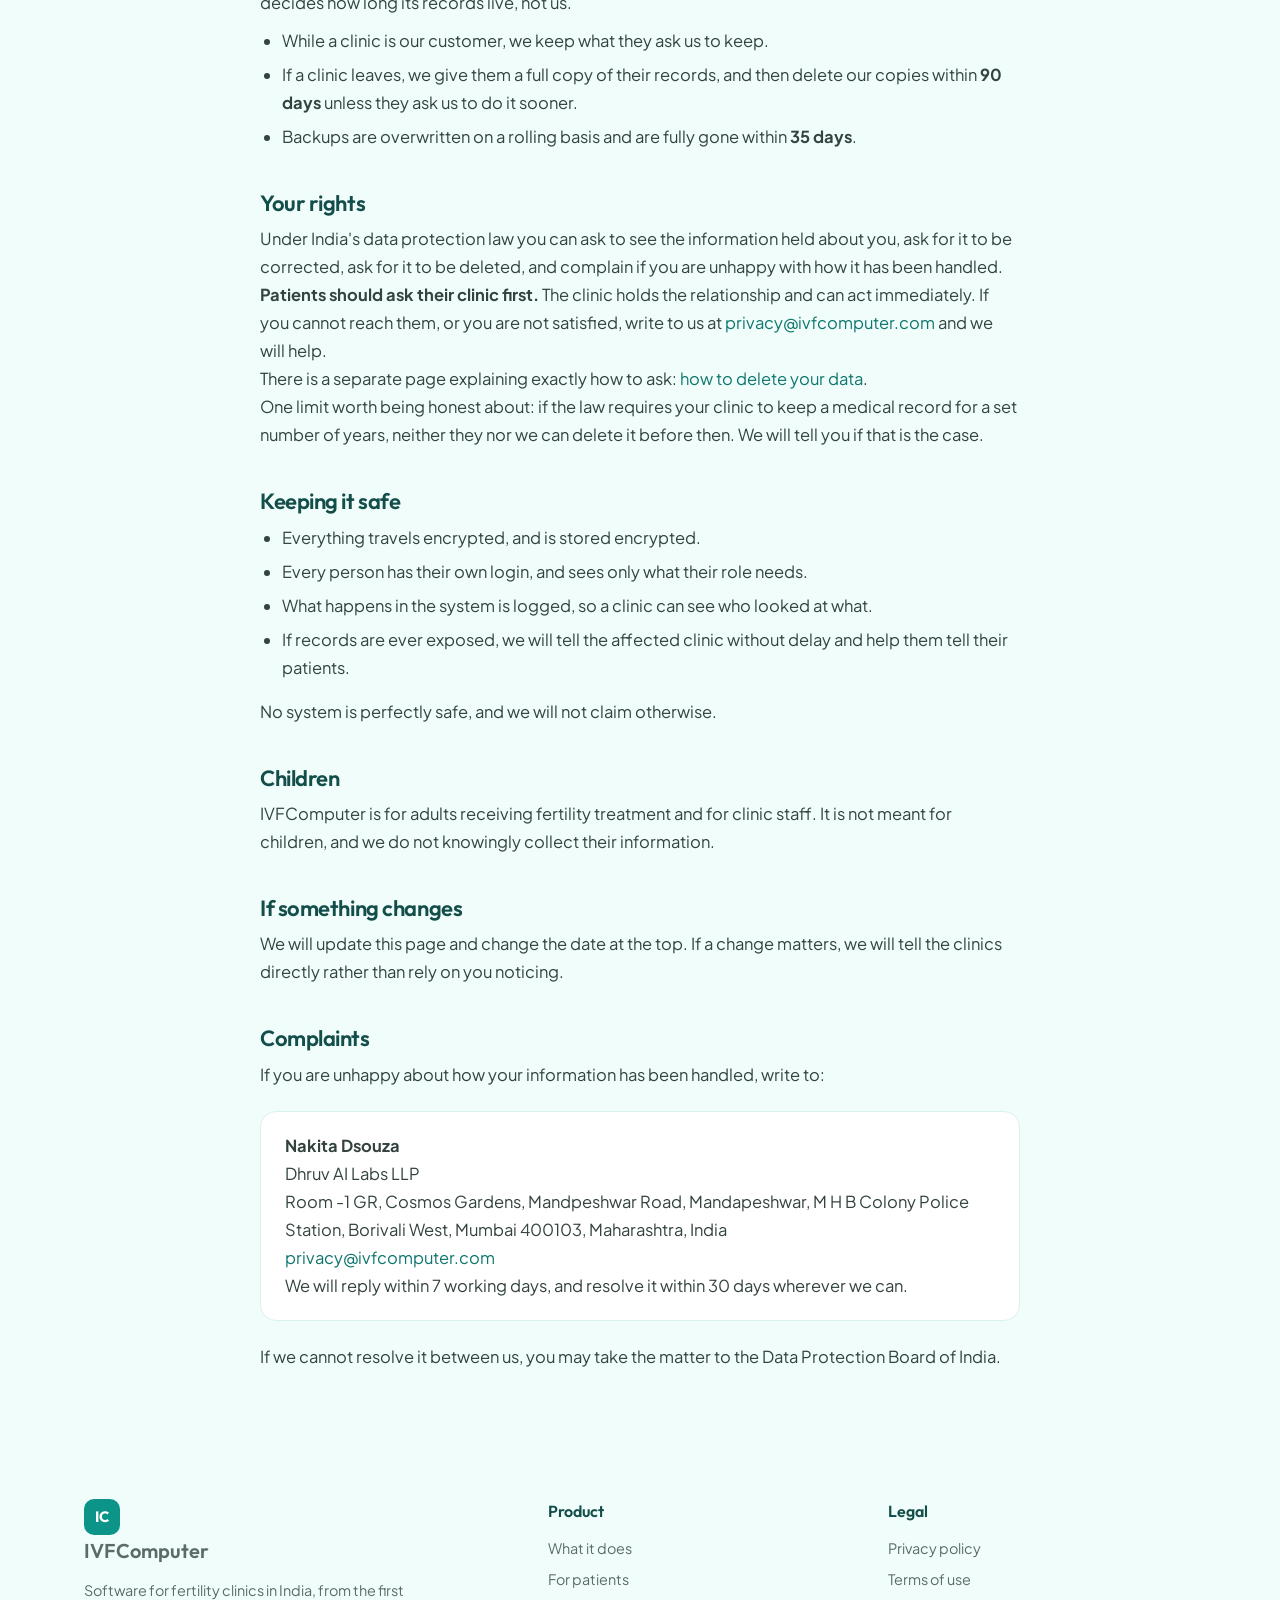
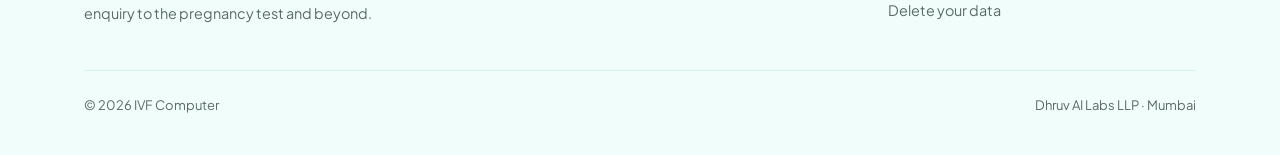
<file: privacy.html>
<!DOCTYPE html>
<html lang="en-IN">
<head>
  <meta charset="UTF-8">
  <meta name="viewport" content="width=device-width, initial-scale=1.0">
  <title>Privacy policy — IVFComputer</title>
  <meta name="description" content="What IVFComputer collects, why, where it is kept, and how to ask for it to be deleted.">
  <link rel="canonical" href="https://ivfcomputer.com/privacy">
  <link rel="icon" type="image/svg+xml" href="data:image/svg+xml,%3Csvg xmlns='http://www.w3.org/2000/svg' viewBox='0 0 64 64'%3E%3Crect width='64' height='64' rx='14' fill='%230d9488'/%3E%3Ctext x='50%25' y='54%25' font-family='Arial,sans-serif' font-size='30' font-weight='700' fill='white' text-anchor='middle' dominant-baseline='middle'%3EIC%3C/text%3E%3C/svg%3E">
  <link rel="preconnect" href="https://fonts.googleapis.com">
  <link rel="preconnect" href="https://fonts.gstatic.com" crossorigin>
  <link href="https://fonts.googleapis.com/css2?family=Outfit:wght@500;600;700&family=Plus+Jakarta+Sans:wght@400;500;600;700&display=swap" rel="stylesheet">
  <link rel="stylesheet" href="/assets/legal.css">
</head>
<body>

<header id="top">
  <div class="wrap nav">
    <a href="/" class="logo"><span class="logo-mark">IC</span>IVFComputer</a>
    <nav class="nav-links">
      <a href="/#features">What it does</a>
      <a href="/#patients">For patients</a>
      <a href="/about">About us</a>
    </nav>
    <div class="nav-right">
      <a class="signin" href="/login">Sign in</a>
    </div>
  </div>
</header>

<main>
<div class="wrap">
<article class="legal">

  <h1>Privacy policy</h1>
  <p class="updated">Last updated 30 September 2026</p>

  <div class="callout">
    <p><strong>The short version.</strong> IVFComputer is software that fertility clinics use to run their practice. The medical records inside it belong to the clinic and to its patients — not to us. We hold them so the clinic's software can work, we keep them on servers in India, and we do not sell anything to anybody.</p>
    <p>If you are a patient and you want your records changed or removed, ask your clinic. They decide, and we do as they ask. If you cannot reach them, write to us and we will help — details at the bottom.</p>
  </div>

  <h2>Who we are</h2>
  <p>IVFComputer is a product of <strong>Dhruv AI Labs LLP</strong>, a limited liability partnership registered in India.</p>
  <table>
    <tr><th>Registered office</th><td>Room -1 GR, Cosmos Gardens, Mandpeshwar Road, Mandapeshwar, M H B Colony Police Station, Borivali West, Mumbai 400103, Maharashtra, India</td></tr>
    <tr><th>Email</th><td><a href="mailto:privacy@ivfcomputer.com">privacy@ivfcomputer.com</a></td></tr>
    <tr><th>Phone</th><td>+91 98923 99064</td></tr>
  </table>

  <h2>Two different relationships</h2>
  <p>This matters, because it decides who is responsible for what.</p>
  <h3>If you are a clinic</h3>
  <p>You are our customer. We hold the information you and your staff put into IVFComputer, and we act on your instructions. You decide what goes in, who at your clinic can see it, and when it is removed.</p>
  <h3>If you are a patient</h3>
  <p>Your relationship is with your clinic. They chose IVFComputer and they are responsible for your records. We are the company that runs the software underneath, and we handle your information only so that your clinic's software works and so we can show you your own records in the patient app.</p>

  <h2>What we hold</h2>
  <h3>From the clinic's staff</h3>
  <ul>
    <li>Name, work email, phone number and role</li>
    <li>A scrambled version of the password — never the password itself</li>
    <li>A record of what was done in the system and when, because medical software has to be able to show who did what</li>
  </ul>
  <h3>From patients, entered by the clinic</h3>
  <ul>
    <li>Name, age, sex, phone number, email and address</li>
    <li>Medical information about fertility treatment: diagnoses, test results, scans, prescriptions, cycles, embryology records and outcomes</li>
    <li>Consent forms and identity documents the clinic is required by law to keep</li>
    <li>Messages between the patient and the clinic, including messages sent over WhatsApp</li>
    <li>Payments and invoices</li>
  </ul>
  <p>Some of this is sensitive health information. We treat all of it as sensitive.</p>
  <h3>From the website</h3>
  <p>ivfcomputer.com does not set advertising cookies and does not track you across other websites. Our hosting provider keeps ordinary server logs, which include the address your device connects from.</p>

  <h2>Why we hold it</h2>
  <table>
    <tr><th>What for</th><th>Why it is allowed</th></tr>
    <tr><td>Running the software the clinic pays for</td><td>Our contract with the clinic</td></tr>
    <tr><td>Showing a patient her own records in the patient app</td><td>The clinic's instruction, with the patient's consent</td></tr>
    <tr><td>Sending appointment and medicine reminders</td><td>The clinic's instruction, with the patient's consent</td></tr>
    <tr><td>Keeping registers and returns the law requires of fertility clinics</td><td>The clinic's legal obligation</td></tr>
    <tr><td>Keeping the service secure and working</td><td>Our legitimate interest in running a safe service</td></tr>
  </table>
  <p>We do not sell personal information, and we do not share it for advertising. Neither we nor our suppliers use patients' medical records to train artificial intelligence models.</p>

  <h2>Where it is kept</h2>
  <p>On Google Cloud, in their <strong>Mumbai region</strong>, and on servers we run in the same region. Your clinic's records are stored in India.</p>
  <p>Each clinic's records are kept separately from every other clinic's. One clinic cannot see another's.</p>
  <p><strong>One exception, and we would rather be exact than reassuring.</strong> Where a clinic switches on the features described below that use artificial intelligence, the specific text or report being worked on is sent to Anthropic, whose servers are outside India, and the answer comes back. It is not stored there, and it is not used to train anything. Everything else stays in India.</p>

  <h2>Who else touches it</h2>
  <p>Only companies that help us run the service, and only as much as they need:</p>
  <table>
    <tr><th>Who</th><th>What they do</th><th>Where</th></tr>
    <tr><td>Google Cloud</td><td>Runs the servers and stores the records</td><td>India (Mumbai)</td></tr>
    <tr><td>Gupshup</td><td>Carries WhatsApp messages between the clinic and its patients</td><td>India</td></tr>
    <tr><td>Anthropic</td><td>Only if the clinic switches these on: reading an uploaded lab report so the numbers do not have to be typed again, drafting a reply to a patient's message, and turning a visit record into plain language. A member of staff reads and approves every one before it is used or sent.</td><td>Outside India</td></tr>
  </table>
  <p>If we ever add another, we will list it here before it starts.</p>

  <h2>How long we keep it</h2>
  <p>Fertility clinics in India are required to keep treatment records for a number of years, so the clinic decides how long its records live, not us.</p>
  <ul>
    <li>While a clinic is our customer, we keep what they ask us to keep.</li>
    <li>If a clinic leaves, we give them a full copy of their records, and then delete our copies within <strong>90 days</strong> unless they ask us to do it sooner.</li>
    <li>Backups are overwritten on a rolling basis and are fully gone within <strong>35 days</strong>.</li>
  </ul>

  <h2>Your rights</h2>
  <p>Under India's data protection law you can ask to see the information held about you, ask for it to be corrected, ask for it to be deleted, and complain if you are unhappy with how it has been handled.</p>
  <p><strong>Patients should ask their clinic first.</strong> The clinic holds the relationship and can act immediately. If you cannot reach them, or you are not satisfied, write to us at <a href="mailto:privacy@ivfcomputer.com">privacy@ivfcomputer.com</a> and we will help.</p>
  <p>There is a separate page explaining exactly how to ask: <a href="/data-deletion">how to delete your data</a>.</p>
  <p>One limit worth being honest about: if the law requires your clinic to keep a medical record for a set number of years, neither they nor we can delete it before then. We will tell you if that is the case.</p>

  <h2>Keeping it safe</h2>
  <ul>
    <li>Everything travels encrypted, and is stored encrypted.</li>
    <li>Every person has their own login, and sees only what their role needs.</li>
    <li>What happens in the system is logged, so a clinic can see who looked at what.</li>
    <li>If records are ever exposed, we will tell the affected clinic without delay and help them tell their patients.</li>
  </ul>
  <p>No system is perfectly safe, and we will not claim otherwise.</p>

  <h2>Children</h2>
  <p>IVFComputer is for adults receiving fertility treatment and for clinic staff. It is not meant for children, and we do not knowingly collect their information.</p>

  <h2>If something changes</h2>
  <p>We will update this page and change the date at the top. If a change matters, we will tell the clinics directly rather than rely on you noticing.</p>

  <h2>Complaints</h2>
  <p>If you are unhappy about how your information has been handled, write to:</p>
  <div class="callout">
    <p><strong>Nakita Dsouza</strong><br>
    Dhruv AI Labs LLP<br>
    Room -1 GR, Cosmos Gardens, Mandpeshwar Road, Mandapeshwar, M H B Colony Police Station, Borivali West, Mumbai 400103, Maharashtra, India<br>
    <a href="mailto:privacy@ivfcomputer.com">privacy@ivfcomputer.com</a></p>
    <p>We will reply within 7 working days, and resolve it within 30 days wherever we can.</p>
  </div>
  <p>If we cannot resolve it between us, you may take the matter to the Data Protection Board of India.</p>

</article>
</div>
</main>

<footer>
  <div class="wrap">
    <div class="foot">
      <div>
        <a href="/" class="logo" style="margin-bottom:12px"><span class="logo-mark">IC</span>IVFComputer</a>
        <p style="max-width:320px">Software for fertility clinics in India, from the first enquiry to the pregnancy test and beyond.</p>
      </div>
      <div>
        <h4>Product</h4>
        <a href="/#features">What it does</a>
        <a href="/#patients">For patients</a>
      </div>
      <div>
        <h4>Legal</h4>
        <a href="/privacy">Privacy policy</a>
        <a href="/terms">Terms of use</a>
        <a href="/data-deletion">Delete your data</a>
      </div>
    </div>
    <div class="foot-bottom">
      <span>© 2026 IVF Computer</span>
      <span>Dhruv AI Labs LLP · Mumbai</span>
    </div>
  </div>
</footer>

</body>
</html>
</file>
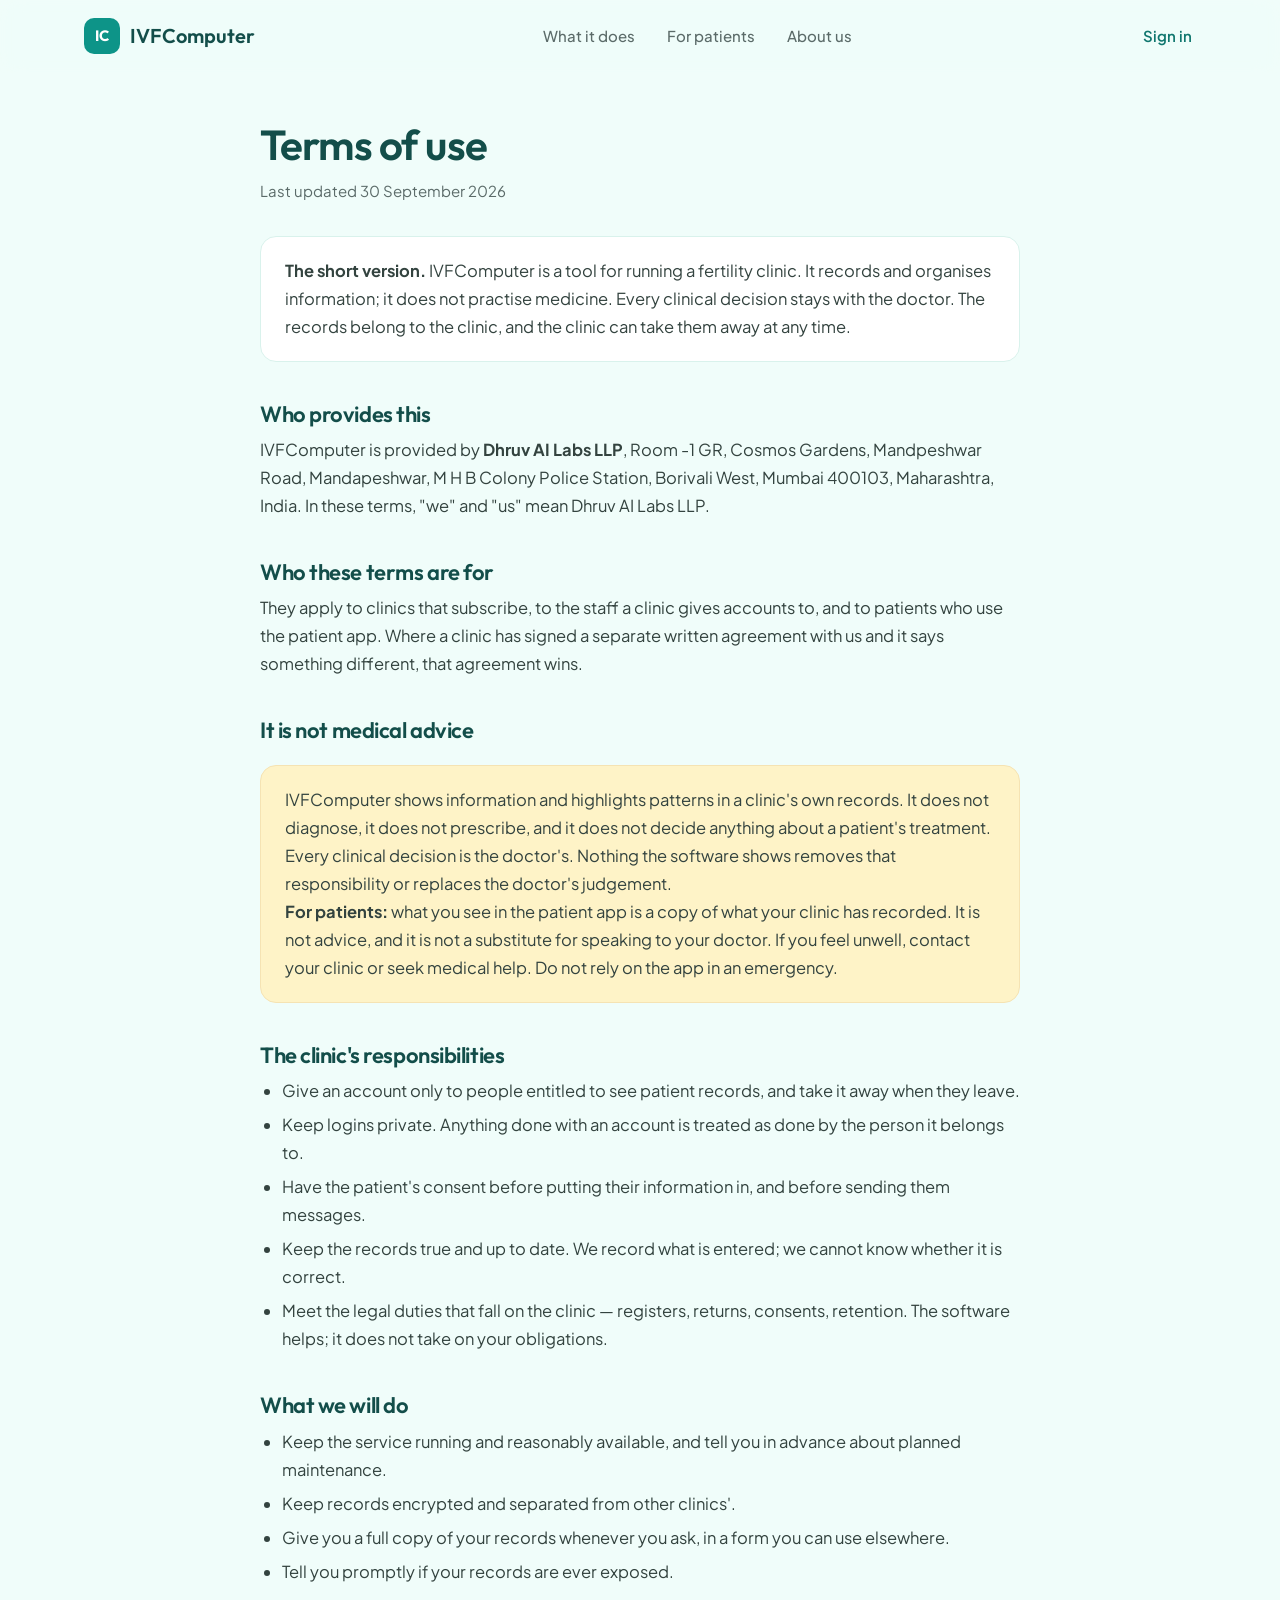
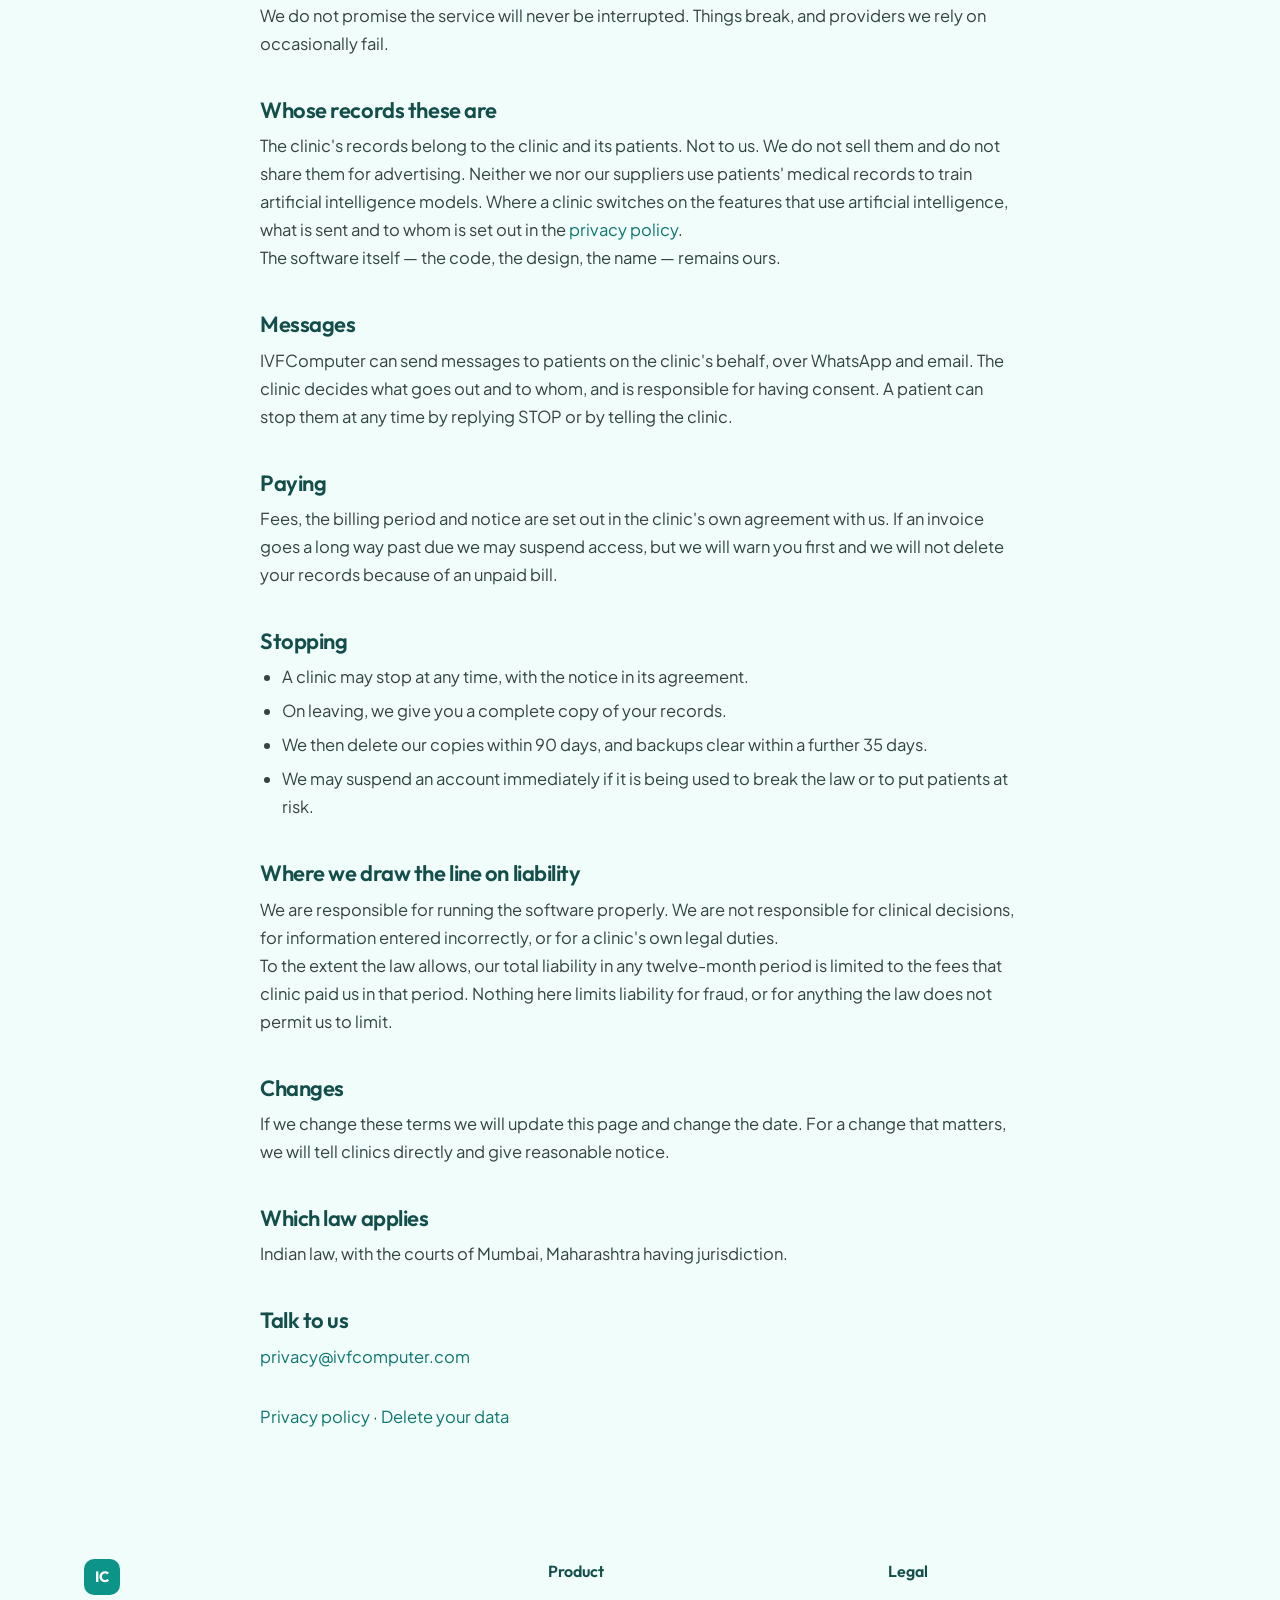
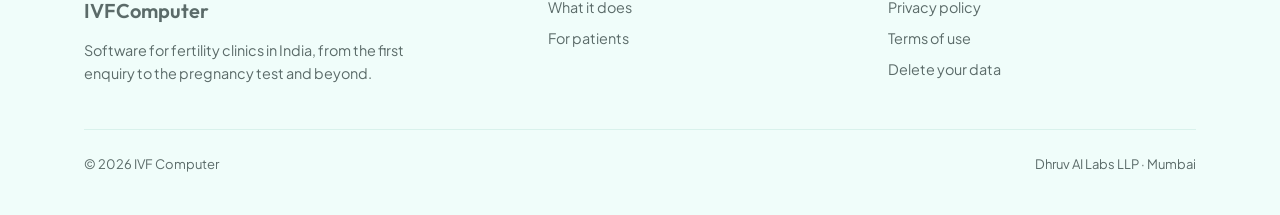
<file: terms.html>
<!DOCTYPE html>
<html lang="en-IN">
<head>
  <meta charset="UTF-8">
  <meta name="viewport" content="width=device-width, initial-scale=1.0">
  <title>Terms of use — IVFComputer</title>
  <meta name="description" content="The terms on which clinics and patients use IVFComputer.">
  <link rel="canonical" href="https://ivfcomputer.com/terms">
  <link rel="icon" type="image/svg+xml" href="data:image/svg+xml,%3Csvg xmlns='http://www.w3.org/2000/svg' viewBox='0 0 64 64'%3E%3Crect width='64' height='64' rx='14' fill='%230d9488'/%3E%3Ctext x='50%25' y='54%25' font-family='Arial,sans-serif' font-size='30' font-weight='700' fill='white' text-anchor='middle' dominant-baseline='middle'%3EIC%3C/text%3E%3C/svg%3E">
  <link rel="preconnect" href="https://fonts.googleapis.com">
  <link rel="preconnect" href="https://fonts.gstatic.com" crossorigin>
  <link href="https://fonts.googleapis.com/css2?family=Outfit:wght@500;600;700&family=Plus+Jakarta+Sans:wght@400;500;600;700&display=swap" rel="stylesheet">
  <link rel="stylesheet" href="/assets/legal.css">
</head>
<body>

<header id="top">
  <div class="wrap nav">
    <a href="/" class="logo"><span class="logo-mark">IC</span>IVFComputer</a>
    <nav class="nav-links">
      <a href="/#features">What it does</a>
      <a href="/#patients">For patients</a>
      <a href="/about">About us</a>
    </nav>
    <div class="nav-right">
      <a class="signin" href="/login">Sign in</a>
    </div>
  </div>
</header>

<main>
<div class="wrap">
<article class="legal">

  <h1>Terms of use</h1>
  <p class="updated">Last updated 30 September 2026</p>

  <div class="callout">
    <p><strong>The short version.</strong> IVFComputer is a tool for running a fertility clinic. It records and organises information; it does not practise medicine. Every clinical decision stays with the doctor. The records belong to the clinic, and the clinic can take them away at any time.</p>
  </div>

  <h2>Who provides this</h2>
  <p>IVFComputer is provided by <strong>Dhruv AI Labs LLP</strong>, Room -1 GR, Cosmos Gardens, Mandpeshwar Road, Mandapeshwar, M H B Colony Police Station, Borivali West, Mumbai 400103, Maharashtra, India. In these terms, "we" and "us" mean Dhruv AI Labs LLP.</p>

  <h2>Who these terms are for</h2>
  <p>They apply to clinics that subscribe, to the staff a clinic gives accounts to, and to patients who use the patient app. Where a clinic has signed a separate written agreement with us and it says something different, that agreement wins.</p>

  <h2>It is not medical advice</h2>
  <div class="callout warm">
    <p>IVFComputer shows information and highlights patterns in a clinic's own records. It does not diagnose, it does not prescribe, and it does not decide anything about a patient's treatment.</p>
    <p>Every clinical decision is the doctor's. Nothing the software shows removes that responsibility or replaces the doctor's judgement.</p>
    <p><strong>For patients:</strong> what you see in the patient app is a copy of what your clinic has recorded. It is not advice, and it is not a substitute for speaking to your doctor. If you feel unwell, contact your clinic or seek medical help. Do not rely on the app in an emergency.</p>
  </div>

  <h2>The clinic's responsibilities</h2>
  <ul>
    <li>Give an account only to people entitled to see patient records, and take it away when they leave.</li>
    <li>Keep logins private. Anything done with an account is treated as done by the person it belongs to.</li>
    <li>Have the patient's consent before putting their information in, and before sending them messages.</li>
    <li>Keep the records true and up to date. We record what is entered; we cannot know whether it is correct.</li>
    <li>Meet the legal duties that fall on the clinic — registers, returns, consents, retention. The software helps; it does not take on your obligations.</li>
  </ul>

  <h2>What we will do</h2>
  <ul>
    <li>Keep the service running and reasonably available, and tell you in advance about planned maintenance.</li>
    <li>Keep records encrypted and separated from other clinics'.</li>
    <li>Give you a full copy of your records whenever you ask, in a form you can use elsewhere.</li>
    <li>Tell you promptly if your records are ever exposed.</li>
  </ul>
  <p>We do not promise the service will never be interrupted. Things break, and providers we rely on occasionally fail.</p>

  <h2>Whose records these are</h2>
  <p>The clinic's records belong to the clinic and its patients. Not to us. We do not sell them and do not share them for advertising. Neither we nor our suppliers use patients' medical records to train artificial intelligence models. Where a clinic switches on the features that use artificial intelligence, what is sent and to whom is set out in the <a href="/privacy">privacy policy</a>.</p>
  <p>The software itself — the code, the design, the name — remains ours.</p>

  <h2>Messages</h2>
  <p>IVFComputer can send messages to patients on the clinic's behalf, over WhatsApp and email. The clinic decides what goes out and to whom, and is responsible for having consent. A patient can stop them at any time by replying STOP or by telling the clinic.</p>

  <h2>Paying</h2>
  <p>Fees, the billing period and notice are set out in the clinic's own agreement with us. If an invoice goes a long way past due we may suspend access, but we will warn you first and we will not delete your records because of an unpaid bill.</p>

  <h2>Stopping</h2>
  <ul>
    <li>A clinic may stop at any time, with the notice in its agreement.</li>
    <li>On leaving, we give you a complete copy of your records.</li>
    <li>We then delete our copies within 90 days, and backups clear within a further 35 days.</li>
    <li>We may suspend an account immediately if it is being used to break the law or to put patients at risk.</li>
  </ul>

  <h2>Where we draw the line on liability</h2>
  <p>We are responsible for running the software properly. We are not responsible for clinical decisions, for information entered incorrectly, or for a clinic's own legal duties.</p>
  <p>To the extent the law allows, our total liability in any twelve-month period is limited to the fees that clinic paid us in that period. Nothing here limits liability for fraud, or for anything the law does not permit us to limit.</p>

  <h2>Changes</h2>
  <p>If we change these terms we will update this page and change the date. For a change that matters, we will tell clinics directly and give reasonable notice.</p>

  <h2>Which law applies</h2>
  <p>Indian law, with the courts of Mumbai, Maharashtra having jurisdiction.</p>

  <h2>Talk to us</h2>
  <p><a href="mailto:privacy@ivfcomputer.com">privacy@ivfcomputer.com</a></p>

  <p style="margin-top:32px"><a href="/privacy">Privacy policy</a> &middot; <a href="/data-deletion">Delete your data</a></p>

</article>
</div>
</main>

<footer>
  <div class="wrap">
    <div class="foot">
      <div>
        <a href="/" class="logo" style="margin-bottom:12px"><span class="logo-mark">IC</span>IVFComputer</a>
        <p style="max-width:320px">Software for fertility clinics in India, from the first enquiry to the pregnancy test and beyond.</p>
      </div>
      <div>
        <h4>Product</h4>
        <a href="/#features">What it does</a>
        <a href="/#patients">For patients</a>
      </div>
      <div>
        <h4>Legal</h4>
        <a href="/privacy">Privacy policy</a>
        <a href="/terms">Terms of use</a>
        <a href="/data-deletion">Delete your data</a>
      </div>
    </div>
    <div class="foot-bottom">
      <span>© 2026 IVF Computer</span>
      <span>Dhruv AI Labs LLP · Mumbai</span>
    </div>
  </div>
</footer>

</body>
</html>
</file>
<file: assets/legal.css>
/* The site's look, shared by the legal pages so they don't drift from the
   rest of ivfcomputer.com. Lifted from about.html when these pages were
   added; if the site is restyled, restyle this too. */
/* The same soft, warm look as the app: mint page, deep-teal ink,
       rounded white cards and pastel tiles. */
    :root {
      --page: #f0fdfa;
      --page-2: #e6faf5;
      --ink: #134e4a;
      --ink-soft: #0f766e;
      --muted: #5b6b69;
      --teal: #0d9488;
      --teal-dark: #0f766e;
      --line: #d9f2ec;
      --white: #ffffff;
      --mint: #ccfbf1;  --mint-ink: #115e59;
      --rose: #fee2e2;  --rose-ink: #991b1b;
      --amber: #fef3c7; --amber-ink: #92400e;
      --sky: #e0f2fe;   --sky-ink: #075985;
      --lilac: #ede9fe; --lilac-ink: #5b21b6;
      --head: 'Outfit', system-ui, sans-serif;
      --body: 'Plus Jakarta Sans', system-ui, sans-serif;
      --shadow: 0 2px 10px rgba(15,118,110,.06);
      --shadow-lg: 0 30px 60px -24px rgba(19,78,74,.35);
    }
    * { box-sizing: border-box; margin: 0; padding: 0; }
    html { scroll-behavior: smooth; }
    body { font-family: var(--body); color: var(--ink); background: var(--page); line-height: 1.6; -webkit-font-smoothing: antialiased; }
    img { max-width: 100%; height: auto; display: block; }
    a { color: inherit; text-decoration: none; }
    .wrap { max-width: 1160px; margin: 0 auto; padding: 0 24px; }
    h1, h2, h3 { font-family: var(--head); font-weight: 600; letter-spacing: -0.02em; line-height: 1.1; }
    .eyebrow { display: inline-flex; align-items: center; gap: 8px; font-size: .8125rem; font-weight: 600; color: var(--ink-soft); background: var(--white); border: 1px solid var(--line); border-radius: 999px; padding: 6px 14px; }
    .eyebrow .dot { width: 8px; height: 8px; border-radius: 50%; background: #10b981; box-shadow: 0 0 0 4px rgba(16,185,129,.15); }
    .btn { display: inline-flex; align-items: center; justify-content: center; gap: 8px; font-weight: 600; font-size: .9375rem; border-radius: 999px; padding: 14px 24px; transition: transform .15s ease, box-shadow .15s ease, background .15s; white-space: nowrap; }
    .btn-primary { background: var(--teal); color: white; box-shadow: 0 10px 24px -10px rgba(13,148,136,.7); }
    .btn-primary:hover { background: var(--teal-dark); transform: translateY(-1px); }
    .btn-ghost { background: var(--white); color: var(--ink); border: 1px solid var(--line); }
    .btn-ghost:hover { border-color: #99e6d6; transform: translateY(-1px); }
    section { padding: 96px 0; }
    .section-head { max-width: 680px; margin-bottom: 48px; }
    .section-head h2 { font-size: clamp(2rem, 4vw, 2.75rem); margin: 14px 0 12px; }
    .section-head p { font-size: 1.0625rem; color: var(--muted); }
    .center { text-align: center; margin-left: auto; margin-right: auto; }

    /* Header */
    header { position: sticky; top: 0; z-index: 50; background: rgba(240,253,250,.85); backdrop-filter: saturate(160%) blur(12px); -webkit-backdrop-filter: saturate(160%) blur(12px); border-bottom: 1px solid transparent; transition: border-color .2s; }
    header.scrolled { border-bottom-color: var(--line); }
    .nav { display: flex; align-items: center; justify-content: space-between; height: 72px; gap: 16px; }
    .logo { display: flex; align-items: center; gap: 10px; font-family: var(--head); font-weight: 600; font-size: 1.25rem; }
    .logo-mark { width: 36px; height: 36px; border-radius: 10px; background: var(--teal); color: white; display: grid; place-items: center; font-size: .9375rem; font-weight: 700; }
    .nav-links { display: flex; gap: 32px; font-size: .9375rem; font-weight: 500; color: var(--muted); }
    .nav-links a:hover { color: var(--ink); }
    .nav-right { display: flex; align-items: center; gap: 12px; }
    .nav-right .signin { font-size: .9375rem; font-weight: 600; color: var(--ink-soft); padding: 8px 4px; }
    .nav-right .btn { padding: 10px 20px; }

    /* Hero */
    .hero { padding: 64px 0 88px; overflow: hidden; }
    .hero-grid { display: grid; grid-template-columns: 1fr 1.15fr; gap: 56px; align-items: center; }
    .hero h1 { font-size: clamp(2.5rem, 5.4vw, 4rem); margin: 20px 0; }
    .hero h1 em { font-style: normal; color: var(--teal); }
    .hero .lede { font-size: 1.1875rem; color: var(--muted); max-width: 520px; margin-bottom: 32px; }
    .hero-ctas { display: flex; gap: 12px; flex-wrap: wrap; }
    .hero-proof { margin-top: 32px; display: flex; align-items: center; gap: 12px; font-size: .875rem; color: var(--muted); }
    .hero-proof img { width: 36px; height: 36px; border-radius: 50%; object-fit: cover; border: 2px solid white; box-shadow: var(--shadow); }
    .hero-proof img + img { margin-left: -14px; }
    .hero-proof b { color: var(--ink); font-weight: 600; }

    /* The picture: the real app, with made-up patients */
    .shot { position: relative; padding: 20px 0 48px 0; }
    .shot::before { content: ''; position: absolute; inset: -40px -80px -20px 10%; background: radial-gradient(closest-side, rgba(94,234,212,.45), transparent); z-index: 0; }
    .browser { position: relative; z-index: 1; background: white; border-radius: 18px; box-shadow: var(--shadow-lg); border: 1px solid var(--line); overflow: hidden; }
    .browser-bar { display: flex; align-items: center; gap: 6px; padding: 12px 16px; background: #f7fdfb; border-bottom: 1px solid var(--line); }
    .browser-bar i { width: 10px; height: 10px; border-radius: 50%; background: #d1e7e2; }
    .browser-bar span { margin-left: 12px; font-size: .75rem; color: var(--muted); background: white; border: 1px solid var(--line); border-radius: 999px; padding: 3px 12px; }
    .phone { position: absolute; z-index: 2; right: -12px; bottom: 0; width: 34%; max-width: 210px; border-radius: 30px; background: #0b1f1d; padding: 7px; box-shadow: var(--shadow-lg); }
    .phone img { border-radius: 24px; aspect-ratio: 390 / 700; object-fit: cover; object-position: top; width: 100%; }
    .float { position: absolute; z-index: 3; background: white; border-radius: 16px; box-shadow: 0 18px 40px -16px rgba(19,78,74,.4); padding: 12px 14px; display: flex; align-items: center; gap: 10px; font-size: .8125rem; }
    .float b { display: block; font-weight: 700; color: var(--ink); }
    .float small { color: var(--muted); font-size: .75rem; }
    .float .ico { width: 30px; height: 30px; border-radius: 50%; display: grid; place-items: center; font-weight: 800; flex-shrink: 0; }
    .float-a { left: -28px; top: 44%; }
    .float-b { left: 12%; bottom: 4px; }
    @media (prefers-reduced-motion: no-preference) {
      .float-a { animation: drift 6s ease-in-out infinite; }
      .float-b { animation: drift 5s ease-in-out -2s infinite; }
      .phone { animation: drift 7s ease-in-out -1s infinite; }
      .reveal { opacity: 0; transform: translateY(18px); transition: opacity .7s ease, transform .7s ease; }
      .reveal.in { opacity: 1; transform: none; }
    }
    @keyframes drift { 0%,100% { transform: translateY(0); } 50% { transform: translateY(-8px); } }

    /* Proof strip */
    .strip { padding: 28px 0; border-top: 1px solid var(--line); border-bottom: 1px solid var(--line); background: var(--white); }
    .strip-grid { display: grid; grid-template-columns: repeat(4, 1fr); gap: 24px; }
    .strip-item { display: flex; align-items: center; gap: 12px; font-size: .9375rem; font-weight: 500; color: var(--ink); }
    .strip-item .ic { width: 40px; height: 40px; border-radius: 12px; display: grid; place-items: center; flex-shrink: 0; }

    /* Problem */
    .problem-grid { display: grid; grid-template-columns: repeat(3, 1fr); gap: 20px; }
    .card { background: white; border: 1px solid var(--line); border-radius: 24px; padding: 28px; box-shadow: var(--shadow); }
    .problem .card .q { font-family: var(--head); font-size: 1.25rem; font-weight: 600; margin-bottom: 10px; }
    .problem .card p { color: var(--muted); font-size: .9375rem; }
    .problem .card .tag { display: inline-block; font-size: .75rem; font-weight: 700; padding: 4px 10px; border-radius: 999px; margin-bottom: 16px; }

    /* Features */
    .features { background: white; border-top: 1px solid var(--line); border-bottom: 1px solid var(--line); }
    .feat-grid { display: grid; grid-template-columns: repeat(3, 1fr); gap: 20px; }
    .feat { border-radius: 24px; padding: 28px; transition: transform .2s ease, box-shadow .2s ease; }
    .feat:hover { transform: translateY(-3px); box-shadow: 0 16px 30px -18px rgba(19,78,74,.35); }
    .feat .ic { width: 46px; height: 46px; border-radius: 14px; background: rgba(255,255,255,.75); display: grid; place-items: center; margin-bottom: 18px; }
    .feat h3 { font-size: 1.25rem; margin-bottom: 8px; }
    .feat p { font-size: .9375rem; opacity: .85; }

    /* Split sections */
    .split { display: grid; grid-template-columns: 1fr 1fr; gap: 64px; align-items: center; }
    .split h2 { font-size: clamp(2rem, 4vw, 2.625rem); margin: 14px 0 16px; }
    .split > div > p { color: var(--muted); font-size: 1.0625rem; margin-bottom: 24px; }
    .ticks { list-style: none; display: grid; gap: 14px; }
    .ticks li { display: flex; gap: 12px; align-items: flex-start; font-size: .9875rem; }
    .ticks li::before { content: '✓'; flex-shrink: 0; width: 24px; height: 24px; border-radius: 50%; background: var(--mint); color: var(--mint-ink); font-weight: 800; font-size: .75rem; display: grid; place-items: center; margin-top: 1px; }

    /* Pattern card (drawn, illustrative) */
    .pattern-stack { position: relative; display: grid; gap: 16px; }
    .pat { background: white; border: 1px solid var(--line); border-radius: 20px; padding: 18px 20px; box-shadow: var(--shadow); display: flex; gap: 14px; align-items: flex-start; }
    .pat .badge { flex-shrink: 0; width: 42px; height: 42px; border-radius: 12px; display: grid; place-items: center; font-family: var(--head); font-weight: 700; }
    .pat b { display: block; font-size: 1rem; }
    .pat span { font-size: .875rem; color: var(--muted); }
    .journey { display: flex; gap: 6px; margin-top: 10px; flex-wrap: wrap; }
    .journey i { font-style: normal; font-size: .6875rem; font-weight: 700; padding: 3px 9px; border-radius: 999px; background: var(--rose); color: var(--rose-ink); }
    .journey i.ok { background: var(--mint); color: var(--mint-ink); }
    .fine { font-size: .8125rem; color: var(--muted); margin-top: 12px; }

    /* Patient app */
    .patient { background: linear-gradient(180deg, var(--page) 0%, var(--page-2) 100%); }
    .phone-lg { width: 300px; max-width: 80%; margin: 0 auto; border-radius: 40px; background: #0b1f1d; padding: 10px; box-shadow: var(--shadow-lg); }
    .phone-lg img { border-radius: 32px; aspect-ratio: 390 / 780; object-fit: cover; object-position: top; width: 100%; }

    /* Janini */
    .janini { display: grid; grid-template-columns: 1.1fr 1fr; gap: 0; border-radius: 28px; overflow: hidden; background: white; border: 1px solid var(--line); box-shadow: var(--shadow); }
    .janini-l { padding: 48px; }
    .janini-l h2 { font-size: clamp(1.75rem, 3.4vw, 2.375rem); margin: 14px 0 16px; }
    .janini-l > p { color: var(--muted); margin-bottom: 24px; }
    .janini-r { background: var(--mint); padding: 48px; display: grid; gap: 16px; align-content: center; }
    .doc { display: flex; gap: 16px; align-items: center; background: white; border-radius: 20px; padding: 16px; }
    .doc img { width: 64px; height: 64px; border-radius: 50%; object-fit: cover; }
    .doc b { display: block; font-family: var(--head); font-size: 1.0625rem; }
    .doc span { font-size: .8125rem; color: var(--muted); }
    .janini-logo { height: 36px; width: auto; margin-bottom: 4px; border-radius: 6px; }

    /* Built for India */
    .india-grid { display: grid; grid-template-columns: repeat(4, 1fr); gap: 20px; }
    .india-grid .card h3 { font-size: 1.125rem; margin: 14px 0 6px; }
    .india-grid .card p { font-size: .9rem; color: var(--muted); }
    .india-grid .emoji { font-size: 1.75rem; }


    /* About */
    .story { max-width: 760px; }
    .story h1 { font-size: clamp(2.5rem, 5.4vw, 4rem); margin: 20px 0; }
    .story h1 em { font-style: normal; color: var(--teal); }
    .story .lede { font-size: 1.1875rem; color: var(--muted); }
    .prose p { font-size: 1.0625rem; color: #334a47; margin-bottom: 18px; }
    .prose h2 { font-size: clamp(1.75rem, 3.4vw, 2.25rem); margin: 14px 0 20px; }
    .scan { border-radius: 24px; overflow: hidden; box-shadow: var(--shadow-lg); background: #000; }
    .scan-cap { font-family: var(--head); font-size: 1.25rem; font-weight: 600; margin-top: 16px; text-align: center; }
    .founders { display: grid; grid-template-columns: 1fr 1fr; gap: 24px; }
    .founder { background: white; border: 1px solid var(--line); border-radius: 28px; overflow: hidden; box-shadow: var(--shadow); display: flex; flex-direction: column; }
    .founder img { width: 100%; aspect-ratio: 4 / 3.4; object-fit: cover; object-position: center 22%; }
    .founder-body { padding: 28px; display: flex; flex-direction: column; flex: 1; }
    .founder h3 { font-size: 1.5rem; }
    .founder .role { color: var(--ink-soft); font-weight: 600; font-size: .9375rem; margin: 4px 0 14px; }
    .chips { display: flex; flex-wrap: wrap; gap: 6px; margin-bottom: 16px; }
    .chips span { font-size: .75rem; font-weight: 600; padding: 4px 10px; border-radius: 999px; background: var(--mint); color: var(--mint-ink); }
    .founder p { color: var(--muted); font-size: .9375rem; margin-bottom: 18px; }
    .founder .li { margin-top: auto; font-weight: 600; color: var(--teal); font-size: .9375rem; }
    .quote { background: var(--mint); border-radius: 28px; padding: 48px; text-align: center; }
    .quote blockquote { font-family: var(--head); font-size: clamp(1.25rem, 2.6vw, 1.75rem); font-weight: 500; line-height: 1.35; color: var(--ink); max-width: 820px; margin: 0 auto 16px; }
    .quote cite { font-style: normal; font-weight: 600; color: var(--ink-soft); }
    @media (max-width: 1000px) { .founders { grid-template-columns: 1fr; } }
    @media (max-width: 640px) { .quote { padding: 32px 20px; } .founder-body { padding: 22px 20px; } }
    /* CTA */
    .cta { text-align: center; }
    .cta-box { background: linear-gradient(135deg, #0f766e 0%, #0d9488 55%, #14b8a6 100%); color: white; border-radius: 32px; padding: 72px 32px; position: relative; overflow: hidden; }
    .cta-box::after { content: ''; position: absolute; width: 420px; height: 420px; right: -120px; top: -160px; border-radius: 50%; background: rgba(255,255,255,.08); }
    .cta-box h2 { font-size: clamp(2rem, 4.4vw, 3rem); margin-bottom: 14px; position: relative; }
    .cta-box p { font-size: 1.125rem; opacity: .9; margin-bottom: 32px; position: relative; }
    .cta-box .btn { position: relative; }
    .cta-box .btn-white { background: white; color: var(--ink); }
    .cta-box .btn-white:hover { transform: translateY(-1px); }
    .cta-box .btn-line { border: 1px solid rgba(255,255,255,.5); color: white; }

    footer { padding: 56px 0 40px; font-size: .9rem; color: var(--muted); }
    .foot { display: grid; grid-template-columns: 1.4fr 1fr 1fr; gap: 32px; }
    .foot h4 { font-family: var(--head); color: var(--ink); font-weight: 600; margin-bottom: 12px; font-size: 1rem; }
    .foot a { display: block; margin-bottom: 8px; }
    .foot a:hover { color: var(--ink); }
    .foot-bottom { margin-top: 40px; padding-top: 24px; border-top: 1px solid var(--line); display: flex; justify-content: space-between; gap: 16px; flex-wrap: wrap; font-size: .8125rem; }

    .wa-fab { position: fixed; right: 20px; bottom: 20px; z-index: 60; width: 56px; height: 56px; border-radius: 50%; background: #25d366; display: grid; place-items: center; box-shadow: 0 12px 28px -10px rgba(0,0,0,.4); transition: transform .15s; }
    .wa-fab:hover { transform: scale(1.06); }

    /* Tablets */
    @media (max-width: 1000px) {
      .hero-grid, .split, .janini { grid-template-columns: 1fr; }
      .hero-grid { gap: 40px; }
      .feat-grid, .india-grid { grid-template-columns: repeat(2, 1fr); }
      .strip-grid { grid-template-columns: repeat(2, 1fr); }
      .split .visual { order: -1; }
      .nav-links { display: none; }
    }
    /* Phones */
    @media (max-width: 640px) {
      .wrap { padding: 0 16px; }
      section { padding: 64px 0; }
      .hero { padding: 32px 0 56px; }
      .hero .lede { font-size: 1.0625rem; }
      .hero-ctas .btn { flex: 1 1 100%; }
      .problem-grid, .feat-grid, .india-grid, .foot { grid-template-columns: 1fr; }
      .strip-grid { grid-template-columns: 1fr; gap: 14px; }
      .float-a { left: -6px; top: 36%; }
      .float-b { display: none; }
      .phone { right: -4px; width: 36%; border-radius: 22px; padding: 5px; }
      .phone img { border-radius: 18px; }
      .janini-l, .janini-r { padding: 28px 20px; }
      .nav-right .signin { display: none; }
      .cta-box { padding: 56px 20px; border-radius: 24px; }
      .card, .feat { padding: 24px 20px; }
    }

/* ── Legal pages ──────────────────────────────────────────────────────── */
.legal { max-width: 760px; margin: 0 auto; padding: 48px 0 72px; }
.legal h1 { font-family: var(--head); font-size: clamp(30px, 5vw, 42px); line-height: 1.12; color: var(--ink); margin: 0 0 10px; }
.legal .updated { color: var(--muted); font-size: 15px; margin: 0 0 32px; }
.legal h2 { font-family: var(--head); font-size: 22px; color: var(--ink); margin: 40px 0 10px; }
.legal h3 { font-family: var(--body); font-size: 17px; font-weight: 700; color: var(--ink-soft); margin: 24px 0 6px; }
.legal p, .legal li { color: #33433f; font-size: 16.5px; line-height: 1.7; }
.legal ul, .legal ol { padding-left: 22px; margin: 10px 0 16px; }
.legal li { margin: 6px 0; }
.legal a { color: var(--teal-dark); }
.legal table { width: 100%; border-collapse: collapse; margin: 14px 0 22px; font-size: 15.5px; }
.legal th, .legal td { border: 1px solid var(--line); padding: 11px 13px; text-align: left; vertical-align: top; }
.legal th { background: var(--page); color: var(--mint-ink); font-weight: 700; }
.legal .callout { background: var(--white); border: 1px solid var(--line); border-radius: 16px; padding: 20px 24px; margin: 22px 0; }
.legal .callout.warm { background: var(--amber); border-color: #f5e3b3; }
.legal .callout p:last-child, .legal .callout ul:last-child { margin-bottom: 0; }
.legal .callout p:first-child { margin-top: 0; }
.legal .toc a { display: block; padding: 3px 0; }
</file>
